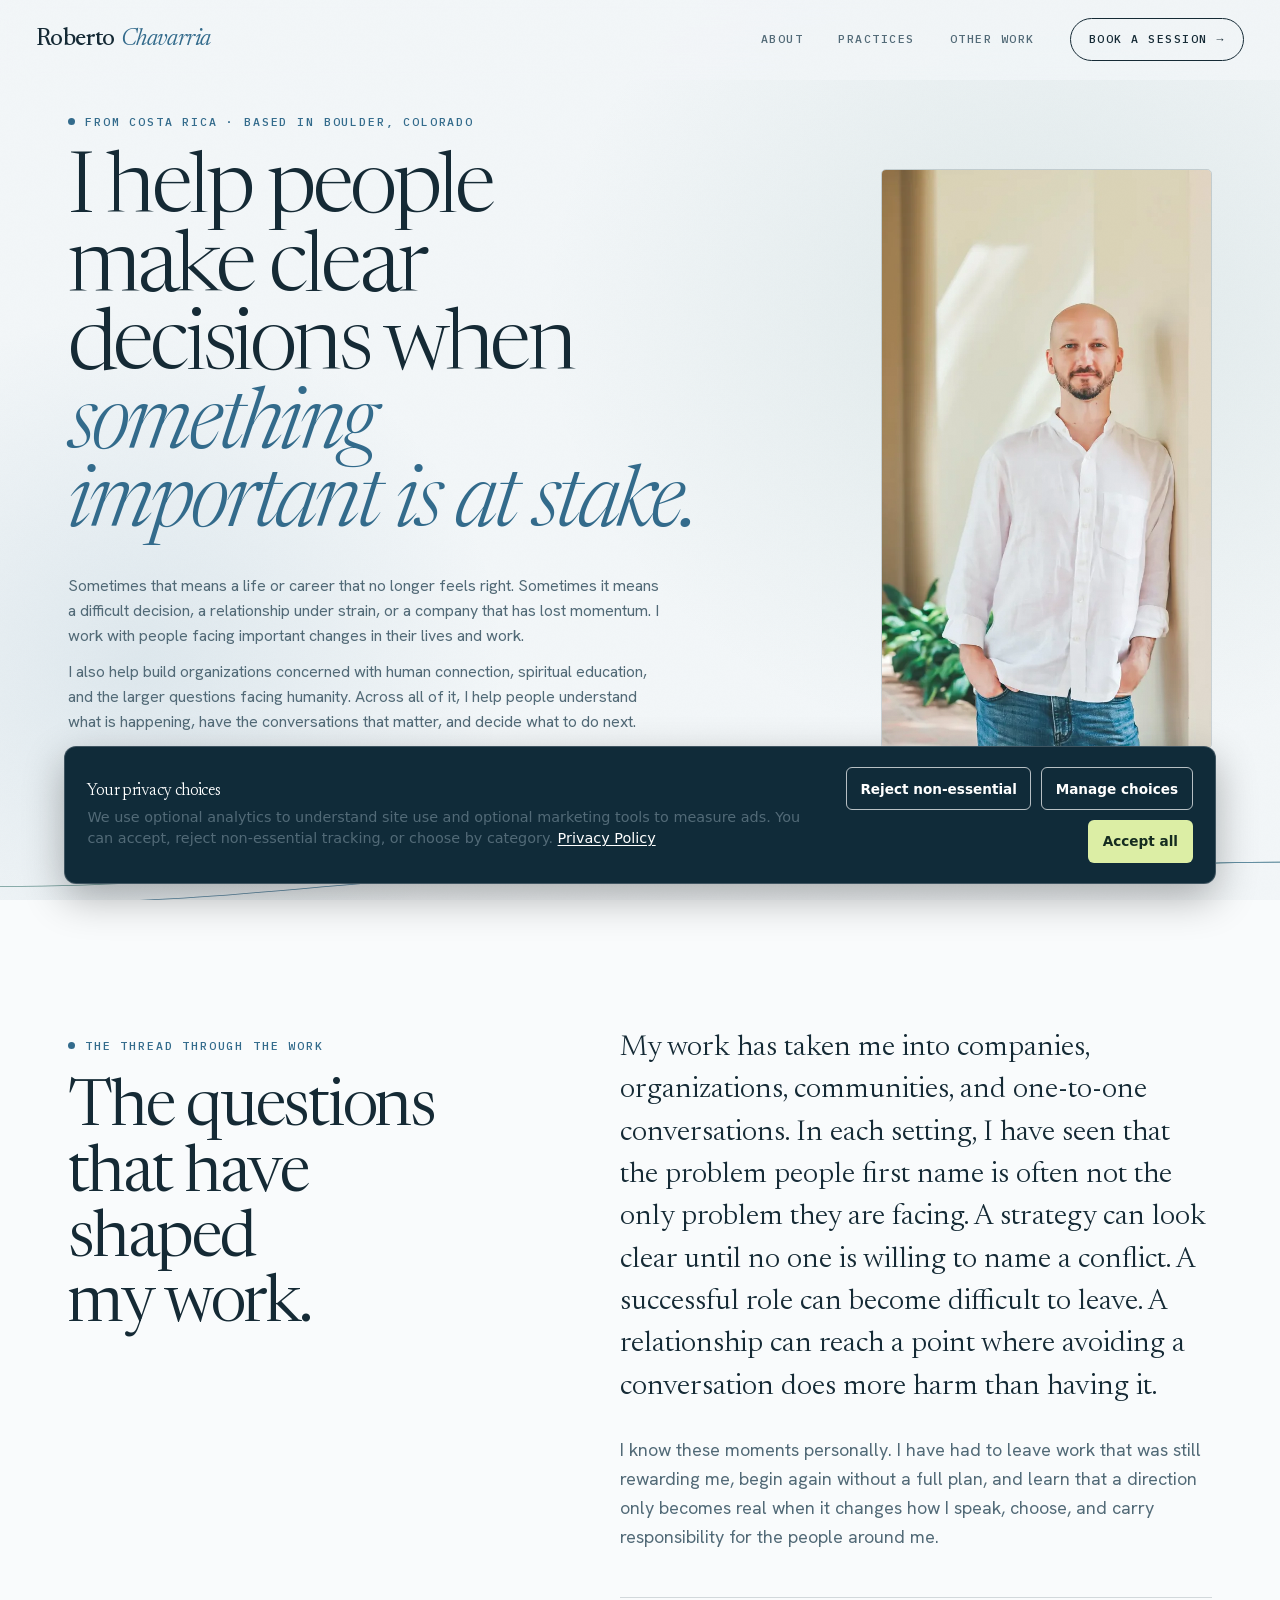
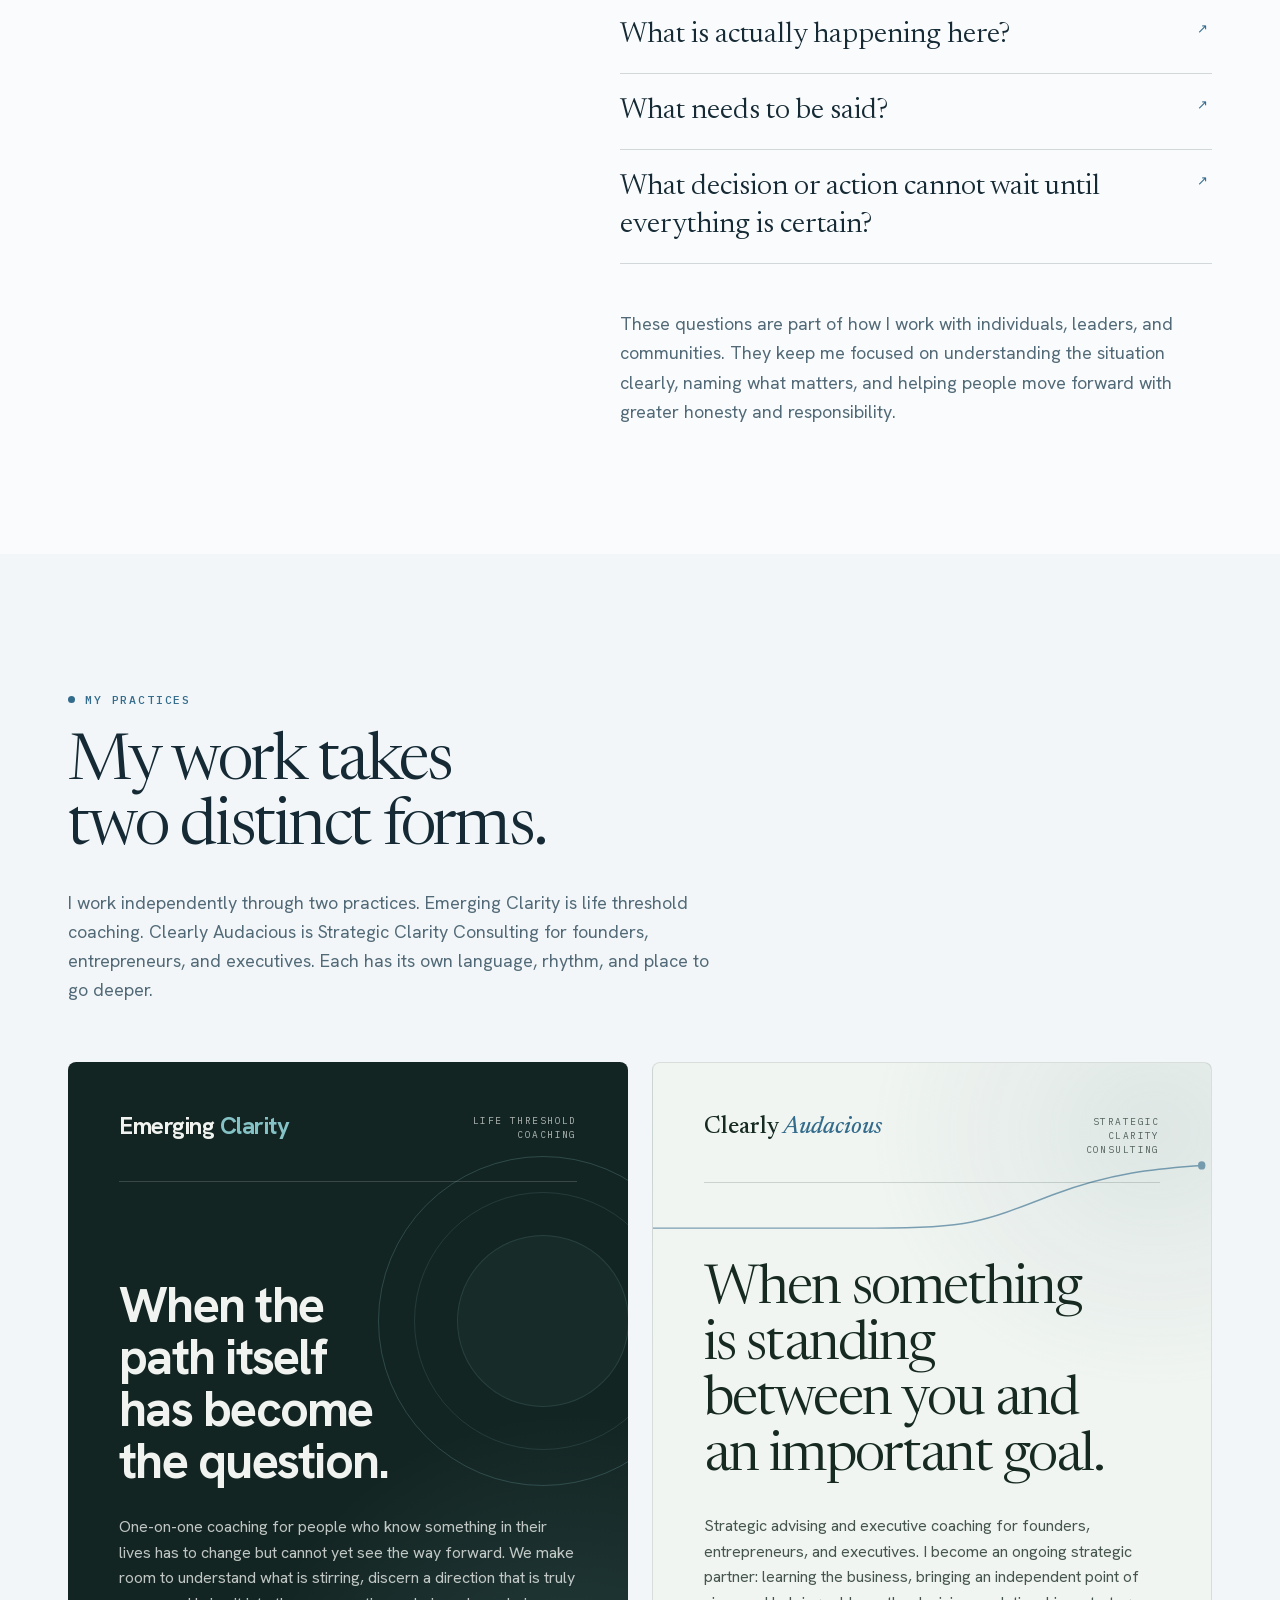
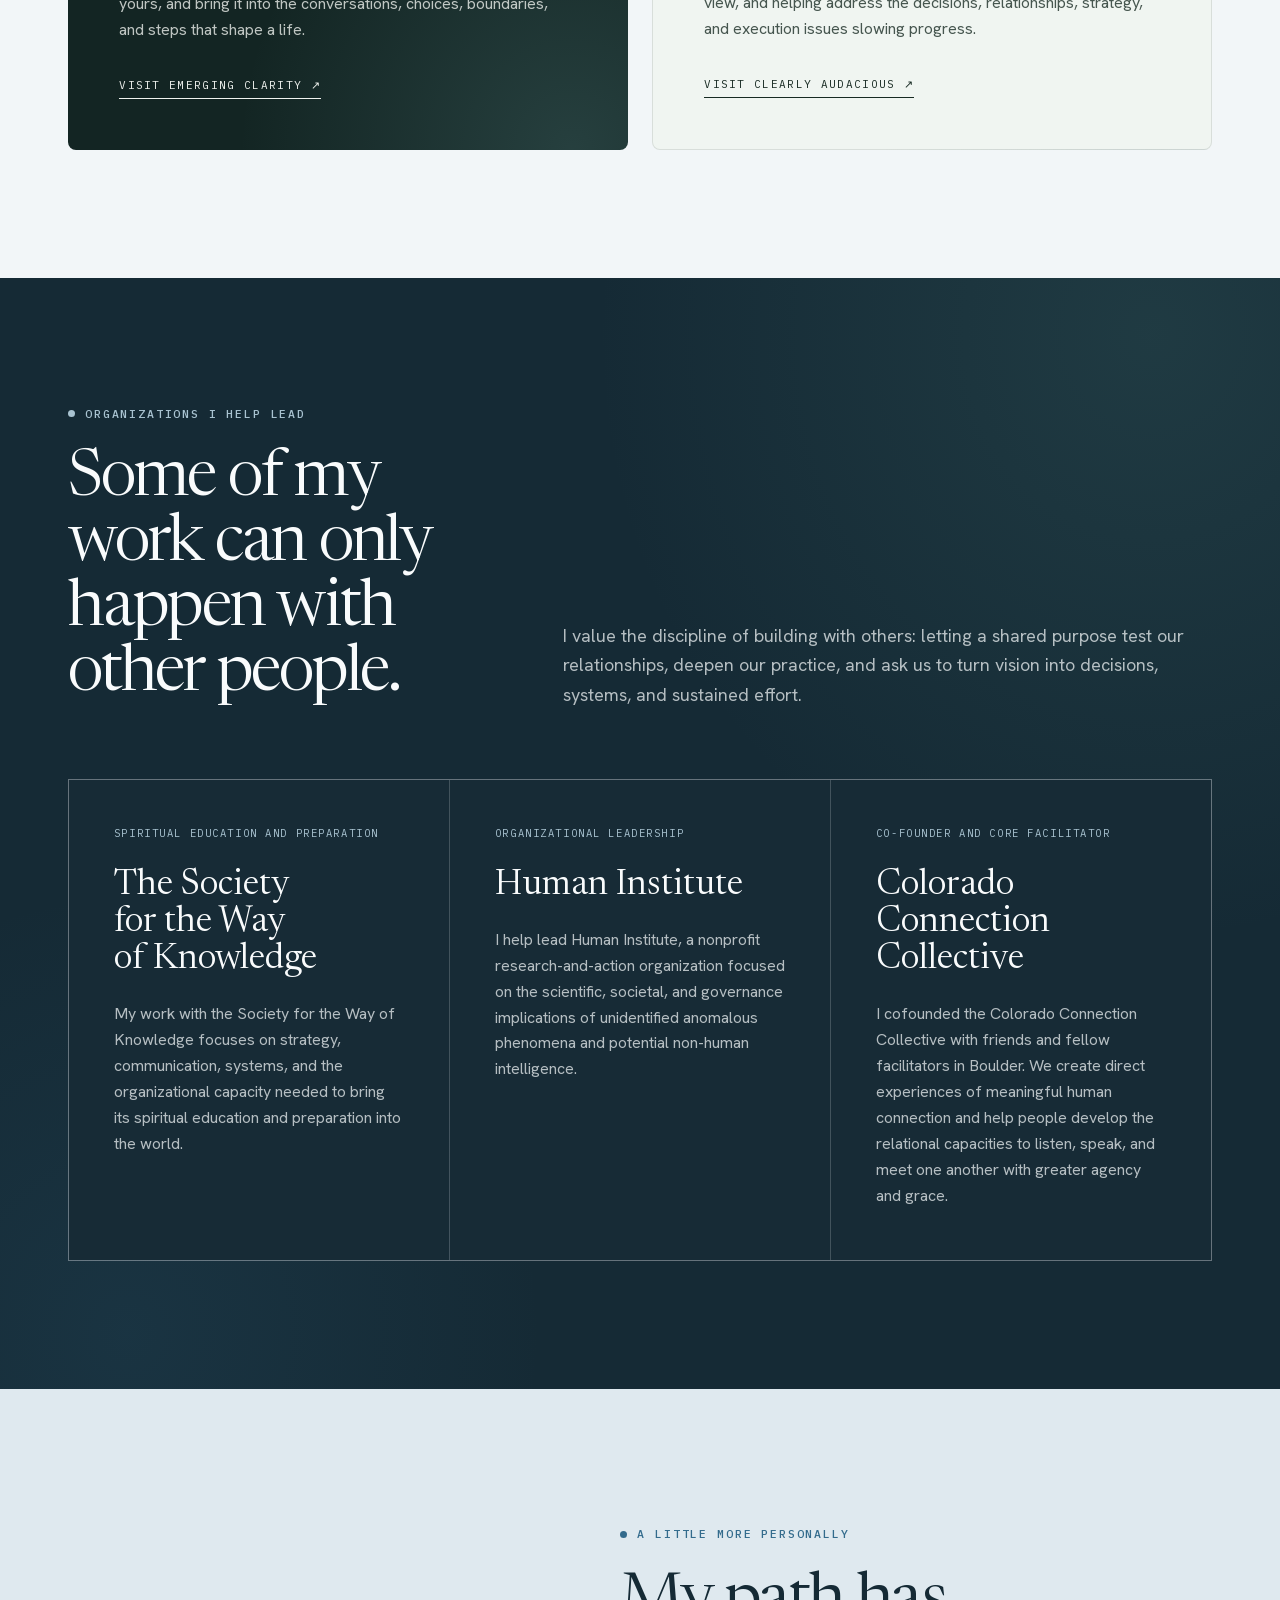
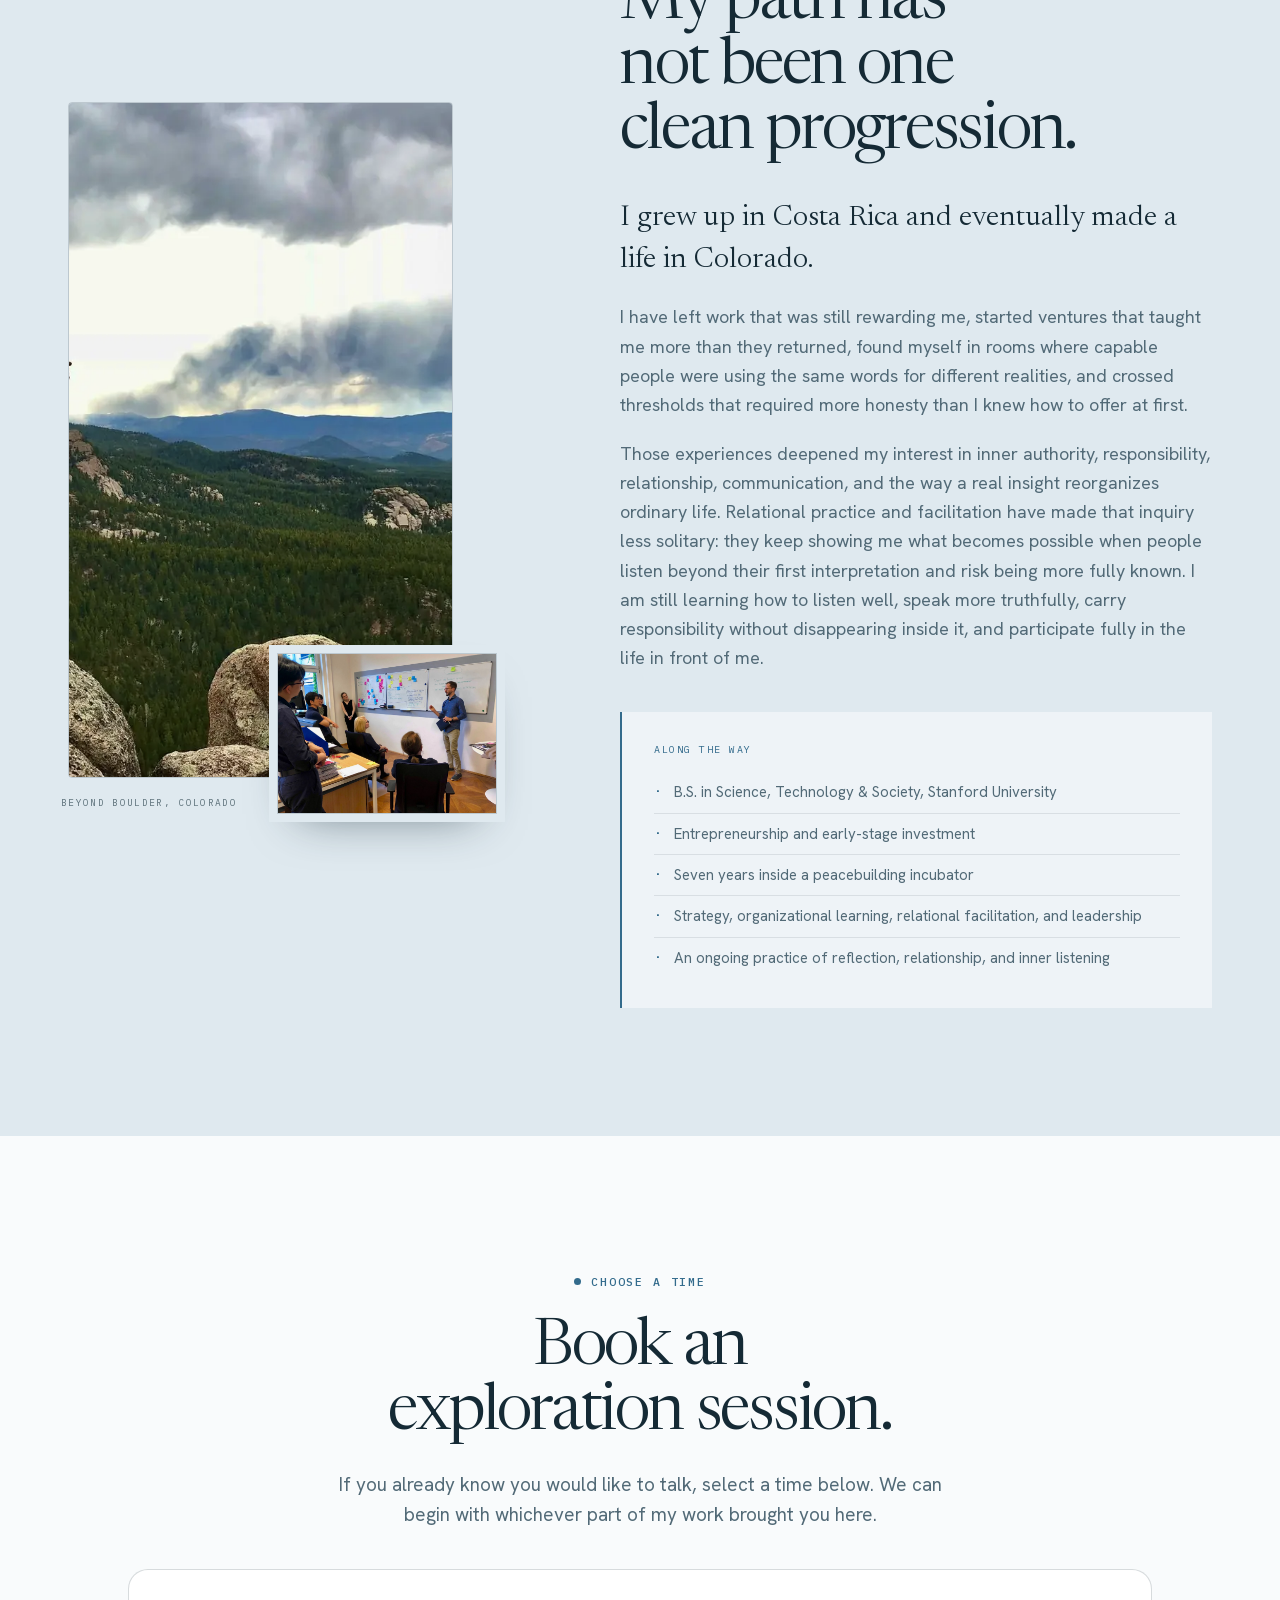
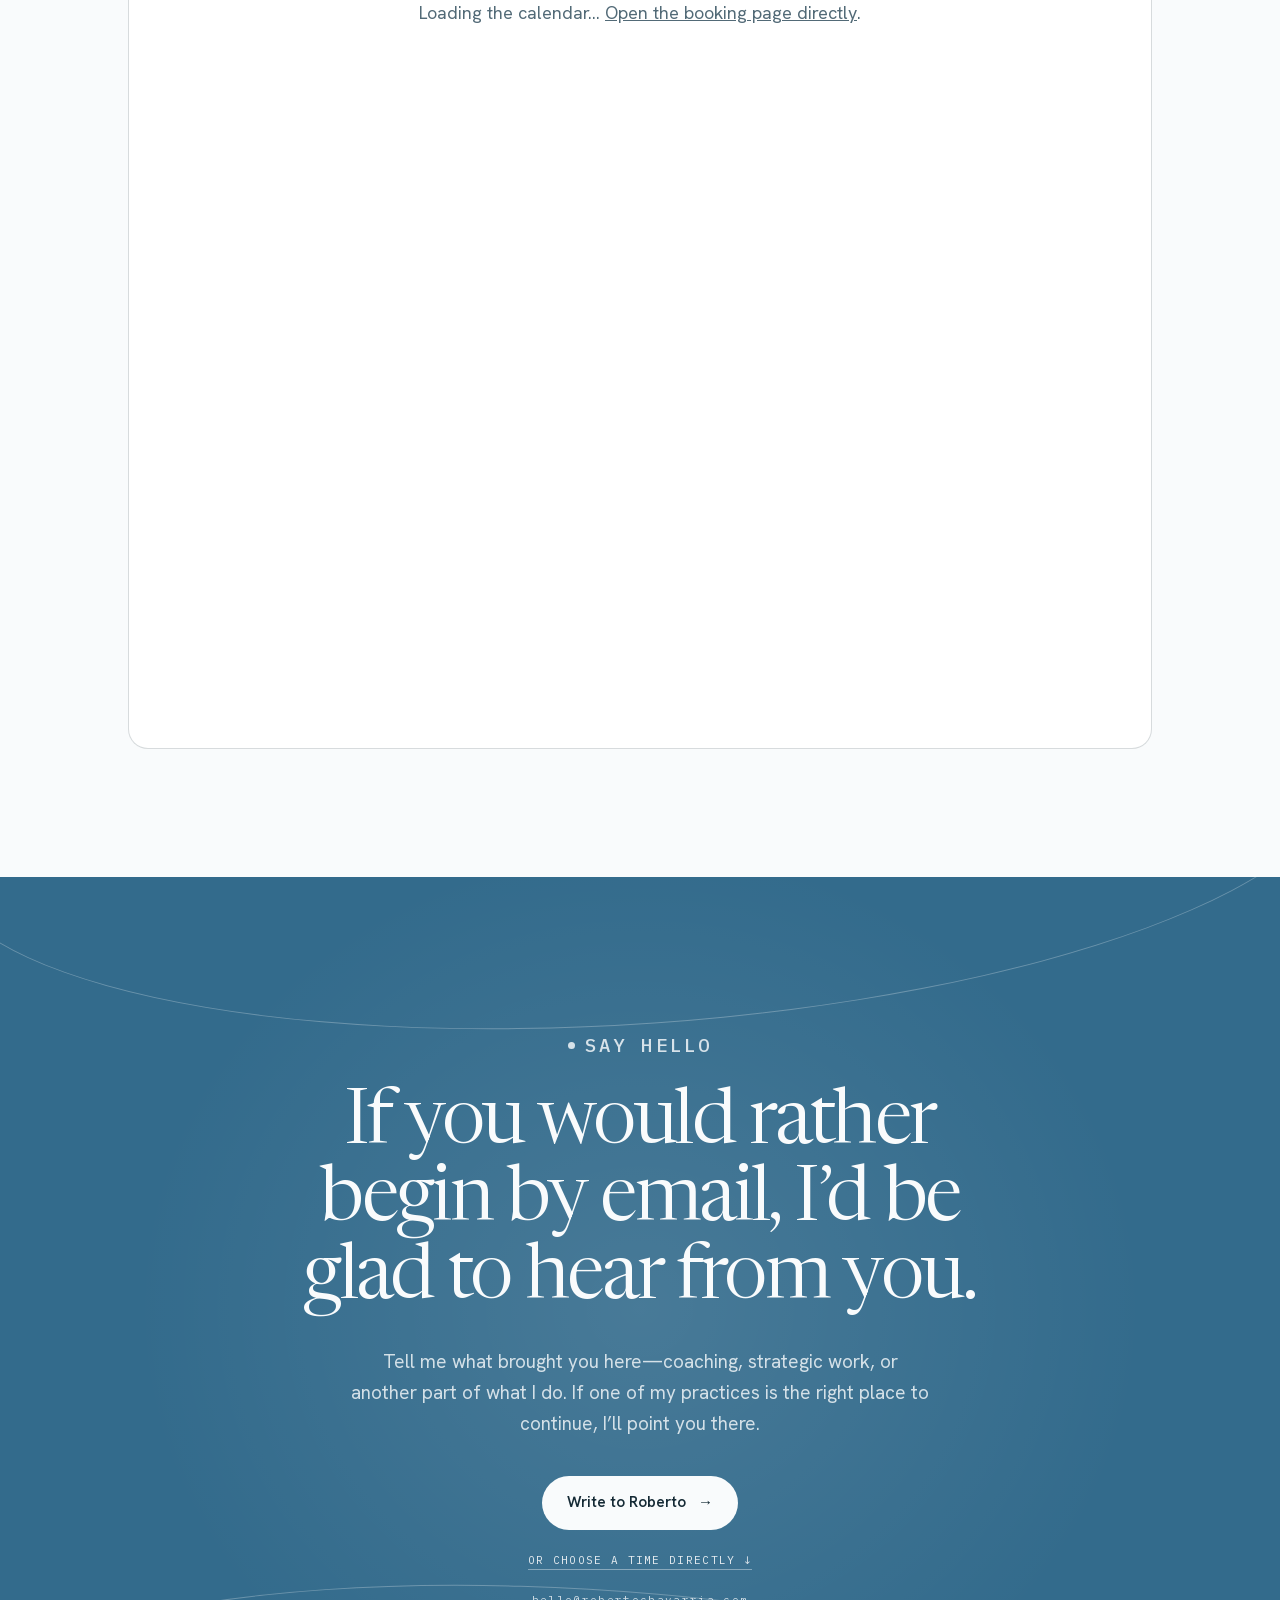
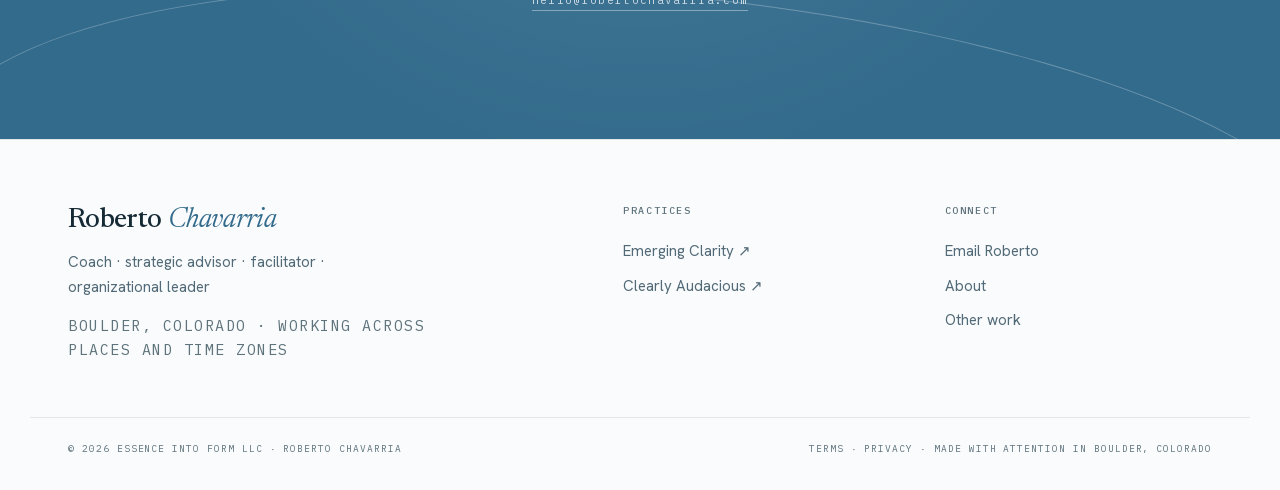
<file: index.html>
<!DOCTYPE html>
<html lang="en">
  <head>
    <meta charset="utf-8">
    <meta name="viewport" content="width=device-width, initial-scale=1">
    <title>Roberto Chavarria — Coach, strategic advisor, facilitator</title>
    <meta
      name="description"
      content="Roberto Chavarria is a coach, strategic advisor, facilitator, and organizational leader based in Boulder, Colorado. Explore Emerging Clarity, Clearly Audacious, and the organizations he helps carry."
   >
    <link rel="canonical" href="https://robertochavarria.com/">
    <meta name="theme-color" content="#f2f6f8">
    <meta property="og:type" content="profile">
    <meta property="og:site_name" content="Roberto Chavarria">
    <meta property="og:title" content="Roberto Chavarria">
    <meta
      property="og:description"
      content="Coach, strategic advisor, facilitator, and organizational leader behind Emerging Clarity and Clearly Audacious."
   >
    <meta property="og:url" content="https://robertochavarria.com/">
    <meta property="og:image" content="https://robertochavarria.com/assets/og-image.jpg?v=3">
    <meta property="og:image:width" content="1200">
    <meta property="og:image:height" content="630">
    <meta name="twitter:card" content="summary_large_image">
    <link rel="icon" href="/assets/favicon.svg" type="image/svg+xml">
    <link rel="preload" href="/assets/fonts/newsreader-normal-latin.woff2" as="font" type="font/woff2" crossorigin>
    <link rel="preload" href="/assets/fonts/newsreader-italic-latin.woff2" as="font" type="font/woff2" crossorigin>
    <link rel="preload" href="/assets/fonts/hanken-grotesk-latin.woff2" as="font" type="font/woff2" crossorigin>
    <link rel="stylesheet" href="/styles.css?v=7">
    <link rel="stylesheet" href="/assets/consent.css?v=1">
    <script defer src="/assets/consent.js?v=2"></script>
    <noscript>
      <style>
        .reveal { opacity: 1 !important; transform: none !important; }
      </style>
    </noscript>
    <script type="application/ld+json">{"@context":"https://schema.org","@graph":[{"@type":"Organization","@id":"https://robertochavarria.com/#organization","name":"Essence Into Form LLC","url":"https://robertochavarria.com/","email":"hello@robertochavarria.com"},{"@type":"Person","@id":"https://robertochavarria.com/#person","name":"Roberto Chavarria","url":"https://robertochavarria.com/","image":"https://robertochavarria.com/assets/roberto-portrait.webp","email":"hello@robertochavarria.com","jobTitle":["Coach","Strategic advisor","Facilitator","Organizational leader"],"homeLocation":{"@type":"Place","name":"Boulder, Colorado"},"alumniOf":{"@type":"CollegeOrUniversity","name":"Stanford University"}},{"@type":"WebSite","@id":"https://robertochavarria.com/#website","url":"https://robertochavarria.com/","name":"Roberto Chavarria","publisher":{"@id":"https://robertochavarria.com/#organization"},"inLanguage":"en"},{"@type":"ProfilePage","@id":"https://robertochavarria.com/#webpage","url":"https://robertochavarria.com/","name":"Roberto Chavarria — Coach, strategic advisor, facilitator","description":null,"isPartOf":{"@id":"https://robertochavarria.com/#website"},"mainEntity":{"@id":"https://robertochavarria.com/#person"},"primaryImageOfPage":{"@type":"ImageObject","url":"https://robertochavarria.com/assets/og-image.jpg?v=3"}}]}</script>
</head>
  <body>
    <a class="skip-link" href="#main">Skip to content</a>

    <header class="site-header" id="site-header">
      <a class="wordmark" href="#top" aria-label="Roberto Chavarria home">
        <span>Roberto</span> <em>Chavarria</em>
      </a>
      <button
        class="menu-toggle"
        type="button"
        aria-label="Open menu"
        aria-controls="site-nav"
        aria-expanded="false"
      >
        <span></span><span></span><span></span>
      </button>
      <nav class="site-nav" id="site-nav" aria-label="Primary navigation">
        <a href="#about">About</a>
        <a href="#practices">Practices</a>
        <a href="#involved">Other work</a>
        <a class="nav-contact" href="#book">Book a session <span aria-hidden="true">→</span></a>
      </nav>
    </header>

    <main id="main">
      <section class="hero" id="top" aria-labelledby="hero-title">
        <div class="hero-wash" aria-hidden="true"></div>
        <div class="wrap hero-grid">
          <div class="hero-copy">
            <p class="eyebrow">From Costa Rica · Based in Boulder, Colorado</p>
            <h1 id="hero-title">
              I help people make clear decisions when <em>something important is at stake.</em>
            </h1>
            <div class="hero-intro">
              <p>
                Sometimes that means a life or career that no longer feels right. Sometimes it means a difficult decision, a relationship under strain, or a company that has lost momentum. I work with people facing important changes in their lives and work.
              </p>
              <p>
                I also help build organizations concerned with human connection, spiritual education, and the larger questions facing humanity. Across all of it, I help people understand what is happening, have the conversations that matter, and decide what to do next.
              </p>
            </div>
            <div class="hero-actions">
              <a class="button" href="#practices">Explore my practices <span aria-hidden="true">↓</span></a>
              <a class="text-link" href="#about">A little about me <span aria-hidden="true">→</span></a>
            </div>
          </div>

          <figure class="hero-portrait">
            <div class="portrait-frame">
              <img
                src="/assets/roberto-portrait.webp"
                alt="Roberto Chavarria smiling"
                width="720"
                height="1080"
                fetchpriority="high"
             >
            </div>
          </figure>
        </div>

        <svg class="confluence" viewBox="0 0 1440 180" preserveAspectRatio="none" aria-hidden="true">
          <path class="path path-one" d="M0 120 C280 120 360 48 620 48 C790 48 810 108 1012 108 C1190 108 1240 70 1440 70" />
          <path class="path path-two" d="M0 154 C310 154 400 92 650 92 C820 92 846 108 1012 108 C1190 108 1240 70 1440 70" />
          <circle cx="1012" cy="108" r="6" />
        </svg>
      </section>

      <section class="opening section" id="about" aria-labelledby="about-title">
        <div class="wrap opening-grid">
          <div class="section-heading reveal">
            <p class="eyebrow">The thread through the work</p>
            <h2 id="about-title">The questions that have shaped my work.</h2>
          </div>
          <div class="opening-body reveal" data-delay="1">
            <p class="lead">
              My work has taken me into companies, organizations, communities, and one-to-one conversations. In each setting, I have seen that the problem people first name is often not the only problem they are facing. A strategy can look clear until no one is willing to name a conflict. A successful role can become difficult to leave. A relationship can reach a point where avoiding a conversation does more harm than having it.
            </p>
            <p>
              I know these moments personally. I have had to leave work that was still rewarding me, begin again without a full plan, and learn that a direction only becomes real when it changes how I speak, choose, and carry responsibility for the people around me.
            </p>
            <ul class="question-list" aria-label="Questions that guide Roberto's work">
              <li>What is actually happening here?</li>
              <li>What needs to be said?</li>
              <li>What decision or action cannot wait until everything is certain?</li>
            </ul>
            <p>
              These questions are part of how I work with individuals, leaders, and communities. They keep me focused on understanding the situation clearly, naming what matters, and helping people move forward with greater honesty and responsibility.
            </p>
          </div>
        </div>
      </section>

      <section class="practices section" id="practices" aria-labelledby="practices-title">
        <div class="wrap">
          <div class="section-heading practices-heading reveal">
            <p class="eyebrow">My practices</p>
            <h2 id="practices-title">My work takes two distinct forms.</h2>
            <p>
              I work independently through two practices. Emerging Clarity is life threshold coaching. Clearly Audacious is Strategic Clarity Consulting for founders, entrepreneurs, and executives. Each has its own language, rhythm, and place to go deeper.
            </p>
          </div>

          <div class="practice-grid">
            <article class="practice-card practice-card--clarity reveal">
              <div class="practice-topline">
                <div class="practice-name practice-name--clarity">Emerging <strong>Clarity</strong></div>
                <span class="practice-kind">Life threshold coaching</span>
              </div>
              <div class="practice-copy">
                <h3>When the path itself has become the question.</h3>
                <p>
                  One-on-one coaching for people who know something in their lives has to change but cannot yet see the way forward. We make room to understand what is stirring, discern a direction that is truly yours, and bring it into the conversations, choices, boundaries, and steps that shape a life.
                </p>
              </div>
              <a class="practice-link" href="https://emergingclarity.com/">
                Visit Emerging Clarity <span aria-hidden="true">↗</span>
              </a>
              <div class="practice-orbit" aria-hidden="true"></div>
            </article>

            <article class="practice-card practice-card--audacious reveal" data-delay="1">
              <div class="practice-topline">
                <div class="practice-name practice-name--audacious">Clearly <em>Audacious</em></div>
                <span class="practice-kind">Strategic Clarity Consulting</span>
              </div>
              <div class="practice-copy">
                <h3>When something is standing between you and an important goal.</h3>
                <p>
                  Strategic advising and executive coaching for founders, entrepreneurs, and executives. I become an ongoing strategic partner: learning the business, bringing an independent point of view, and helping address the decisions, relationships, strategy, and execution issues slowing progress.
                </p>
              </div>
              <a class="practice-link" href="https://clearlyaudacious.com/">
                Visit Clearly Audacious <span aria-hidden="true">↗</span>
              </a>
              <svg class="practice-rise" viewBox="0 0 600 90" preserveAspectRatio="none" aria-hidden="true">
                <path d="M0 70 L240 70 C340 70 355 64 430 38 C500 15 548 13 590 10" />
                <circle cx="590" cy="10" r="4" />
              </svg>
            </article>
          </div>
        </div>
      </section>

      <section class="involved section" id="involved" aria-labelledby="involved-title">
        <div class="wrap">
          <div class="involved-intro reveal">
            <p class="eyebrow eyebrow--light">Organizations I help lead</p>
            <h2 id="involved-title">Some of my work can only happen with other people.</h2>
            <p>
              I value the discipline of building with others: letting a shared purpose test our relationships, deepen our practice, and ask us to turn vision into decisions, systems, and sustained effort.
            </p>
          </div>

          <div class="involvement-grid">
            <article class="involvement reveal">
              <span class="role">Spiritual education and preparation</span>
              <h3>The Society for the Way of Knowledge</h3>
              <p>
                My work with the Society for the Way of Knowledge focuses on strategy, communication, systems, and the organizational capacity needed to bring its spiritual education and preparation into the world.
              </p>
            </article>

            <article class="involvement reveal" data-delay="1">
              <span class="role">Organizational leadership</span>
              <h3>Human Institute</h3>
              <p>
                I help lead Human Institute, a nonprofit research-and-action organization focused on the scientific, societal, and governance implications of unidentified anomalous phenomena and potential non-human intelligence.
              </p>
            </article>

            <article class="involvement reveal" data-delay="2">
              <span class="role">Co-founder and core facilitator</span>
              <h3>Colorado Connection Collective</h3>
              <p>
                I cofounded the Colorado Connection Collective with friends and fellow facilitators in Boulder. We create direct experiences of meaningful human connection and help people develop the relational capacities to listen, speak, and meet one another with greater agency and grace.
              </p>
            </article>
          </div>

        </div>
      </section>

      <section class="personal section" aria-labelledby="personal-title">
        <div class="wrap personal-grid">
          <div class="personal-images reveal">
            <figure class="image-main">
              <img
                src="/assets/roberto-colorado.webp"
                alt="Roberto looking across the Colorado mountains"
                width="1200"
                height="954"
                loading="lazy"
             >
            </figure>
            <figure class="image-small">
              <img
                src="/assets/roberto-facilitating.webp"
                alt="Roberto facilitating a working session"
                width="1700"
                height="1275"
                loading="lazy"
             >
            </figure>
          </div>

          <div class="personal-copy reveal" data-delay="1">
            <p class="eyebrow">A little more personally</p>
            <h2 id="personal-title">My path has not been one clean progression.</h2>
            <p class="lead">
              I grew up in Costa Rica and eventually made a life in Colorado.
            </p>
            <p>
              I have left work that was still rewarding me, started ventures that taught me more than they returned, found myself in rooms where capable people were using the same words for different realities, and crossed thresholds that required more honesty than I knew how to offer at first.
            </p>
            <p>
              Those experiences deepened my interest in inner authority, responsibility, relationship, communication, and the way a real insight reorganizes ordinary life. Relational practice and facilitation have made that inquiry less solitary: they keep showing me what becomes possible when people listen beyond their first interpretation and risk being more fully known. I am still learning how to listen well, speak more truthfully, carry responsibility without disappearing inside it, and participate fully in the life in front of me.
            </p>
            <div class="path-note">
              <span>Along the way</span>
              <ul>
                <li>B.S. in Science, Technology &amp; Society, Stanford University</li>
                <li>Entrepreneurship and early-stage investment</li>
                <li>Seven years inside a peacebuilding incubator</li>
                <li>Strategy, organizational learning, relational facilitation, and leadership</li>
                <li>An ongoing practice of reflection, relationship, and inner listening</li>
              </ul>
            </div>
          </div>
        </div>
      </section>

      <section class="booking section" id="book" aria-labelledby="booking-title">
        <div class="wrap booking-inner reveal">
          <p class="eyebrow">Choose a time</p>
          <h2 id="booking-title">Book an exploration session.</h2>
          <p class="booking-intro">If you already know you would like to talk, select a time below. We can begin with whichever part of my work brought you here.</p>
          <div class="cal-embed-shell">
            <div style="width:100%;height:100%;overflow:scroll" id="my-cal-inline-exploration-session">
              <p class="cal-embed-fallback">Loading the calendar&hellip; <a href="https://cal.com/robertochavarria/exploration-session">Open the booking page directly</a>.</p>
            </div>
          </div>
          <script type="text/javascript">
            (function (C, A, L) { let p = function (a, ar) { a.q.push(ar); }; let d = C.document; C.Cal = C.Cal || function () { let cal = C.Cal; let ar = arguments; if (!cal.loaded) { cal.ns = {}; cal.q = cal.q || []; d.head.appendChild(d.createElement("script")).src = A; cal.loaded = true; } if (ar[0] === L) { const api = function () { p(api, arguments); }; const namespace = ar[1]; api.q = api.q || []; if(typeof namespace === "string"){cal.ns[namespace] = cal.ns[namespace] || api;p(cal.ns[namespace], ar);p(cal, ["initNamespace", namespace]);} else p(cal, ar); return;} p(cal, ar); }; })(window, "https://app.cal.com/embed/embed.js", "init");
            Cal("init", "exploration-session", {origin:"https://app.cal.com"});
            Cal.config = Cal.config || {};
            Cal.config.forwardQueryParams = true;
            Cal.ns["exploration-session"]("inline", {
              elementOrSelector:"#my-cal-inline-exploration-session",
              config: {"layout":"month_view","useSlotsViewOnSmallScreen":"true"},
              calLink: "robertochavarria/exploration-session"
            });
            Cal.ns["exploration-session"]("ui", {"hideEventTypeDetails":false,"layout":"month_view"});
          </script>
        </div>
      </section>

      <section class="contact section" id="contact" aria-labelledby="contact-title">
        <div class="contact-lines" aria-hidden="true">
          <span></span><span></span>
        </div>
        <div class="wrap contact-inner reveal">
          <p class="eyebrow">Say hello</p>
          <h2 id="contact-title">If you would rather begin by email, I’d be glad to hear from you.</h2>
          <p>
            Tell me what brought you here—coaching, strategic work, or another part of what I do. If one of my practices is the right place to continue, I’ll point you there.
          </p>
          <a class="button button--dark" href="mailto:hello@robertochavarria.com">
            Write to Roberto <span aria-hidden="true">→</span>
          </a>
          <a class="contact-book-link" href="#book">Or choose a time directly <span aria-hidden="true">↓</span></a>
          <a class="email" href="mailto:hello@robertochavarria.com">hello@robertochavarria.com</a>
        </div>
      </section>

    </main>

    <footer class="site-footer">
      <div class="wrap footer-grid">
        <div>
          <a class="wordmark wordmark--footer" href="#top"><span>Roberto</span> <em>Chavarria</em></a>
          <p>Coach · strategic advisor · facilitator · organizational leader</p>
          <p class="location">Boulder, Colorado · Working across places and time zones</p>
        </div>
        <div class="footer-col">
          <h2>Practices</h2>
          <a href="https://emergingclarity.com/">Emerging Clarity ↗</a>
          <a href="https://clearlyaudacious.com/">Clearly Audacious ↗</a>
        </div>
        <div class="footer-col">
          <h2>Connect</h2>
          <a href="mailto:hello@robertochavarria.com">Email Roberto</a>
          <a href="#about">About</a>
          <a href="#involved">Other work</a>
        </div>
      </div>
      <div class="wrap footer-base">
        <span>© 2026 Essence Into Form LLC · Roberto Chavarria</span>
        <span><a href="/terms/">Terms</a> · <a href="/privacy/">Privacy</a> · Made with attention in Boulder, Colorado</span>
      </div>
    </footer>

    <script src="/site.js?v=1"></script>
  </body>
</html>
</file>
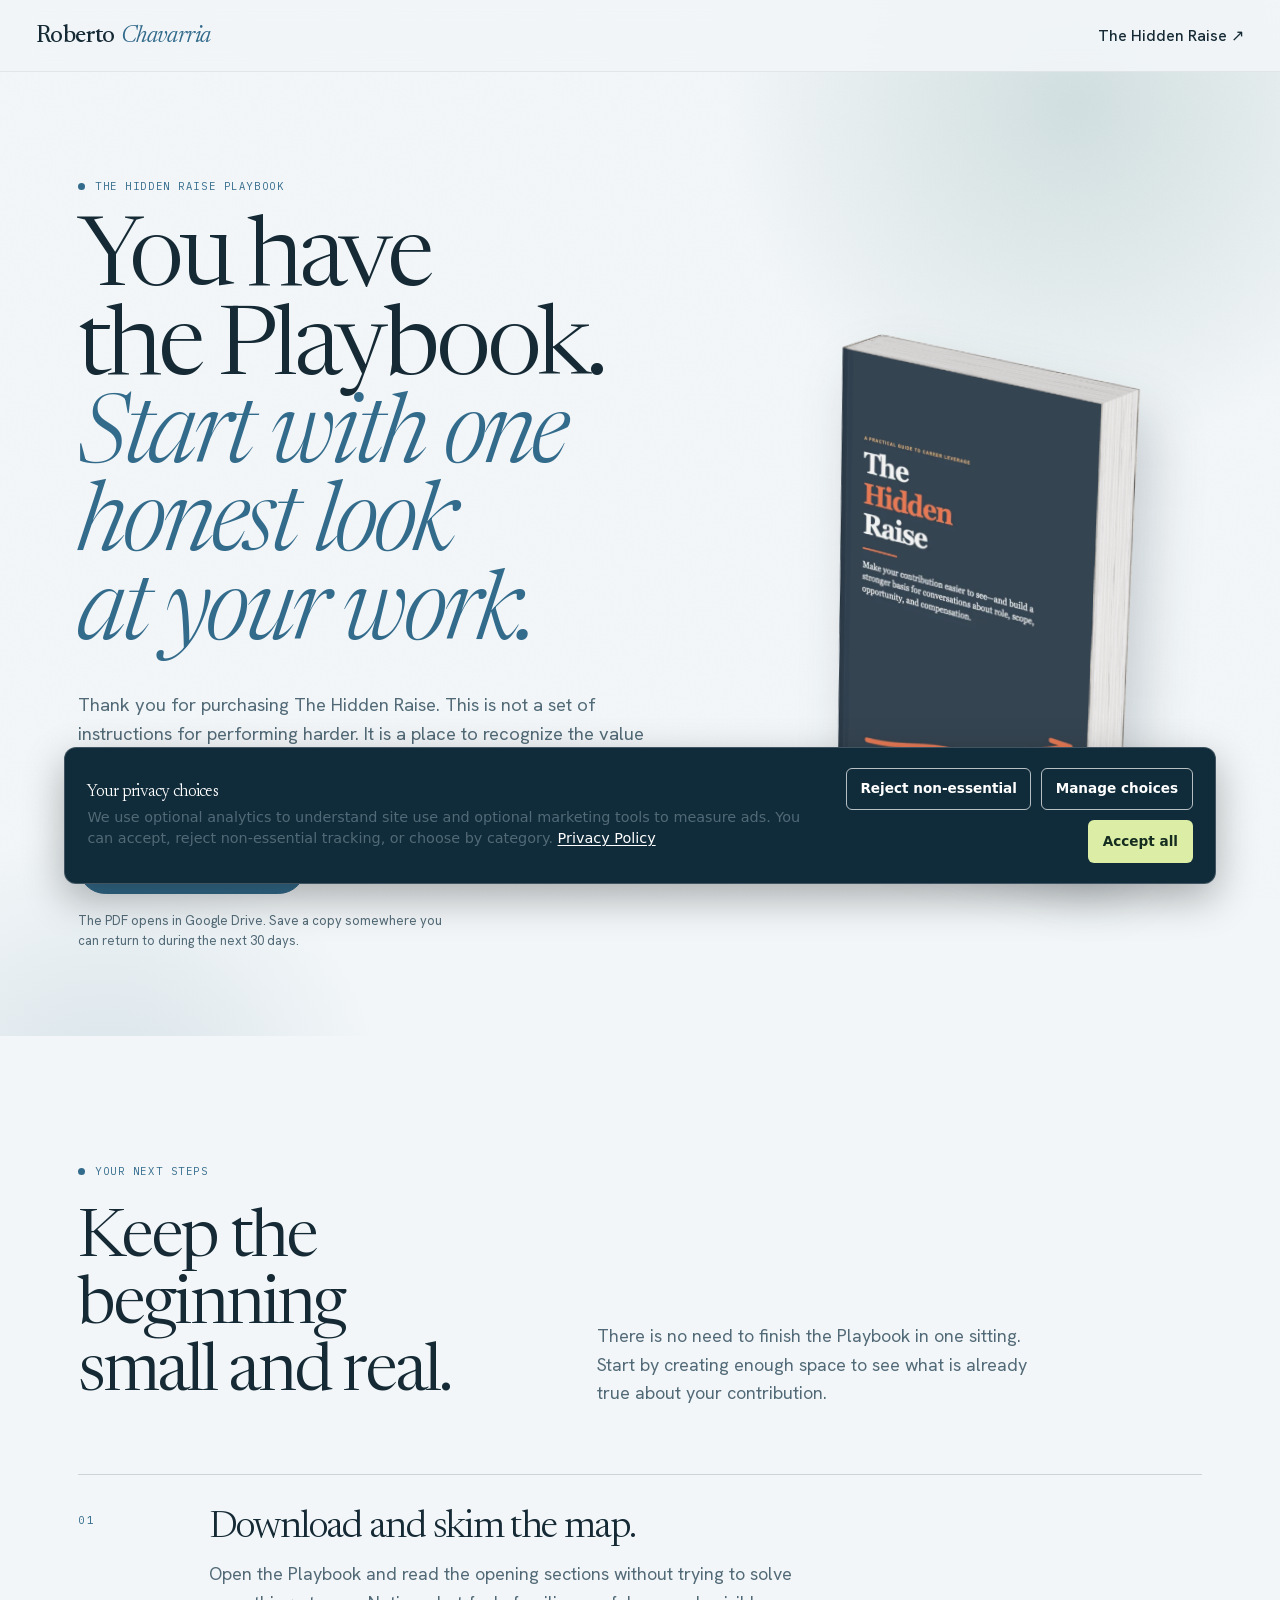
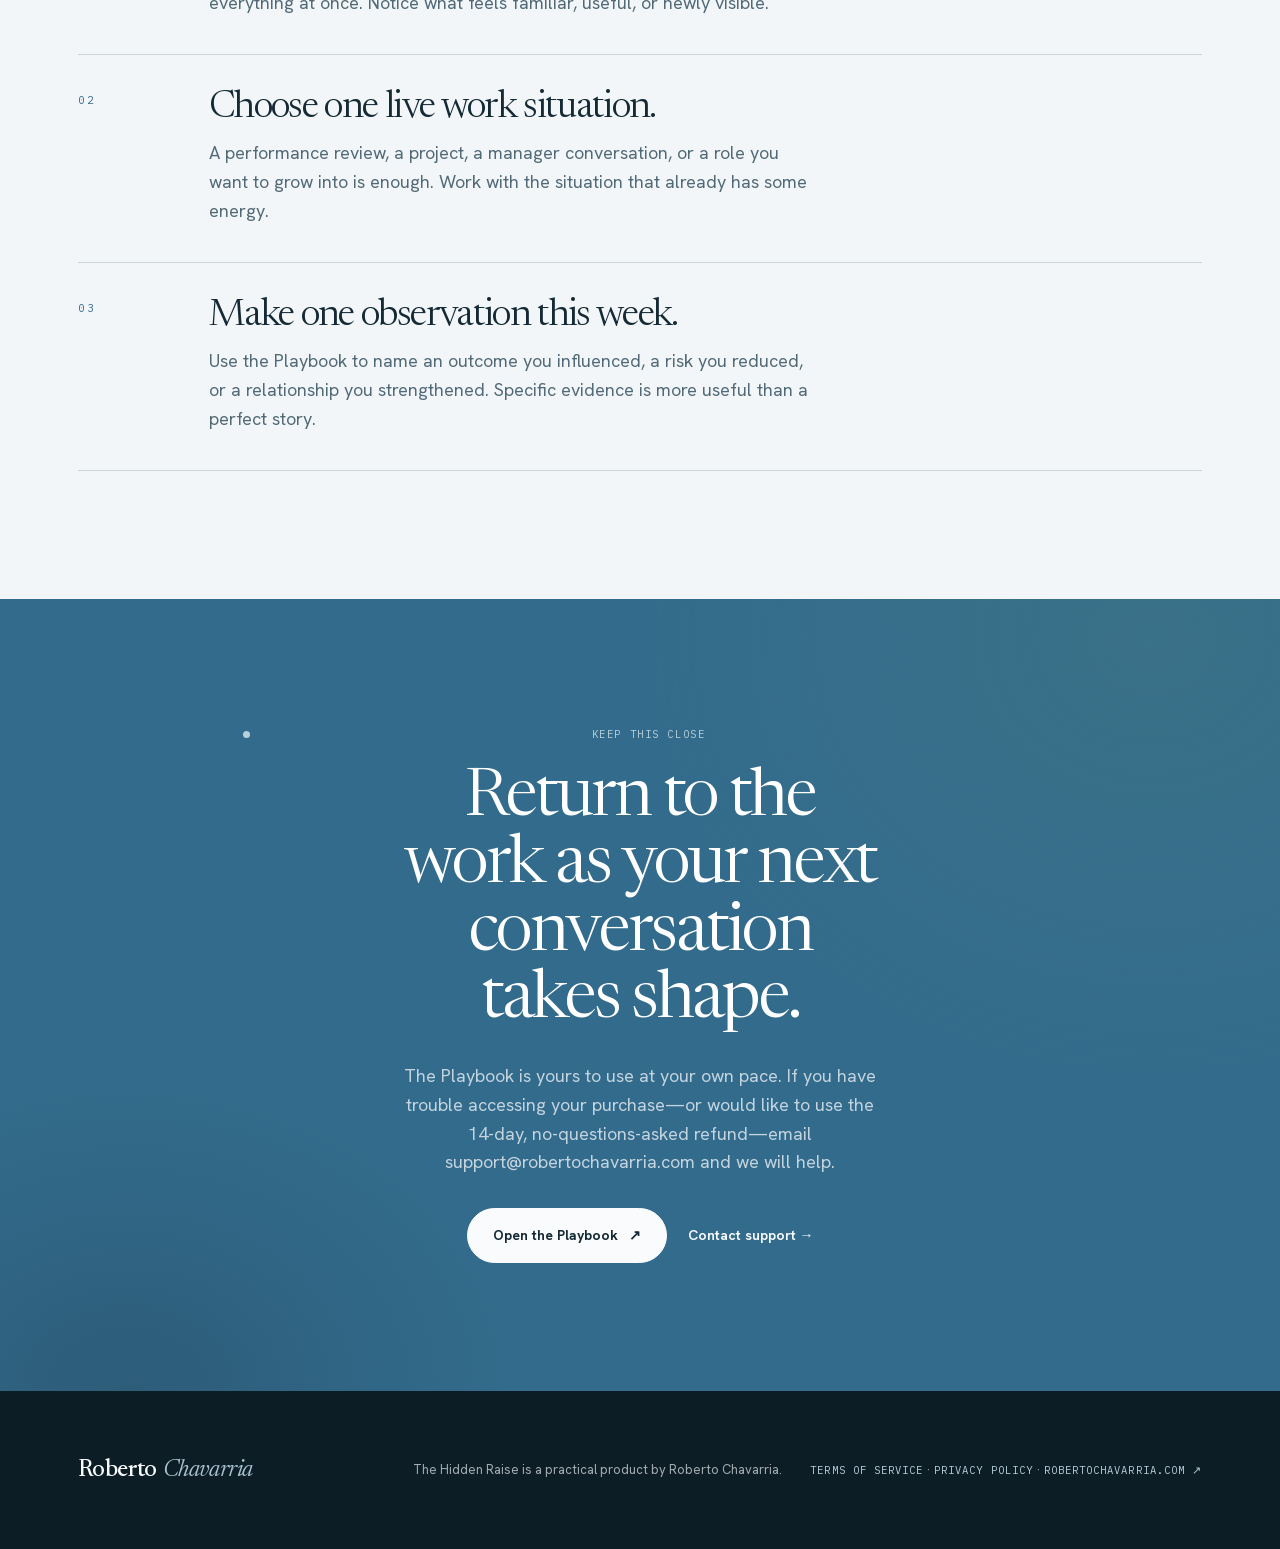
<file: hidden-raise-pdf-onboard/index.html>
<!DOCTYPE html>
<html lang="en">
  <head>
    <meta charset="utf-8">
    <meta name="viewport" content="width=device-width, initial-scale=1">
    <meta name="robots" content="noindex,nofollow,noarchive">
    <title>Your Hidden Raise Playbook — Start Here</title>
    <meta name="description" content="Download your copy of The Hidden Raise Playbook and choose a grounded first step.">
    <link rel="canonical" href="https://robertochavarria.com/hidden-raise-pdf-onboard/">
    <meta name="theme-color" content="#f2f6f8">
    <link rel="icon" href="/assets/favicon.svg" type="image/svg+xml">
    <link rel="preload" href="/assets/fonts/newsreader-normal-latin.woff2" as="font" type="font/woff2" crossorigin>
    <link rel="preload" href="/assets/fonts/newsreader-italic-latin.woff2" as="font" type="font/woff2" crossorigin>
    <link rel="preload" href="/assets/fonts/hanken-grotesk-latin.woff2" as="font" type="font/woff2" crossorigin>
    <link rel="stylesheet" href="/hidden-raise/hidden-raise.css?v=1">
    <link rel="stylesheet" href="/hidden-raise-pdf-onboard/onboard.css?v=1">
    <link rel="stylesheet" href="/assets/consent.css?v=1">
    <script defer src="/assets/consent.js?v=2"></script>
  </head>
  <body>
    <a class="skip-link" href="#main">Skip to content</a>

    <header class="site-header">
      <a class="wordmark" href="/" aria-label="Roberto Chavarria home"><span>Roberto</span> <em>Chavarria</em></a>
      <a class="header-back" href="/hidden-raise/"><span class="back-long">The Hidden Raise</span><span class="back-short">Playbook</span> <span aria-hidden="true">↗</span></a>
    </header>

    <main id="main">
      <section class="onboard-hero" aria-labelledby="welcome-title">
        <div class="hero-glow hero-glow--one" aria-hidden="true"></div>
        <div class="hero-glow hero-glow--two" aria-hidden="true"></div>
        <div class="wrap onboard-hero__inner">
          <div class="onboard-hero__copy">
            <p class="eyebrow">The Hidden Raise Playbook</p>
            <h1 id="welcome-title">You have the Playbook. <em>Start with one honest look at your work.</em></h1>
            <p class="onboard-hero__lead">Thank you for purchasing The Hidden Raise. This is not a set of instructions for performing harder. It is a place to recognize the value already present in your work—and make it easier for the right people to see.</p>
            <a class="button" href="https://drive.google.com/file/d/1uK5rKzfWC1PuU56kR-J4ga762YQPUsJR/view?usp=sharing" target="_blank" rel="noopener noreferrer">Download the Playbook <span aria-hidden="true">↓</span></a>
            <p class="onboard-hero__note">The PDF opens in Google Drive. Save a copy somewhere you can return to during the next 30 days.</p>
          </div>
          <div class="onboard-hero__book">
            <img src="/assets/hidden-raise/hidden-raise-playbook-mockup.png" alt="The Hidden Raise Playbook cover" width="1545" height="1999">
          </div>
        </div>
      </section>

      <!-- A short welcome-video section can be added here once Roberto has recorded it. -->

      <section class="section first-steps" aria-labelledby="first-steps-title">
        <div class="wrap">
          <div class="first-steps__heading">
            <p class="eyebrow">Your next steps</p>
            <h2 id="first-steps-title">Keep the beginning small and real.</h2>
            <p>There is no need to finish the Playbook in one sitting. Start by creating enough space to see what is already true about your contribution.</p>
          </div>
          <ol class="first-steps__list">
            <li>
              <span>01</span>
              <div><h3>Download and skim the map.</h3><p>Open the Playbook and read the opening sections without trying to solve everything at once. Notice what feels familiar, useful, or newly visible.</p></div>
            </li>
            <li>
              <span>02</span>
              <div><h3>Choose one live work situation.</h3><p>A performance review, a project, a manager conversation, or a role you want to grow into is enough. Work with the situation that already has some energy.</p></div>
            </li>
            <li>
              <span>03</span>
              <div><h3>Make one observation this week.</h3><p>Use the Playbook to name an outcome you influenced, a risk you reduced, or a relationship you strengthened. Specific evidence is more useful than a perfect story.</p></div>
            </li>
          </ol>
        </div>
      </section>

      <section class="section support" aria-labelledby="support-title">
        <div class="wrap support__inner">
          <p class="eyebrow eyebrow--light">Keep this close</p>
          <h2 id="support-title">Return to the work as your next conversation takes shape.</h2>
          <p>The Playbook is yours to use at your own pace. If you have trouble accessing your purchase—or would like to use the 14-day, no-questions-asked refund—email support@robertochavarria.com and we will help.</p>
          <div class="support__actions">
            <a class="button button--paper" href="https://drive.google.com/file/d/1uK5rKzfWC1PuU56kR-J4ga762YQPUsJR/view?usp=sharing" target="_blank" rel="noopener noreferrer">Open the Playbook <span aria-hidden="true">↗</span></a>
            <a class="support__link" href="mailto:support@robertochavarria.com">Contact support <span aria-hidden="true">→</span></a>
          </div>
        </div>
      </section>
    </main>

    <footer class="site-footer">
      <div class="wrap footer-inner">
        <a class="wordmark wordmark--footer" href="/"><span>Roberto</span> <em>Chavarria</em></a>
        <p>The Hidden Raise is a practical product by Roberto Chavarria.</p>
        <p><a href="/terms/">Terms of Service</a> · <a href="/privacy/">Privacy Policy</a> · <a href="/">RobertoChavarria.com <span aria-hidden="true">↗</span></a></p>
      </div>
    </footer>
  </body>
</html>
</file>
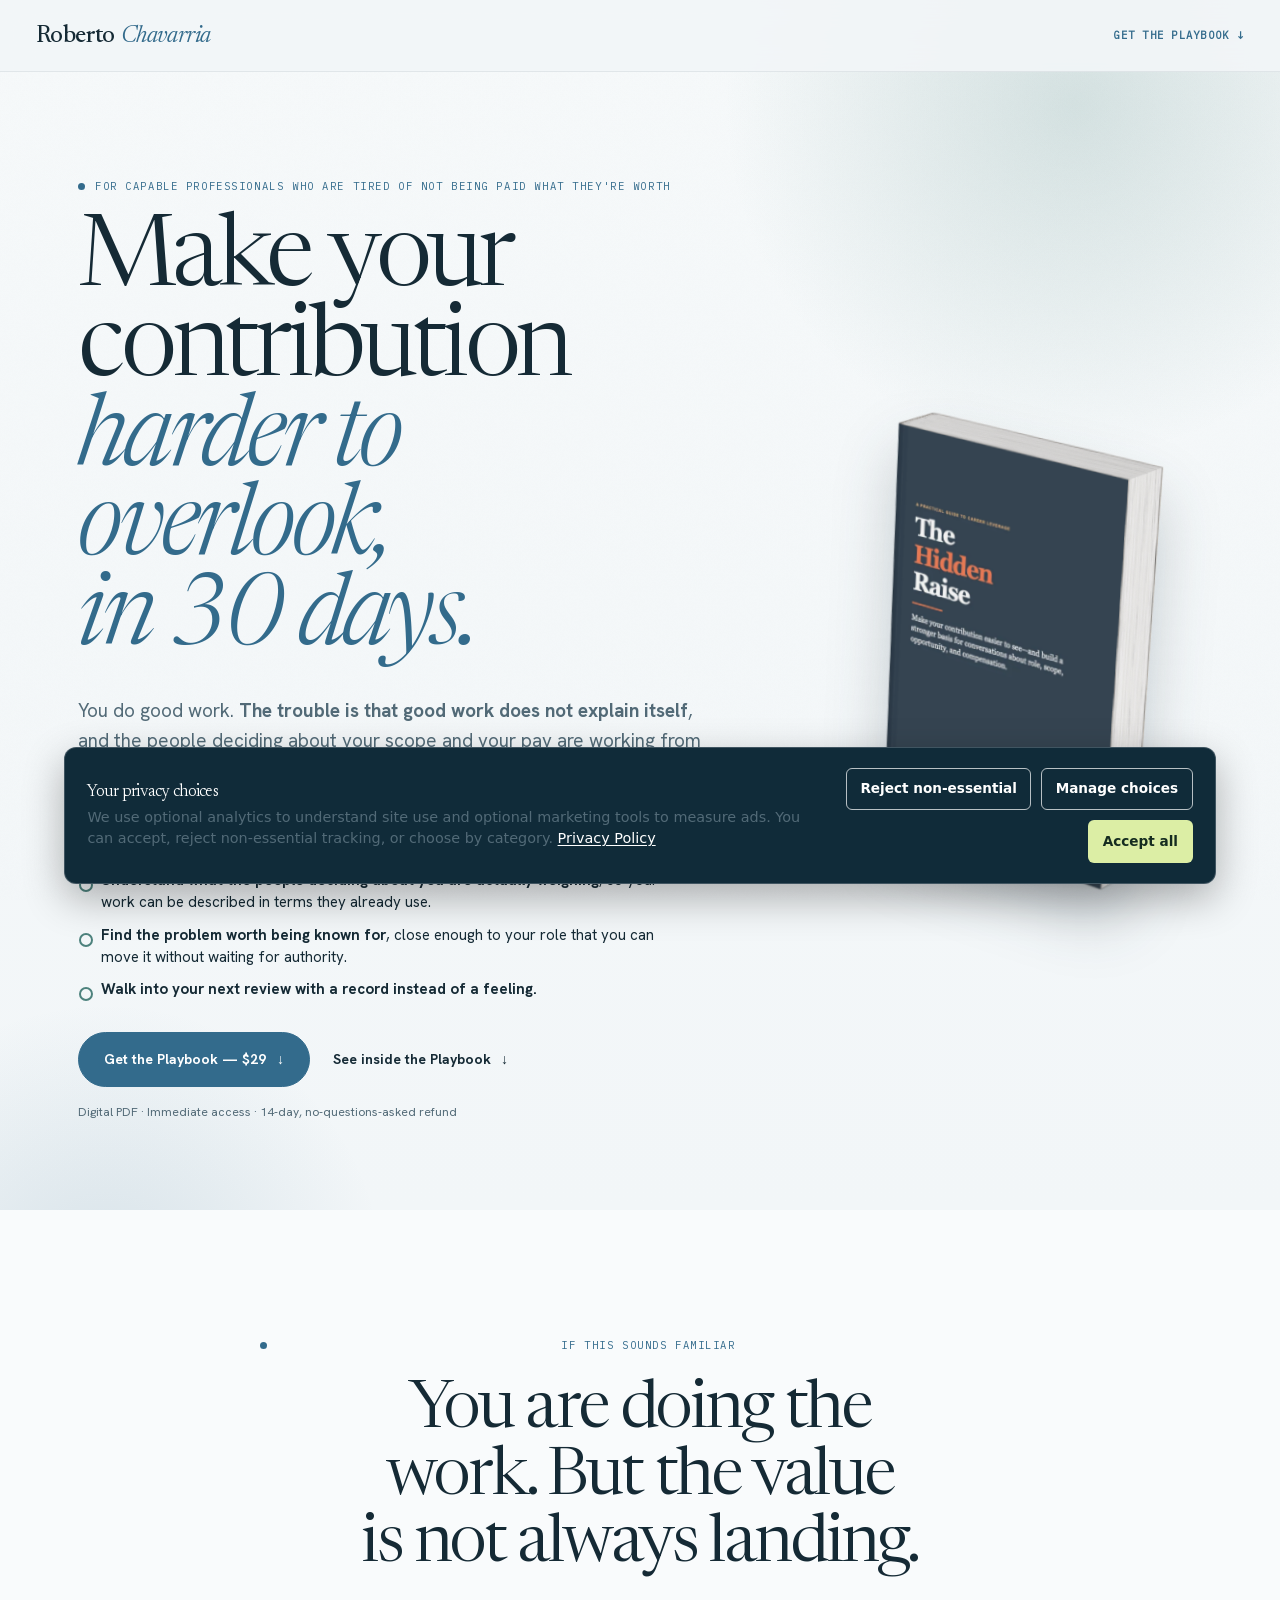
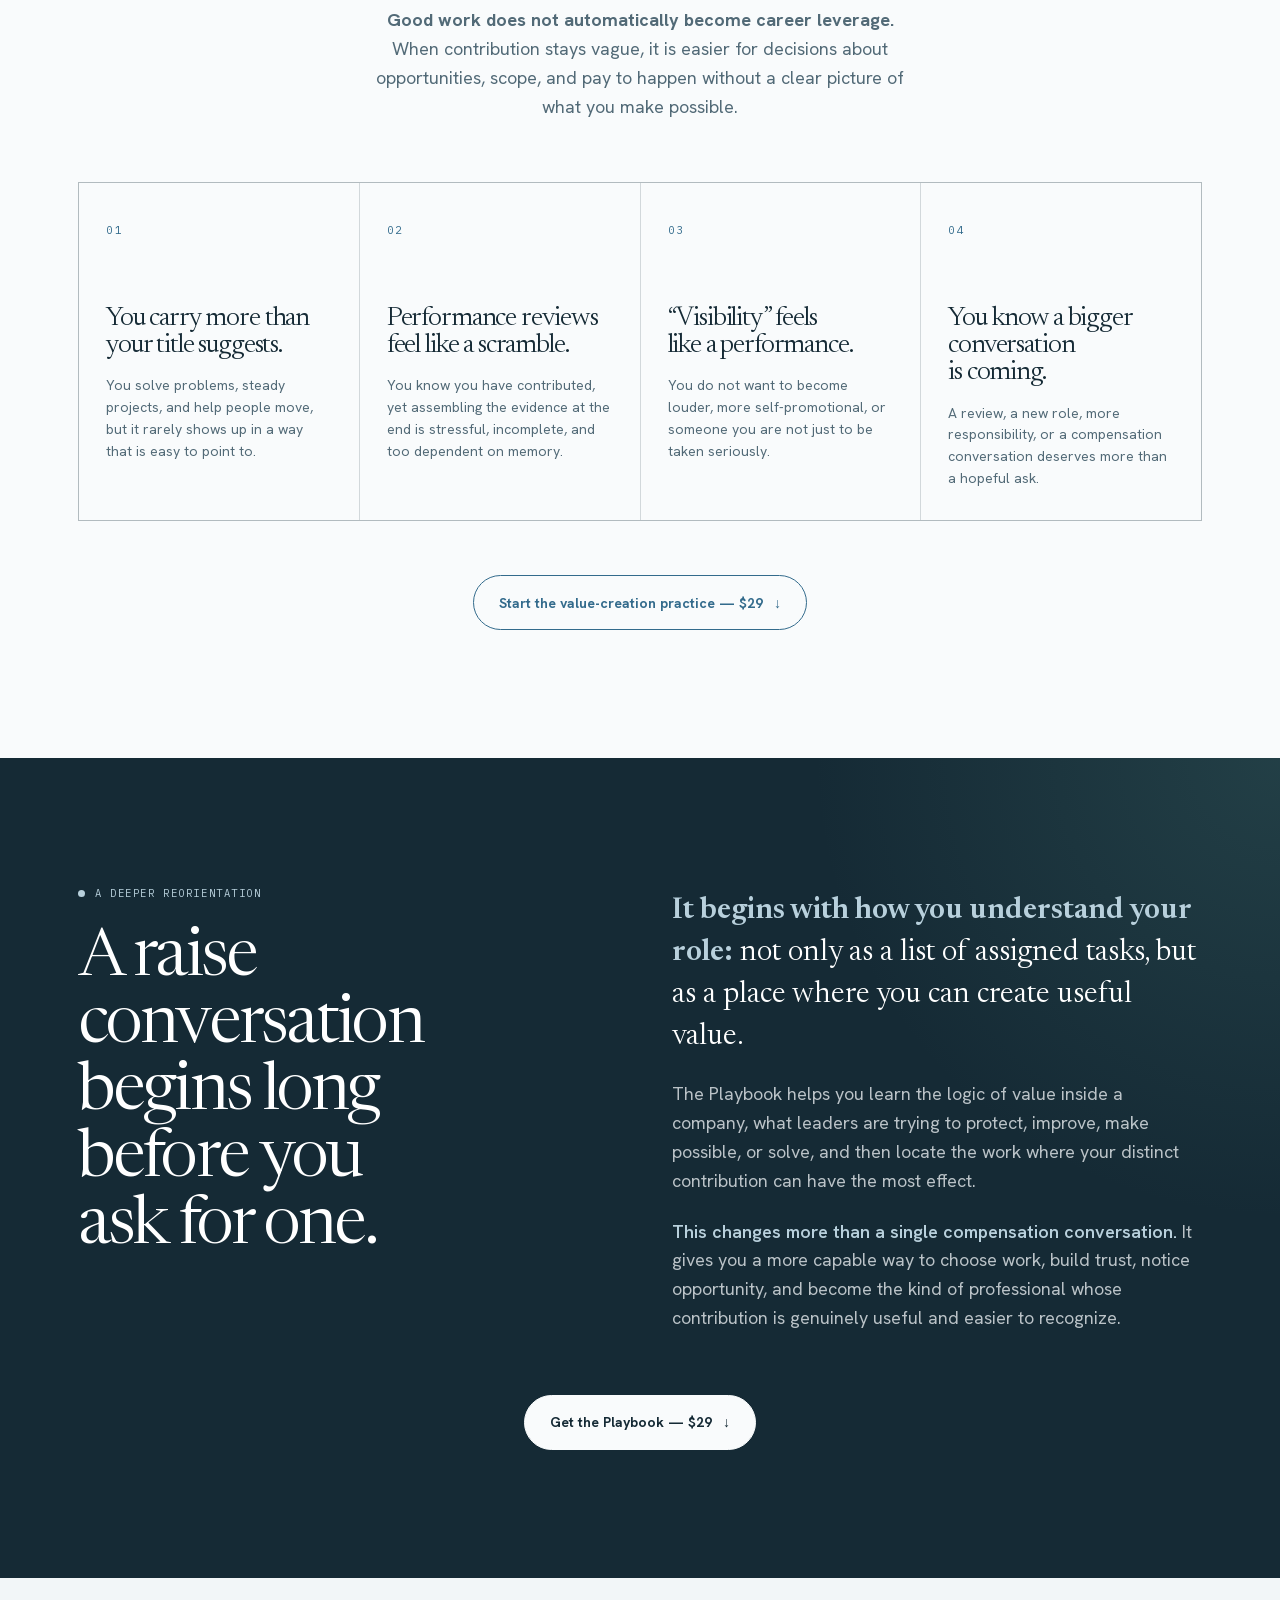
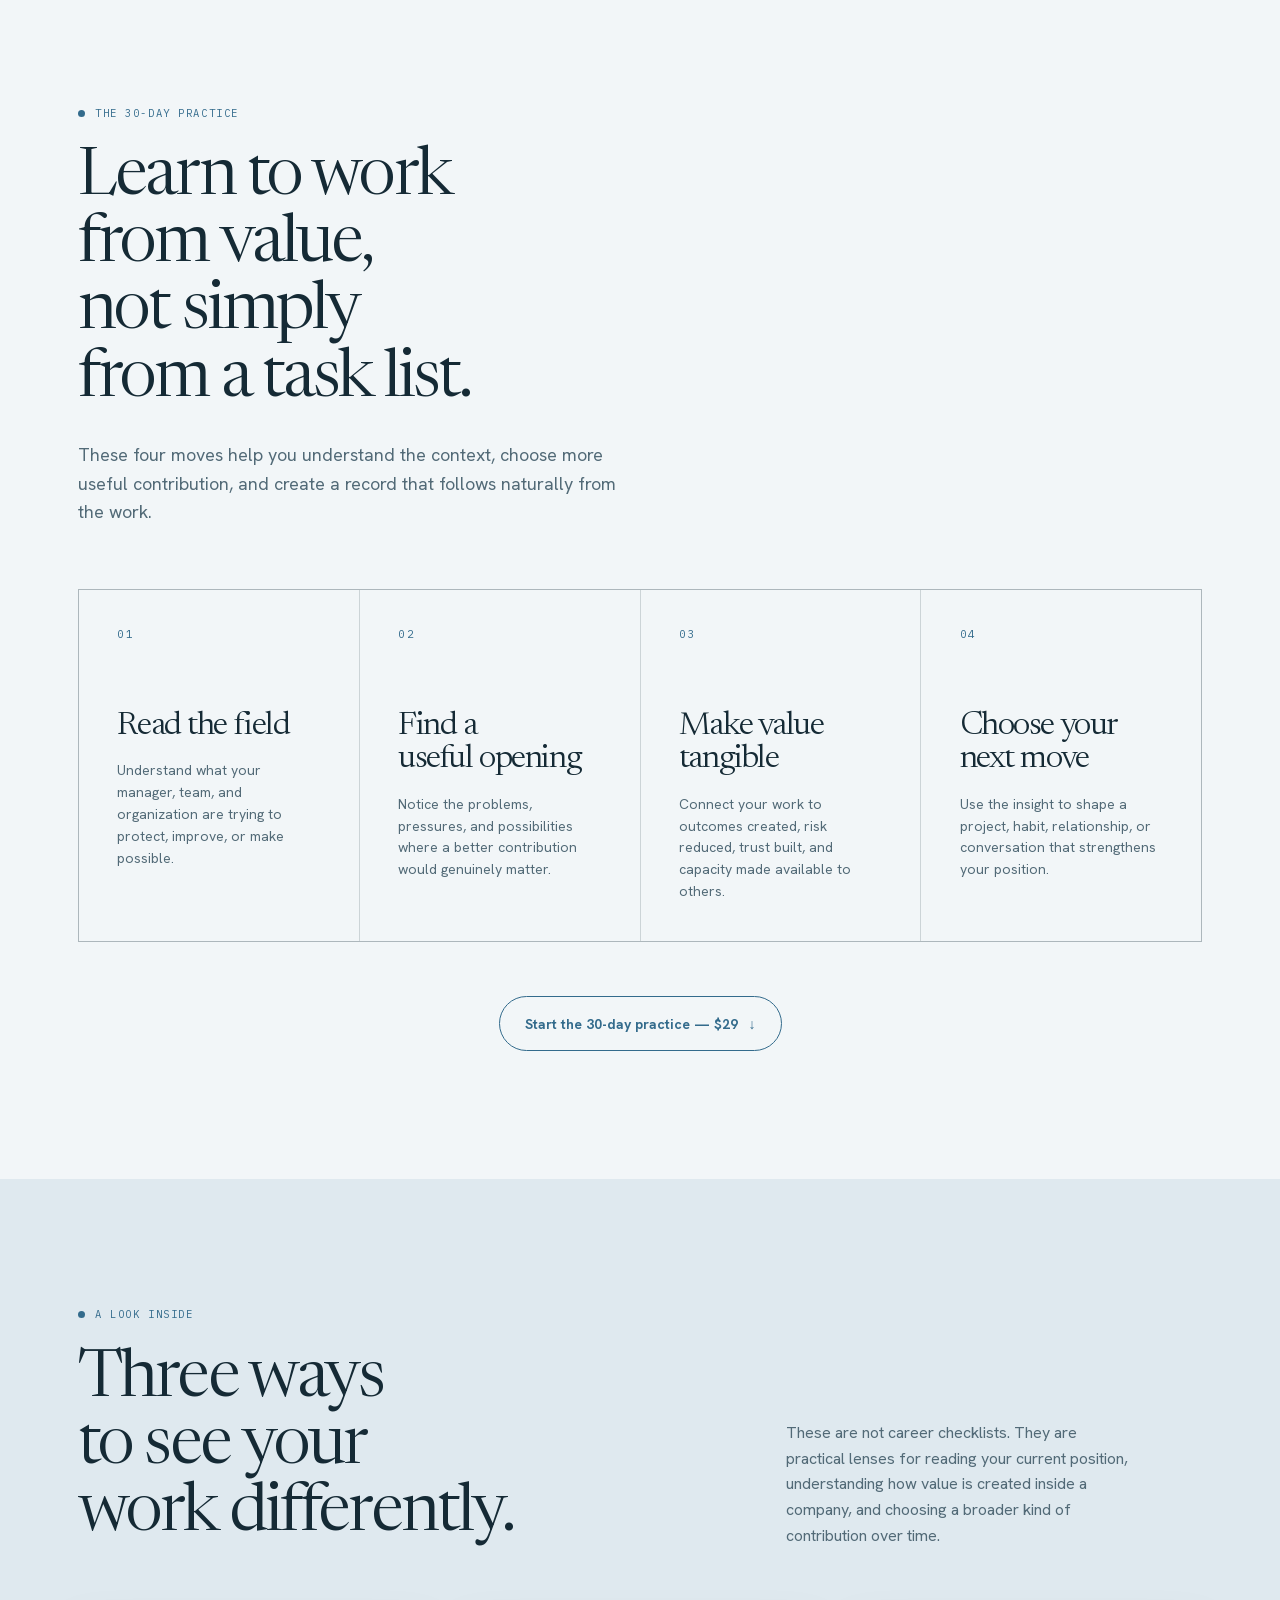
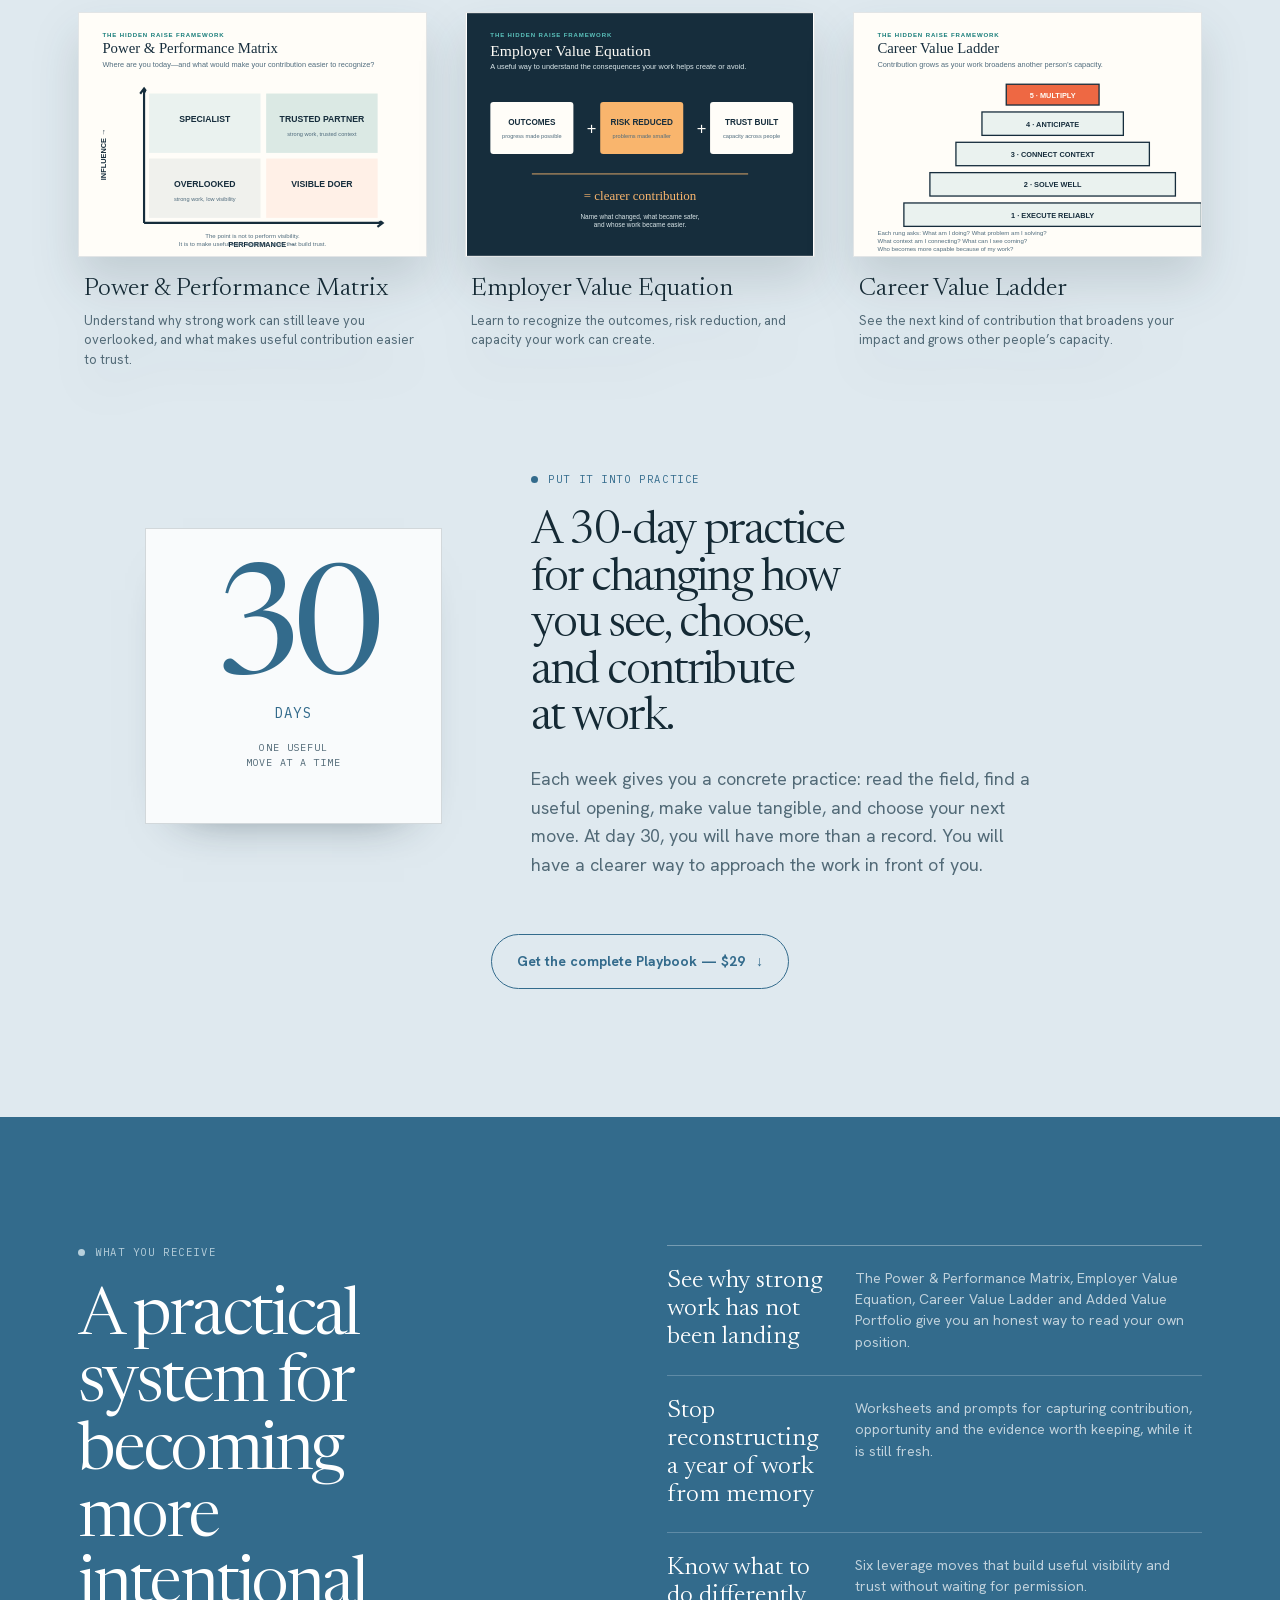
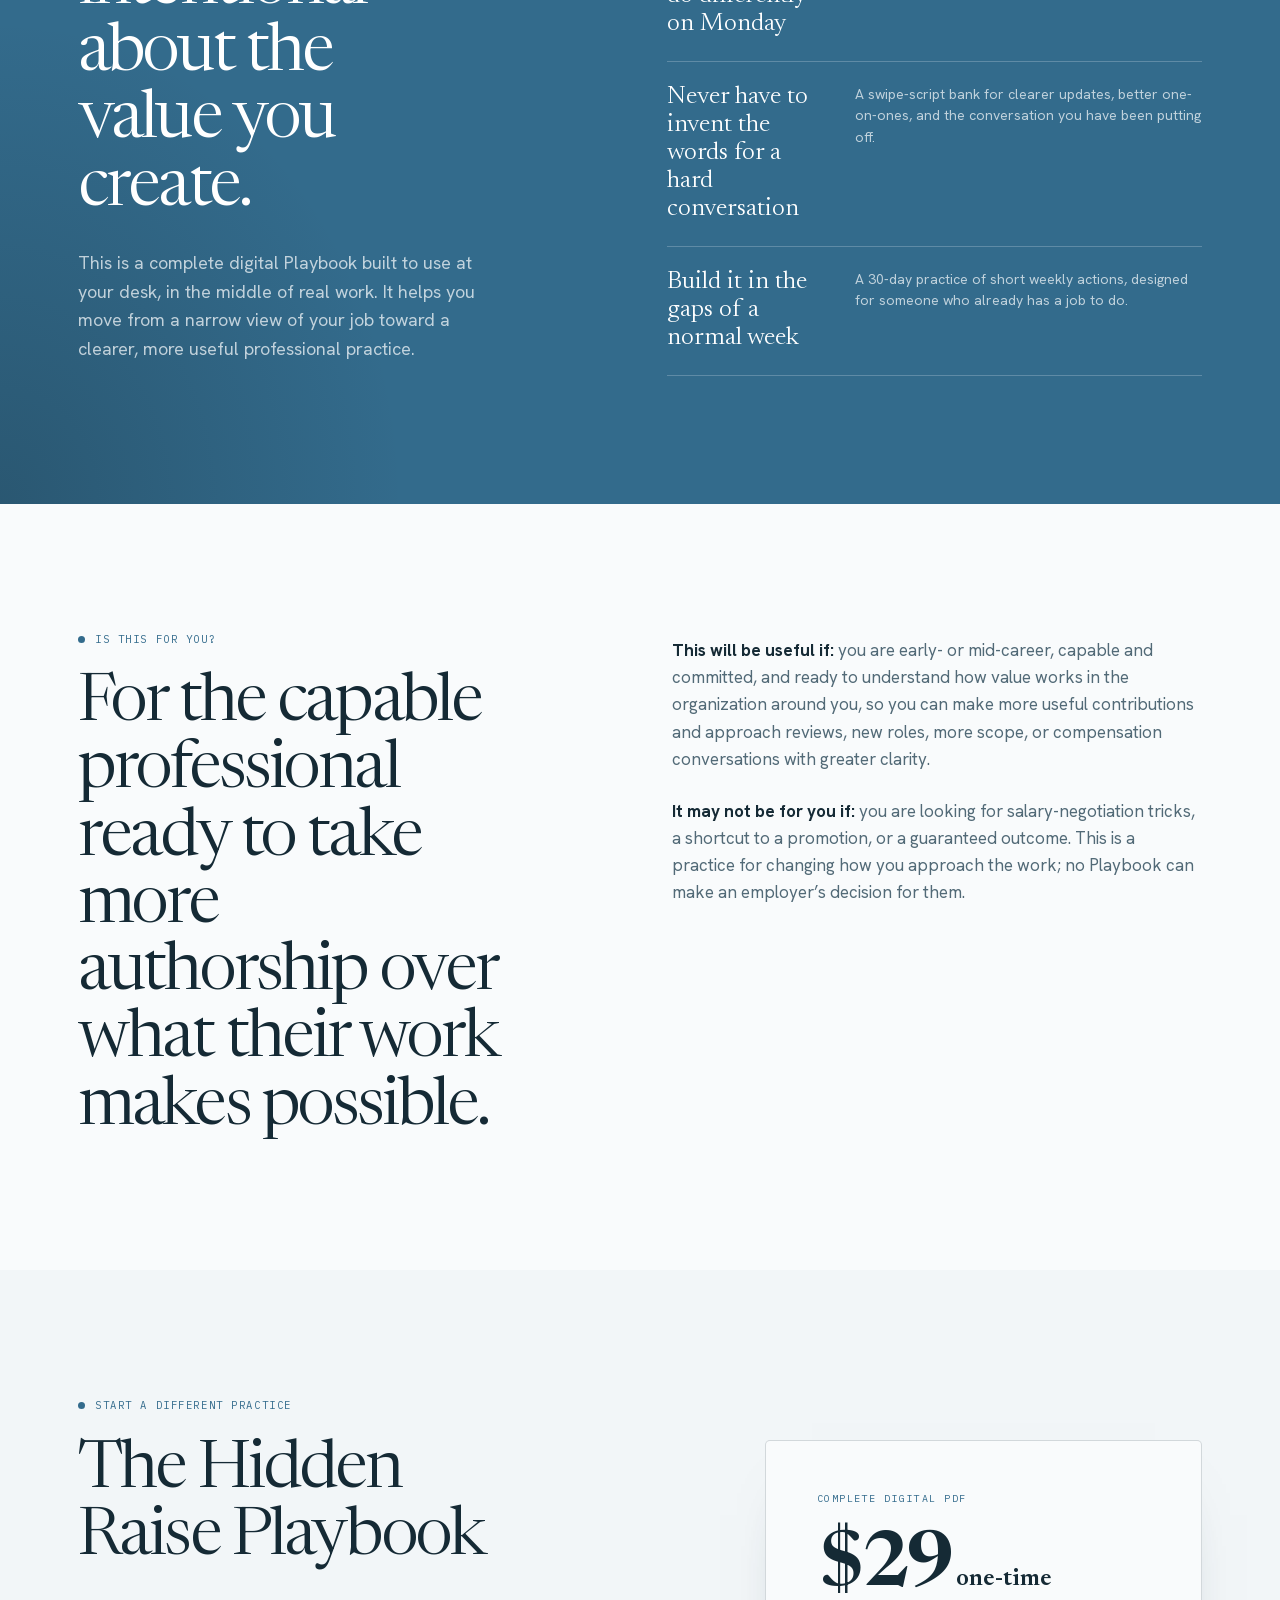
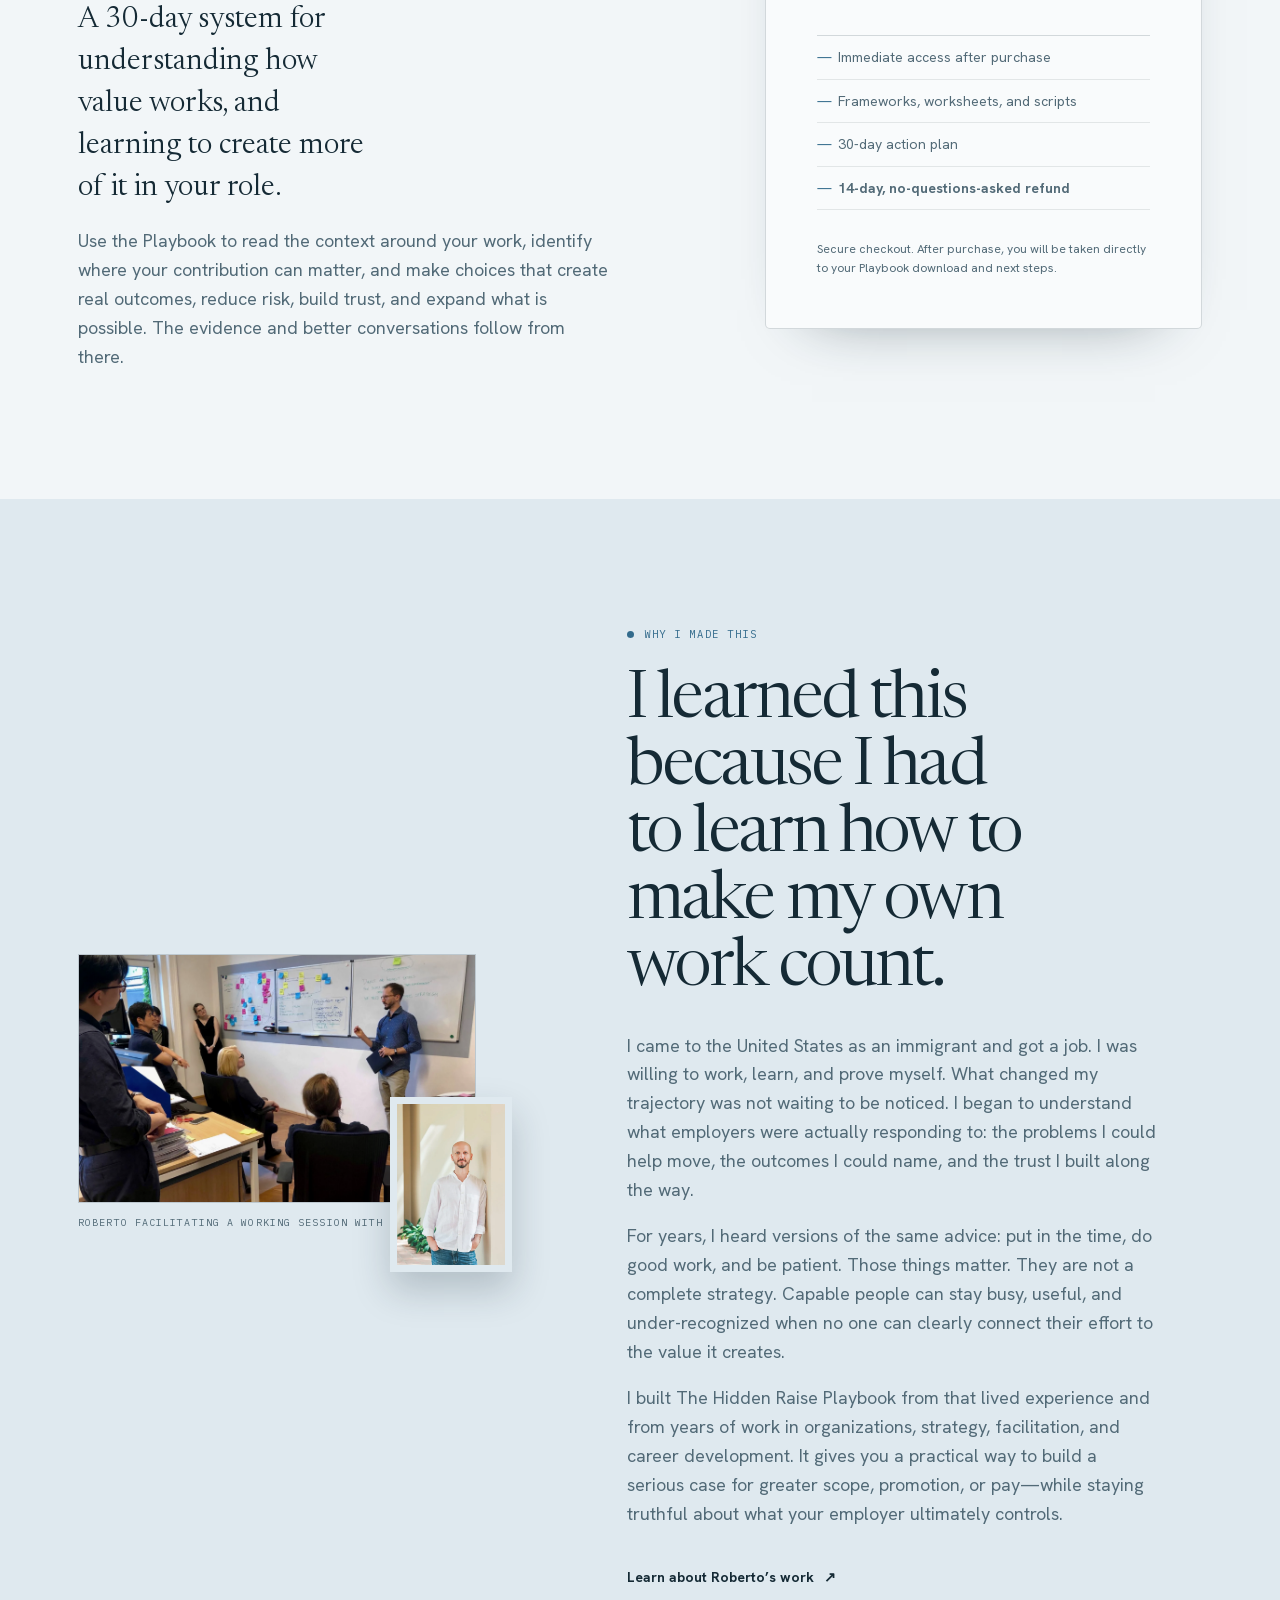
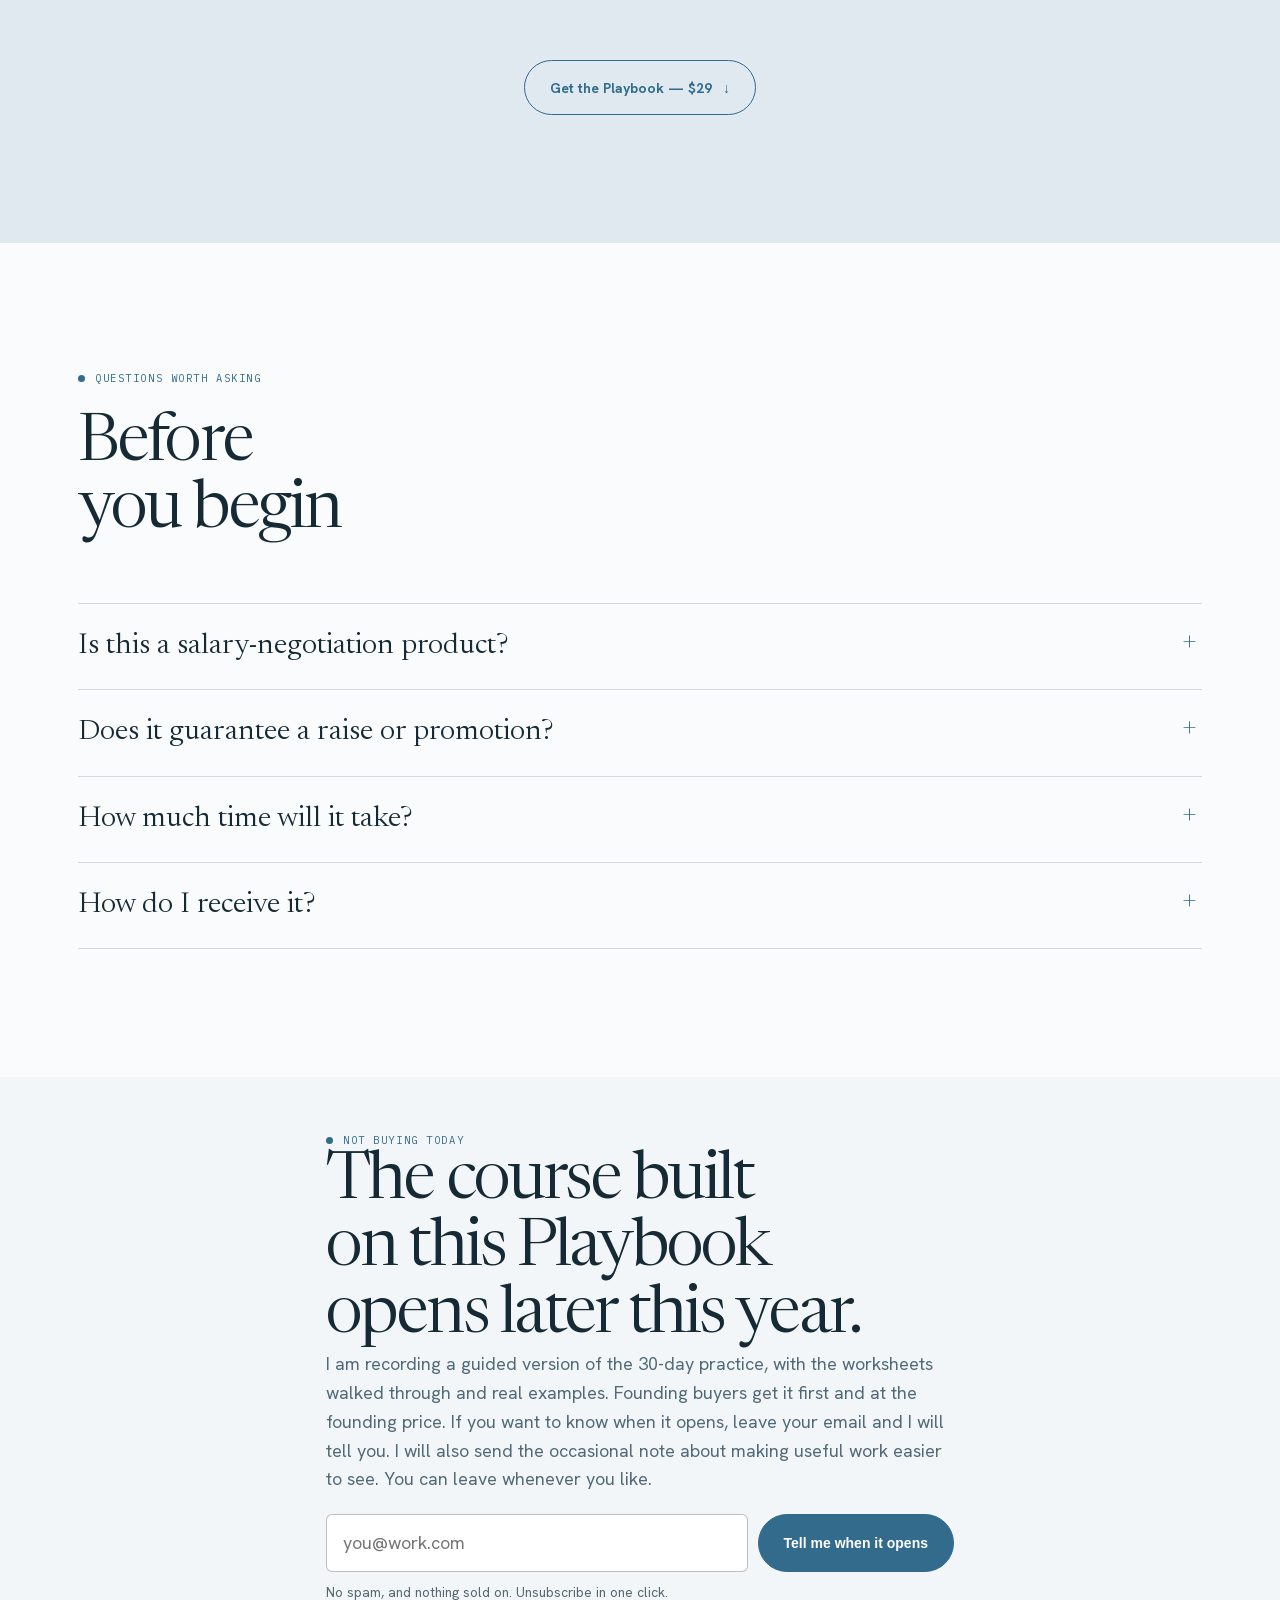
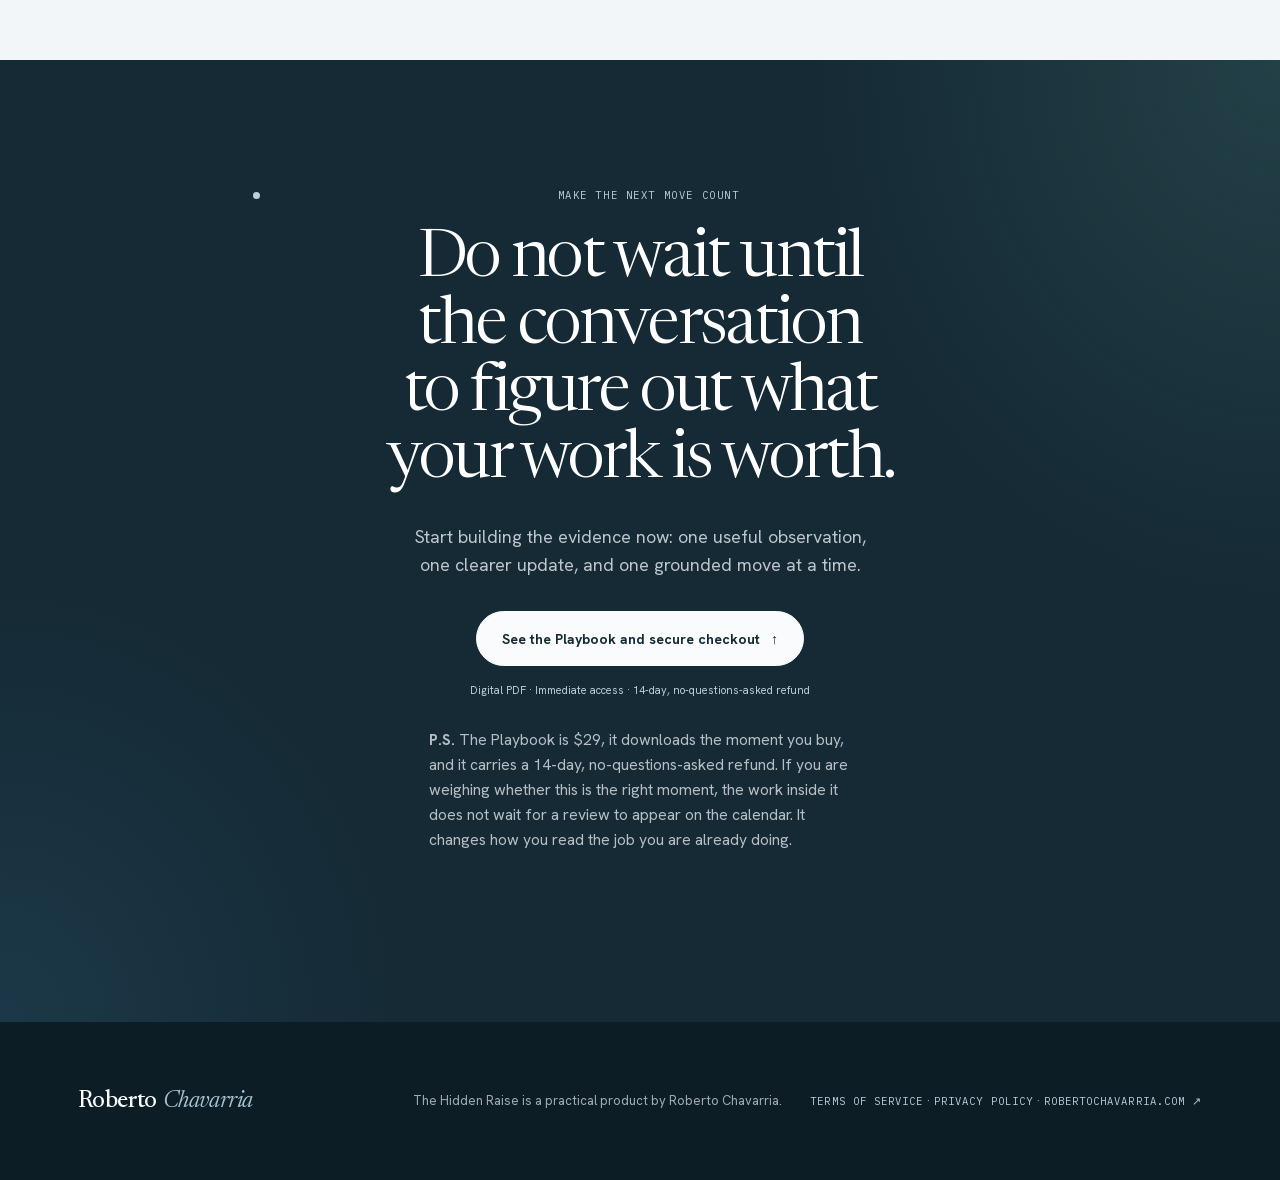
<file: hidden-raise/index.html>
<!DOCTYPE html>
<html lang="en">
  <head>
    <meta charset="utf-8">
    <meta name="viewport" content="width=device-width, initial-scale=1">
    <meta name="robots" content="noindex,nofollow">
    <title>The Hidden Raise Playbook — Make Your Contribution Harder to Overlook</title>
    <meta name="description" content="A practical 30-day digital playbook for turning the work you already do into visible, credible career leverage, without empty self-promotion.">
    <link rel="canonical" href="https://robertochavarria.com/hidden-raise/">
    <meta name="theme-color" content="#f2f6f8">
    <link rel="icon" href="/assets/favicon.svg" type="image/svg+xml">
    <link rel="preload" href="/assets/fonts/newsreader-normal-latin.woff2" as="font" type="font/woff2" crossorigin>
    <link rel="preload" href="/assets/fonts/newsreader-italic-latin.woff2" as="font" type="font/woff2" crossorigin>
    <link rel="preload" href="/assets/fonts/hanken-grotesk-latin.woff2" as="font" type="font/woff2" crossorigin>
    <link rel="preload" href="/assets/hidden-raise/hidden-raise-playbook-mockup.png" as="image">
    <link rel="stylesheet" href="/hidden-raise/hidden-raise.css?v=2">
    <link rel="stylesheet" href="/assets/consent.css?v=1">
    <script defer src="/assets/consent.js?v=2"></script>
  </head>
  <body>

    <a class="skip-link" href="#main">Skip to content</a>

    <header class="site-header">
      <a class="wordmark" href="/" aria-label="Roberto Chavarria home"><span>Roberto</span> <em>Chavarria</em></a>
      <a class="header-cta" href="#buy">Get the Playbook <span aria-hidden="true">↓</span></a>
    </header>

    <main id="main">
      <section class="hero" aria-labelledby="hero-title">
        <div class="hero-glow hero-glow--one" aria-hidden="true"></div>
        <div class="hero-glow hero-glow--two" aria-hidden="true"></div>
        <div class="wrap hero-grid">
          <div class="hero-copy">
            <p class="eyebrow">For capable professionals who are tired of not being paid what they're worth</p>
            <h1 id="hero-title">Make your contribution <em>harder to overlook, in 30 days.</em></h1>
            <p class="hero-lead">You do good work. <strong>The trouble is that good work does not explain itself</strong>, and the people deciding about your scope and your pay are working from fragments. This is a 30-day practice for making what you already do easy to see and easy to trust, without turning into someone who talks about themselves all day.</p>
            <ul class="hero-proof">
              <li><strong>Understand what the people deciding about you are actually weighing</strong>, so your work can be described in terms they already use.</li>
              <li><strong>Find the problem worth being known for</strong>, close enough to your role that you can move it without waiting for authority.</li>
              <li><strong>Walk into your next review with a record instead of a feeling.</strong></li>
            </ul>
            <div class="hero-actions">
              <a class="button" href="#buy">Get the Playbook — $29 <span aria-hidden="true">↓</span></a>
              <a class="text-link" href="#preview">See inside the Playbook <span aria-hidden="true">↓</span></a>
            </div>
            <p class="microcopy">Digital PDF · Immediate access · 14-day, no-questions-asked refund</p>
          </div>
          <figure class="hero-book">
            <img src="/assets/hidden-raise/hidden-raise-playbook-mockup.png" alt="The Hidden Raise Playbook cover" width="1545" height="1999">
          </figure>
        </div>
      </section>

      <section class="friction section" aria-labelledby="friction-title">
        <div class="wrap">
          <div class="section-intro section-intro--center">
            <p class="eyebrow">If this sounds familiar</p>
            <h2 id="friction-title">You are doing the work. But the value is not always landing.</h2>
            <p><strong>Good work does not automatically become career leverage.</strong> When contribution stays vague, it is easier for decisions about opportunities, scope, and pay to happen without a clear picture of what you make possible.</p>
          </div>
          <div class="friction-grid">
            <article><span>01</span><h3>You carry more than your title suggests.</h3><p>You solve problems, steady projects, and help people move, but it rarely shows up in a way that is easy to point to.</p></article>
            <article><span>02</span><h3>Performance reviews feel like a scramble.</h3><p>You know you have contributed, yet assembling the evidence at the end is stressful, incomplete, and too dependent on memory.</p></article>
            <article><span>03</span><h3>“Visibility” feels like a performance.</h3><p>You do not want to become louder, more self-promotional, or someone you are not just to be taken seriously.</p></article>
            <article><span>04</span><h3>You know a bigger conversation is coming.</h3><p>A review, a new role, more responsibility, or a compensation conversation deserves more than a hopeful ask.</p></article>
          </div>
          <div class="section-cta"><a class="button button--outline" href="#buy">Start the value-creation practice — $29 <span aria-hidden="true">↓</span></a></div>
        </div>
      </section>

      <section class="reframe section" aria-labelledby="reframe-title">
        <div class="wrap reframe-grid">
          <div>
            <p class="eyebrow eyebrow--light">A deeper reorientation</p>
            <h2 id="reframe-title">A raise conversation begins long before you ask for one.</h2>
          </div>
          <div class="reframe-copy">
            <p class="lead"><strong>It begins with how you understand your role:</strong> not only as a list of assigned tasks, but as a place where you can create useful value.</p>
            <p>The Playbook helps you learn the logic of value inside a company, what leaders are trying to protect, improve, make possible, or solve, and then locate the work where your distinct contribution can have the most effect.</p>
            <p><strong>This changes more than a single compensation conversation.</strong> It gives you a more capable way to choose work, build trust, notice opportunity, and become the kind of professional whose contribution is genuinely useful and easier to recognize.</p>
          </div>
        </div>
        <div class="wrap section-cta section-cta--light"><a class="button button--paper" href="#buy">Get the Playbook — $29 <span aria-hidden="true">↓</span></a></div>
      </section>

      <section class="method section" id="method" aria-labelledby="method-title">
        <div class="wrap">
          <div class="section-intro">
            <p class="eyebrow">The 30-day practice</p>
            <h2 id="method-title">Learn to work from value, not simply from a task list.</h2>
            <p>These four moves help you understand the context, choose more useful contribution, and create a record that follows naturally from the work.</p>
          </div>
          <ol class="method-grid">
            <li><span class="step">01</span><h3>Read the field</h3><p>Understand what your manager, team, and organization are trying to protect, improve, or make possible.</p></li>
            <li><span class="step">02</span><h3>Find a useful opening</h3><p>Notice the problems, pressures, and possibilities where a better contribution would genuinely matter.</p></li>
            <li><span class="step">03</span><h3>Make value tangible</h3><p>Connect your work to outcomes created, risk reduced, trust built, and capacity made available to others.</p></li>
            <li><span class="step">04</span><h3>Choose your next move</h3><p>Use the insight to shape a project, habit, relationship, or conversation that strengthens your position.</p></li>
          </ol>
          <div class="section-cta"><a class="button button--outline" href="#buy">Start the 30-day practice — $29 <span aria-hidden="true">↓</span></a></div>
        </div>
      </section>

      <section class="preview section" id="preview" aria-labelledby="preview-title">
        <div class="wrap">
          <div class="preview-heading">
            <div>
              <p class="eyebrow">A look inside</p>
              <h2 id="preview-title">Three ways to see your work differently.</h2>
            </div>
            <p>These are not career checklists. They are practical lenses for reading your current position, understanding how value is created inside a company, and choosing a broader kind of contribution over time.</p>
          </div>
          <div class="preview-grid">
            <figure class="preview-card"><img src="/assets/hidden-raise/frameworks/power-performance-matrix.svg" alt="Power and Performance Matrix: a full matrix mapping performance and influence, from overlooked to trusted partner" width="800" height="560"><figcaption><strong>Power &amp; Performance Matrix</strong><span>Understand why strong work can still leave you overlooked, and what makes useful contribution easier to trust.</span></figcaption></figure>
            <figure class="preview-card"><img src="/assets/hidden-raise/frameworks/employer-value-equation.svg" alt="Employer Value Equation: outcomes, risk reduced, and trust built combine to create clearer contribution" width="800" height="560"><figcaption><strong>Employer Value Equation</strong><span>Learn to recognize the outcomes, risk reduction, and capacity your work can create.</span></figcaption></figure>
            <figure class="preview-card"><img src="/assets/hidden-raise/frameworks/career-value-ladder.svg" alt="Career Value Ladder: a full five-rung progression from execute reliably to multiply" width="800" height="560"><figcaption><strong>Career Value Ladder</strong><span>See the next kind of contribution that broadens your impact and grows other people’s capacity.</span></figcaption></figure>
          </div>
          <div class="preview-plan">
            <div class="plan-number" aria-hidden="true"><strong>30</strong><span>days</span><small>one useful<br>move at a time</small></div>
            <div><p class="eyebrow">Put it into practice</p><h3>A 30-day practice for changing how you see, choose, and contribute at work.</h3><p>Each week gives you a concrete practice: read the field, find a useful opening, make value tangible, and choose your next move. At day 30, you will have more than a record. You will have a clearer way to approach the work in front of you.</p></div>
          </div>
          <div class="section-cta"><a class="button button--outline" href="#buy">Get the complete Playbook — $29 <span aria-hidden="true">↓</span></a></div>
        </div>
      </section>

      <section class="included section" aria-labelledby="included-title">
        <div class="wrap included-grid">
          <div class="included-copy"><p class="eyebrow eyebrow--light">What you receive</p><h2 id="included-title">A practical system for becoming more intentional about the value you create.</h2><p>This is a complete digital Playbook built to use at your desk, in the middle of real work. It helps you move from a narrow view of your job toward a clearer, more useful professional practice.</p></div>
          <ul class="included-list">
            <li><strong>See why strong work has not been landing</strong><span>The Power &amp; Performance Matrix, Employer Value Equation, Career Value Ladder and Added Value Portfolio give you an honest way to read your own position.</span></li>
            <li><strong>Stop reconstructing a year of work from memory</strong><span>Worksheets and prompts for capturing contribution, opportunity and the evidence worth keeping, while it is still fresh.</span></li>
            <li><strong>Know what to do differently on Monday</strong><span>Six leverage moves that build useful visibility and trust without waiting for permission.</span></li>
            <li><strong>Never have to invent the words for a hard conversation</strong><span>A swipe-script bank for clearer updates, better one-on-ones, and the conversation you have been putting off.</span></li>
            <li><strong>Build it in the gaps of a normal week</strong><span>A 30-day practice of short weekly actions, designed for someone who already has a job to do.</span></li>
          </ul>
        </div>
      </section>

      <section class="fit section" aria-labelledby="fit-title">
        <div class="wrap fit-grid">
          <div><p class="eyebrow">Is this for you?</p><h2 id="fit-title">For the capable professional ready to take more authorship over what their work makes possible.</h2></div>
          <div class="fit-copy"><p><strong>This will be useful if:</strong> you are early- or mid-career, capable and committed, and ready to understand how value works in the organization around you, so you can make more useful contributions and approach reviews, new roles, more scope, or compensation conversations with greater clarity.</p><p><strong>It may not be for you if:</strong> you are looking for salary-negotiation tricks, a shortcut to a promotion, or a guaranteed outcome. This is a practice for changing how you approach the work; no Playbook can make an employer’s decision for them.</p></div>
        </div>
      </section>

      <section class="offer section" id="buy" aria-labelledby="offer-title">
        <div class="wrap offer-grid">
          <div class="offer-copy"><p class="eyebrow">Start a different practice</p><h2 id="offer-title">The Hidden Raise Playbook</h2><p class="lead">A 30-day system for understanding how value works, and learning to create more of it in your role.</p><p>Use the Playbook to read the context around your work, identify where your contribution can matter, and make choices that create real outcomes, reduce risk, build trust, and expand what is possible. The evidence and better conversations follow from there.</p></div>
          <aside class="offer-panel" aria-label="The Hidden Raise Playbook purchase details">
            <p class="panel-label">Complete digital PDF</p><p class="price"><strong><span>$29</span> one-time</strong></p>
            <ul><li>Immediate access after purchase</li><li>Frameworks, worksheets, and scripts</li><li>30-day action plan</li><li><strong>14-day, no-questions-asked refund</strong></li></ul>
            <script async src="https://js.stripe.com/v3/buy-button.js"></script>
            <stripe-buy-button
              buy-button-id="buy_btn_1U86R13od6b6qmzn98LjSDTh"
              publishable-key="pk_live_51U7jiA3od6b6qmznsQLvkDn2N93FOZ55Yid7sx0nLfWltXaCxe4fUQLIyHY0CDP00LXrO9Yf0sEBlyDmQwhEkyxH007iLtaUTo">
            </stripe-buy-button>
            <p class="checkout-note">Secure checkout. After purchase, you will be taken directly to your Playbook download and next steps.</p>
          </aside>
        </div>
      </section>

      <section class="creator section" aria-labelledby="creator-title">
        <div class="wrap creator-grid"><div class="creator-media"><figure class="creator-image"><img src="/assets/roberto-facilitating.webp" alt="Roberto Chavarria facilitating a working session with a team" width="1700" height="1275"><figcaption>Roberto facilitating a working session with a team.</figcaption></figure><img class="creator-portrait" src="/assets/roberto-portrait.webp" alt="Portrait of Roberto Chavarria" width="600" height="800"></div><div><p class="eyebrow">Why I made this</p><h2 id="creator-title">I learned this because I had to learn how to make my own work count.</h2><p>I came to the United States as an immigrant and got a job. I was willing to work, learn, and prove myself. What changed my trajectory was not waiting to be noticed. I began to understand what employers were actually responding to: the problems I could help move, the outcomes I could name, and the trust I built along the way.</p><p>For years, I heard versions of the same advice: put in the time, do good work, and be patient. Those things matter. They are not a complete strategy. Capable people can stay busy, useful, and under-recognized when no one can clearly connect their effort to the value it creates.</p><p>I built The Hidden Raise Playbook from that lived experience and from years of work in organizations, strategy, facilitation, and career development. It gives you a practical way to build a serious case for greater scope, promotion, or pay—while staying truthful about what your employer ultimately controls.</p><a class="text-link" href="/">Learn about Roberto’s work <span aria-hidden="true">↗</span></a></div></div>
        <div class="wrap section-cta"><a class="button button--outline" href="#buy">Get the Playbook — $29 <span aria-hidden="true">↓</span></a></div>
      </section>

      <section class="faq section" aria-labelledby="faq-title"><div class="wrap"><div class="section-intro"><p class="eyebrow">Questions worth asking</p><h2 id="faq-title">Before you begin</h2></div><div class="faq-list"><details><summary>Is this a salary-negotiation product?</summary><p>It includes preparation for better career conversations, including compensation conversations. The core work happens earlier: building evidence, understanding organizational context, and making your contribution easier to recognize.</p></details><details><summary>Does it guarantee a raise or promotion?</summary><p>No. Decisions about promotion and compensation depend on many conditions. The Playbook helps you create a clearer, more grounded case for the opportunities you want and the contribution you are prepared to make.</p></details><details><summary>How much time will it take?</summary><p>It is designed to be used over roughly 30 days, with short, focused actions that fit the rhythm of actual work. You can return to it whenever you are preparing for an important career conversation.</p></details><details><summary>How do I receive it?</summary><p>After secure checkout, you will be taken to a private start-here page where you can download the complete PDF immediately.</p></details></div></div></section>

      <section class="capture section" aria-labelledby="capture-title">
        <div class="wrap capture-wrap">
          <p class="eyebrow">Not buying today</p>
          <h2 id="capture-title">The course built on this Playbook opens later this year.</h2>
          <p>I am recording a guided version of the 30-day practice, with the worksheets walked through and real examples. Founding buyers get it first and at the founding price. If you want to know when it opens, leave your email and I will tell you. I will also send the occasional note about making useful work easier to see. You can leave whenever you like.</p>
          <form class="capture-form" action="https://app.kit.com/forms/3841549/subscriptions" method="post" target="_blank">
            <label class="visually-hidden" for="capture-email">Email address</label>
            <input id="capture-email" type="email" name="email_address" placeholder="you@work.com" autocomplete="email" required>
            <button type="submit" class="button">Tell me when it opens</button>
          </form>
          <small>No spam, and nothing sold on. Unsubscribe in one click.</small>
        </div>
      </section>

      <section class="final-cta section" aria-labelledby="final-title"><div class="wrap"><p class="eyebrow eyebrow--light">Make the next move count</p><h2 id="final-title">Do not wait until the conversation to figure out what your work is worth.</h2><p>Start building the evidence now: one useful observation, one clearer update, and one grounded move at a time.</p><a class="button button--paper" href="#buy">See the Playbook and secure checkout <span aria-hidden="true">↑</span></a><small>Digital PDF · Immediate access · 14-day, no-questions-asked refund</small><p class="final-ps"><strong>P.S.</strong> The Playbook is $29, it downloads the moment you buy, and it carries a 14-day, no-questions-asked refund. If you are weighing whether this is the right moment, the work inside it does not wait for a review to appear on the calendar. It changes how you read the job you are already doing. <a class="text-link" href="#buy">See the Playbook and secure checkout <span aria-hidden="true">↑</span></a></p></div></section>
    </main>

    <footer class="site-footer"><div class="wrap footer-inner"><a class="wordmark" href="/"><span>Roberto</span> <em>Chavarria</em></a><p>The Hidden Raise is a practical product by Roberto Chavarria.</p><p><a href="/terms/">Terms of Service</a> · <a href="/privacy/">Privacy Policy</a> · <a href="/">RobertoChavarria.com <span aria-hidden="true">↗</span></a></p></div></footer>
  </body>
</html>
</file>
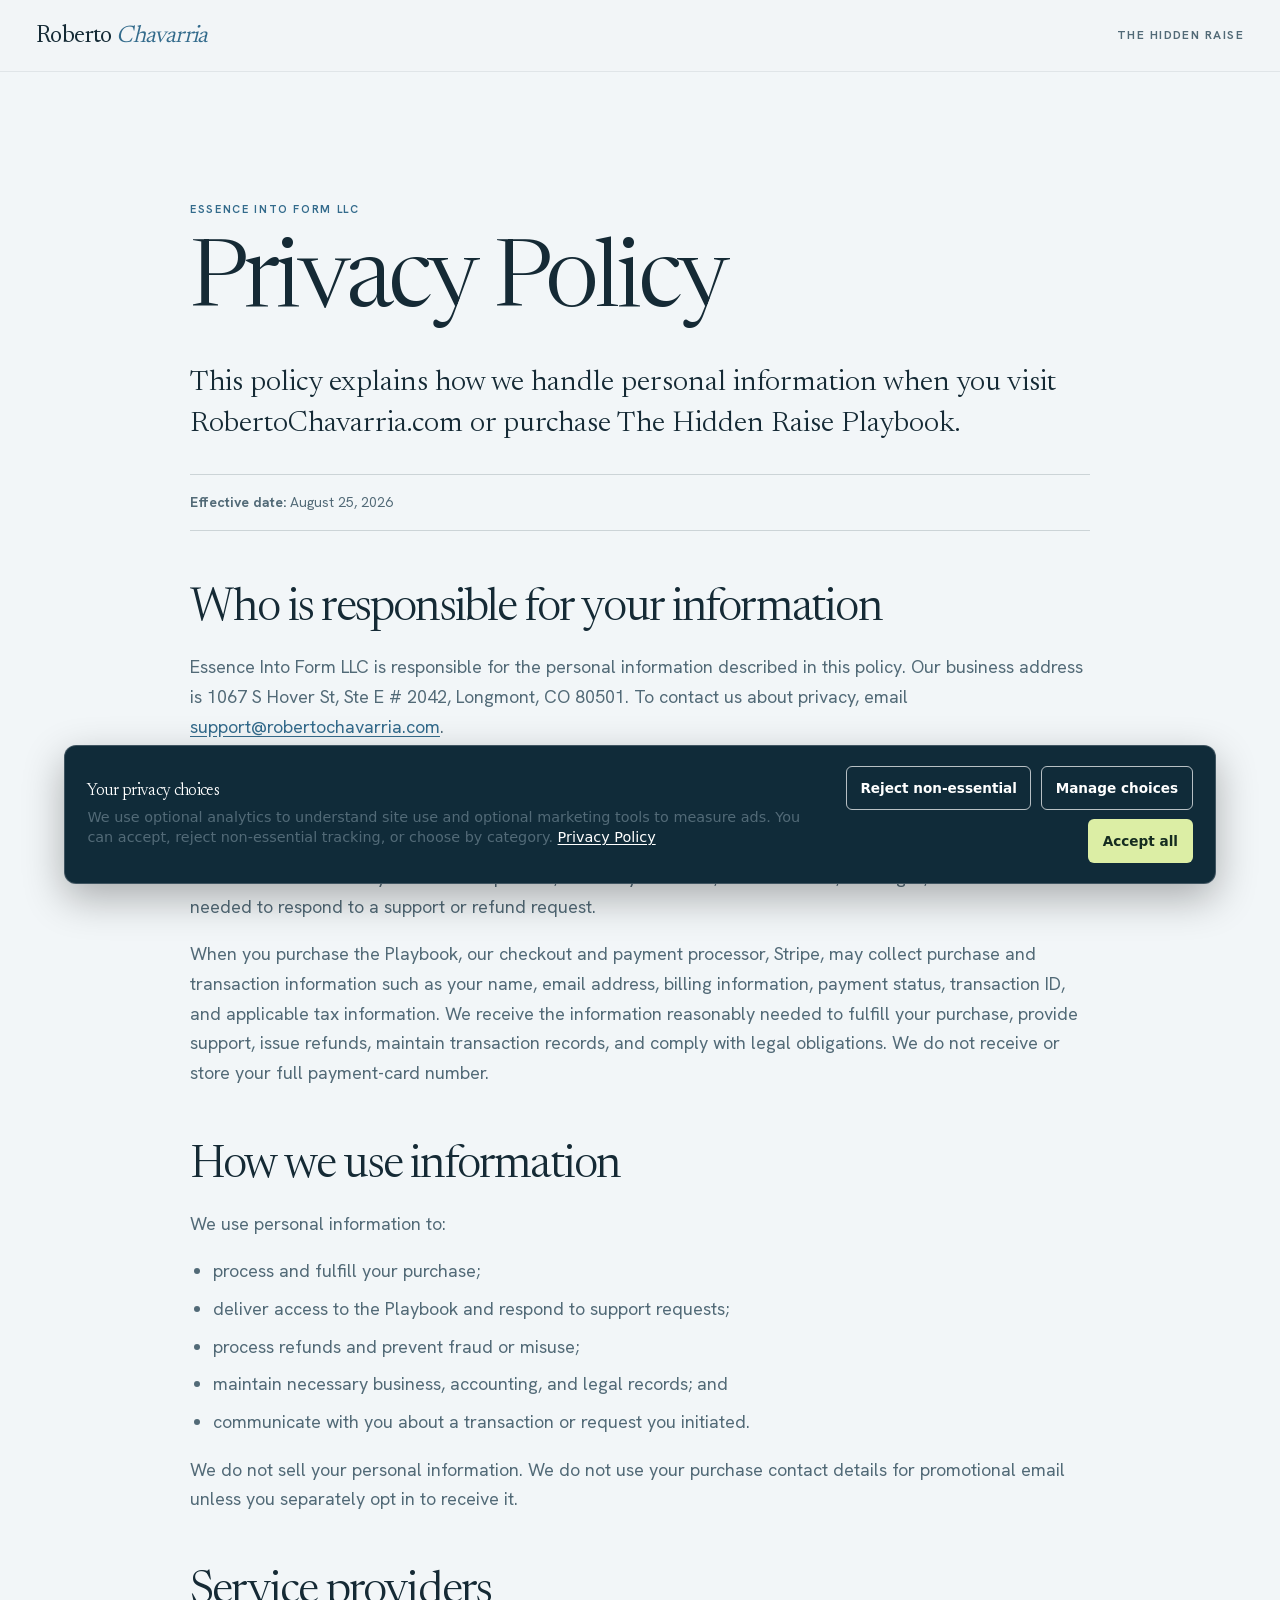
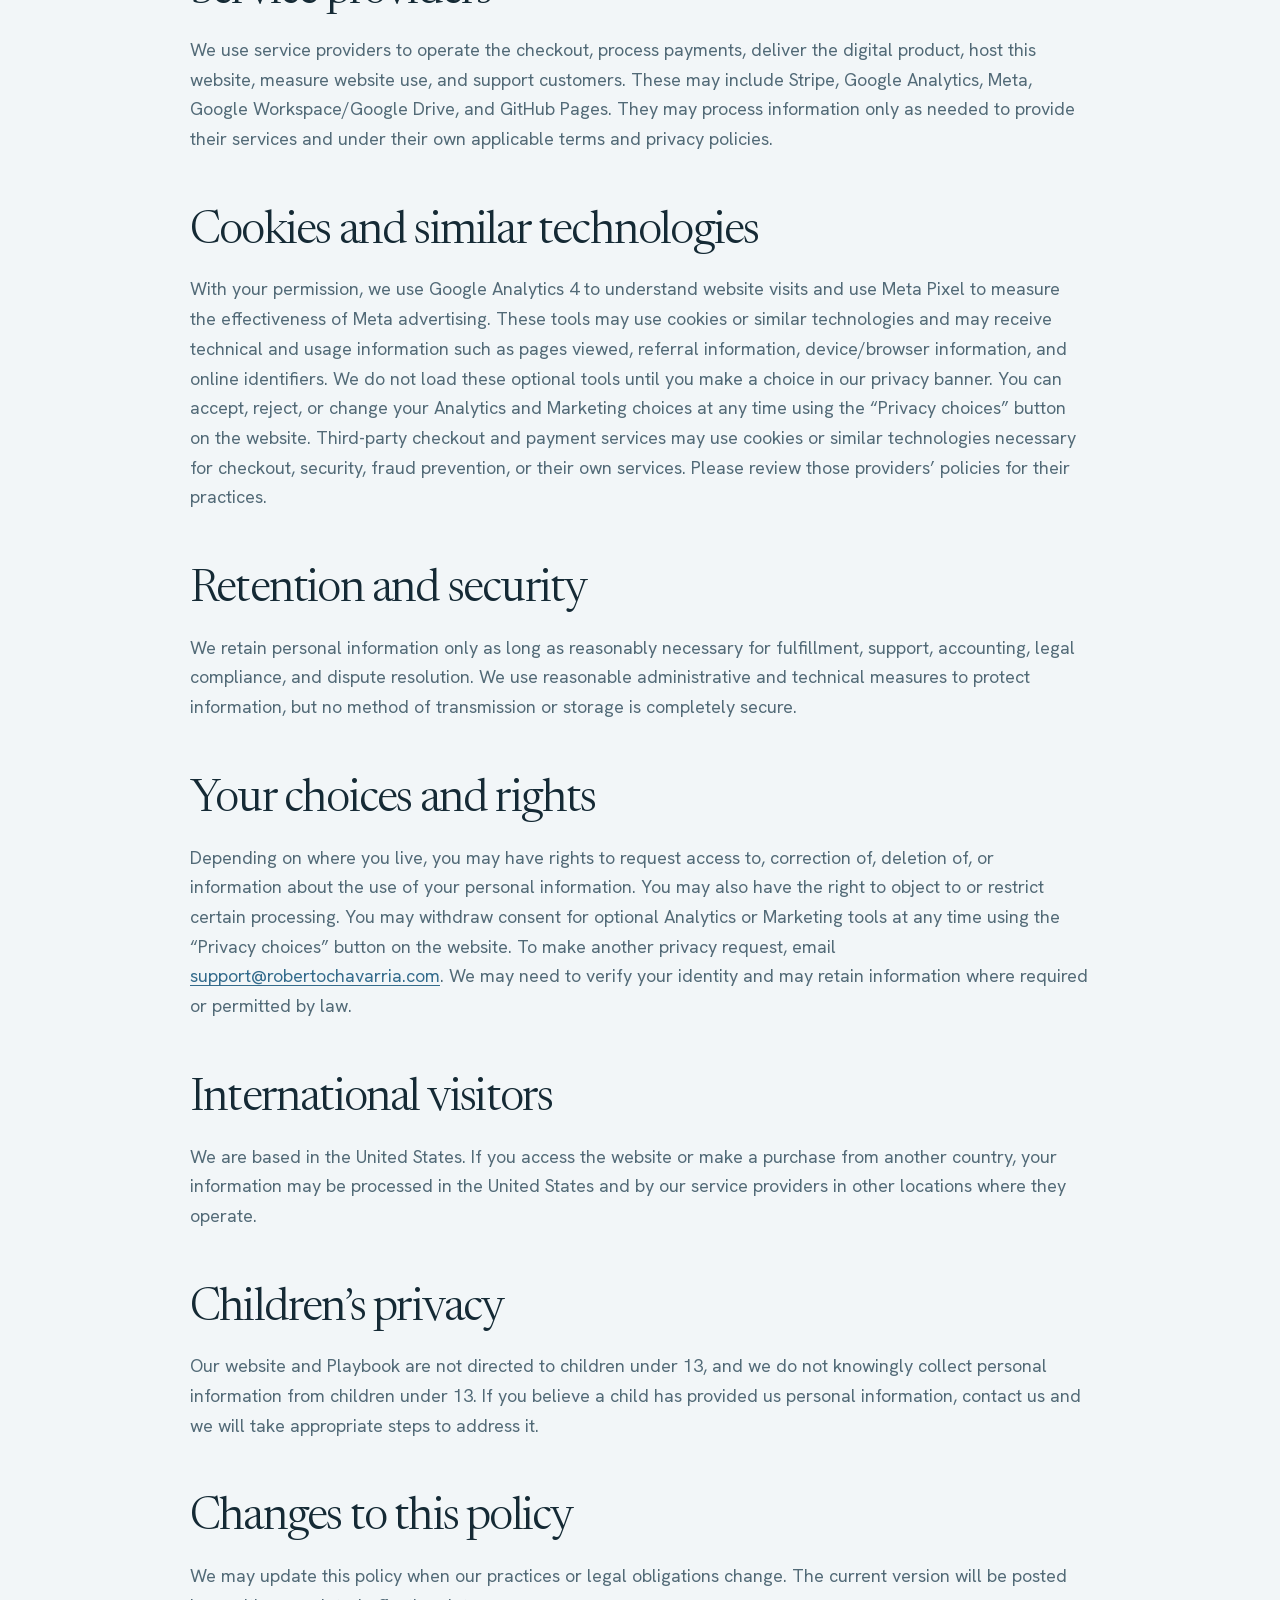
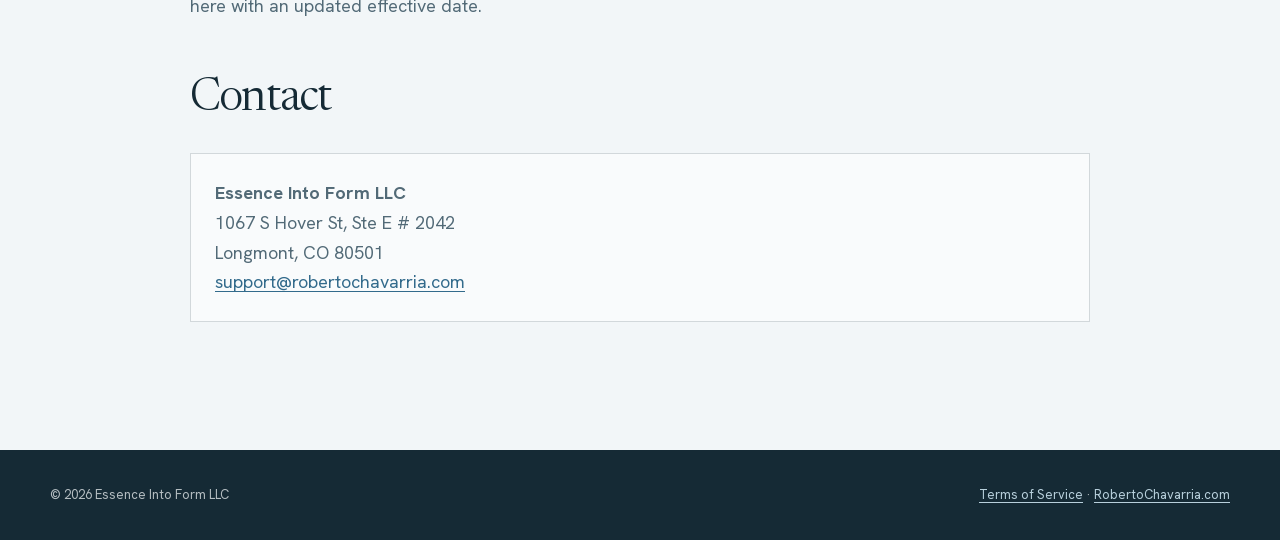
<file: privacy/index.html>
<!doctype html>
<html lang="en">
<head>
  <meta charset="utf-8">
  <meta name="viewport" content="width=device-width, initial-scale=1">
  <title>Privacy Policy — Essence Into Form LLC</title>
  <meta name="description" content="Privacy Policy for RobertoChavarria.com and The Hidden Raise Playbook.">
  <meta name="robots" content="index,follow">
  <link rel="canonical" href="https://robertochavarria.com/privacy/">
  <link rel="icon" href="/assets/favicon.svg" type="image/svg+xml">
  <link rel="stylesheet" href="/legal.css?v=1">
  <link rel="stylesheet" href="/assets/consent.css?v=1">
  <script defer src="/assets/consent.js?v=2"></script>
</head>
<body>
  <header class="site-header">
    <a class="wordmark" href="/" aria-label="Roberto Chavarria home"><span>Roberto</span> <em>Chavarria</em></a>
    <a class="back" href="/hidden-raise/">The Hidden Raise</a>
  </header>
  <main>
    <article class="legal">
      <p class="eyebrow">Essence Into Form LLC</p>
      <h1>Privacy Policy</h1>
      <p class="intro">This policy explains how we handle personal information when you visit RobertoChavarria.com or purchase The Hidden Raise Playbook.</p>
      <p class="effective"><strong>Effective date:</strong> August 25, 2026</p>

      <h2>Who is responsible for your information</h2>
      <p>Essence Into Form LLC is responsible for the personal information described in this policy. Our business address is 1067 S Hover St, Ste E # 2042, Longmont, CO 80501. To contact us about privacy, email <a href="mailto:support@robertochavarria.com">support@robertochavarria.com</a>.</p>

      <h2>Information we collect</h2>
      <p>We collect information you choose to provide, such as your name, email address, messages, and information needed to respond to a support or refund request.</p>
      <p>When you purchase the Playbook, our checkout and payment processor, Stripe, may collect purchase and transaction information such as your name, email address, billing information, payment status, transaction ID, and applicable tax information. We receive the information reasonably needed to fulfill your purchase, provide support, issue refunds, maintain transaction records, and comply with legal obligations. We do not receive or store your full payment-card number.</p>

      <h2>How we use information</h2>
      <p>We use personal information to:</p>
      <ul>
        <li>process and fulfill your purchase;</li>
        <li>deliver access to the Playbook and respond to support requests;</li>
        <li>process refunds and prevent fraud or misuse;</li>
        <li>maintain necessary business, accounting, and legal records; and</li>
        <li>communicate with you about a transaction or request you initiated.</li>
      </ul>
      <p>We do not sell your personal information. We do not use your purchase contact details for promotional email unless you separately opt in to receive it.</p>

      <h2>Service providers</h2>
      <p>We use service providers to operate the checkout, process payments, deliver the digital product, host this website, measure website use, and support customers. These may include Stripe, Google Analytics, Meta, Google Workspace/Google Drive, and GitHub Pages. They may process information only as needed to provide their services and under their own applicable terms and privacy policies.</p>

      <h2>Cookies and similar technologies</h2>
      <p>With your permission, we use Google Analytics 4 to understand website visits and use Meta Pixel to measure the effectiveness of Meta advertising. These tools may use cookies or similar technologies and may receive technical and usage information such as pages viewed, referral information, device/browser information, and online identifiers. We do not load these optional tools until you make a choice in our privacy banner. You can accept, reject, or change your Analytics and Marketing choices at any time using the &ldquo;Privacy choices&rdquo; button on the website. Third-party checkout and payment services may use cookies or similar technologies necessary for checkout, security, fraud prevention, or their own services. Please review those providers&rsquo; policies for their practices.</p>

      <h2>Retention and security</h2>
      <p>We retain personal information only as long as reasonably necessary for fulfillment, support, accounting, legal compliance, and dispute resolution. We use reasonable administrative and technical measures to protect information, but no method of transmission or storage is completely secure.</p>

      <h2>Your choices and rights</h2>
      <p>Depending on where you live, you may have rights to request access to, correction of, deletion of, or information about the use of your personal information. You may also have the right to object to or restrict certain processing. You may withdraw consent for optional Analytics or Marketing tools at any time using the &ldquo;Privacy choices&rdquo; button on the website. To make another privacy request, email <a href="mailto:support@robertochavarria.com">support@robertochavarria.com</a>. We may need to verify your identity and may retain information where required or permitted by law.</p>

      <h2>International visitors</h2>
      <p>We are based in the United States. If you access the website or make a purchase from another country, your information may be processed in the United States and by our service providers in other locations where they operate.</p>

      <h2>Children&rsquo;s privacy</h2>
      <p>Our website and Playbook are not directed to children under 13, and we do not knowingly collect personal information from children under 13. If you believe a child has provided us personal information, contact us and we will take appropriate steps to address it.</p>

      <h2>Changes to this policy</h2>
      <p>We may update this policy when our practices or legal obligations change. The current version will be posted here with an updated effective date.</p>

      <h2>Contact</h2>
      <div class="contact-card"><p><strong>Essence Into Form LLC</strong><br>1067 S Hover St, Ste E # 2042<br>Longmont, CO 80501<br><a href="mailto:support@robertochavarria.com">support@robertochavarria.com</a></p></div>
    </article>
  </main>
  <footer class="site-footer"><div class="footer-inner"><span>© 2026 Essence Into Form LLC</span><span><a href="/terms/">Terms of Service</a> · <a href="/">RobertoChavarria.com</a></span></div></footer>
</body>
</html>
</file>
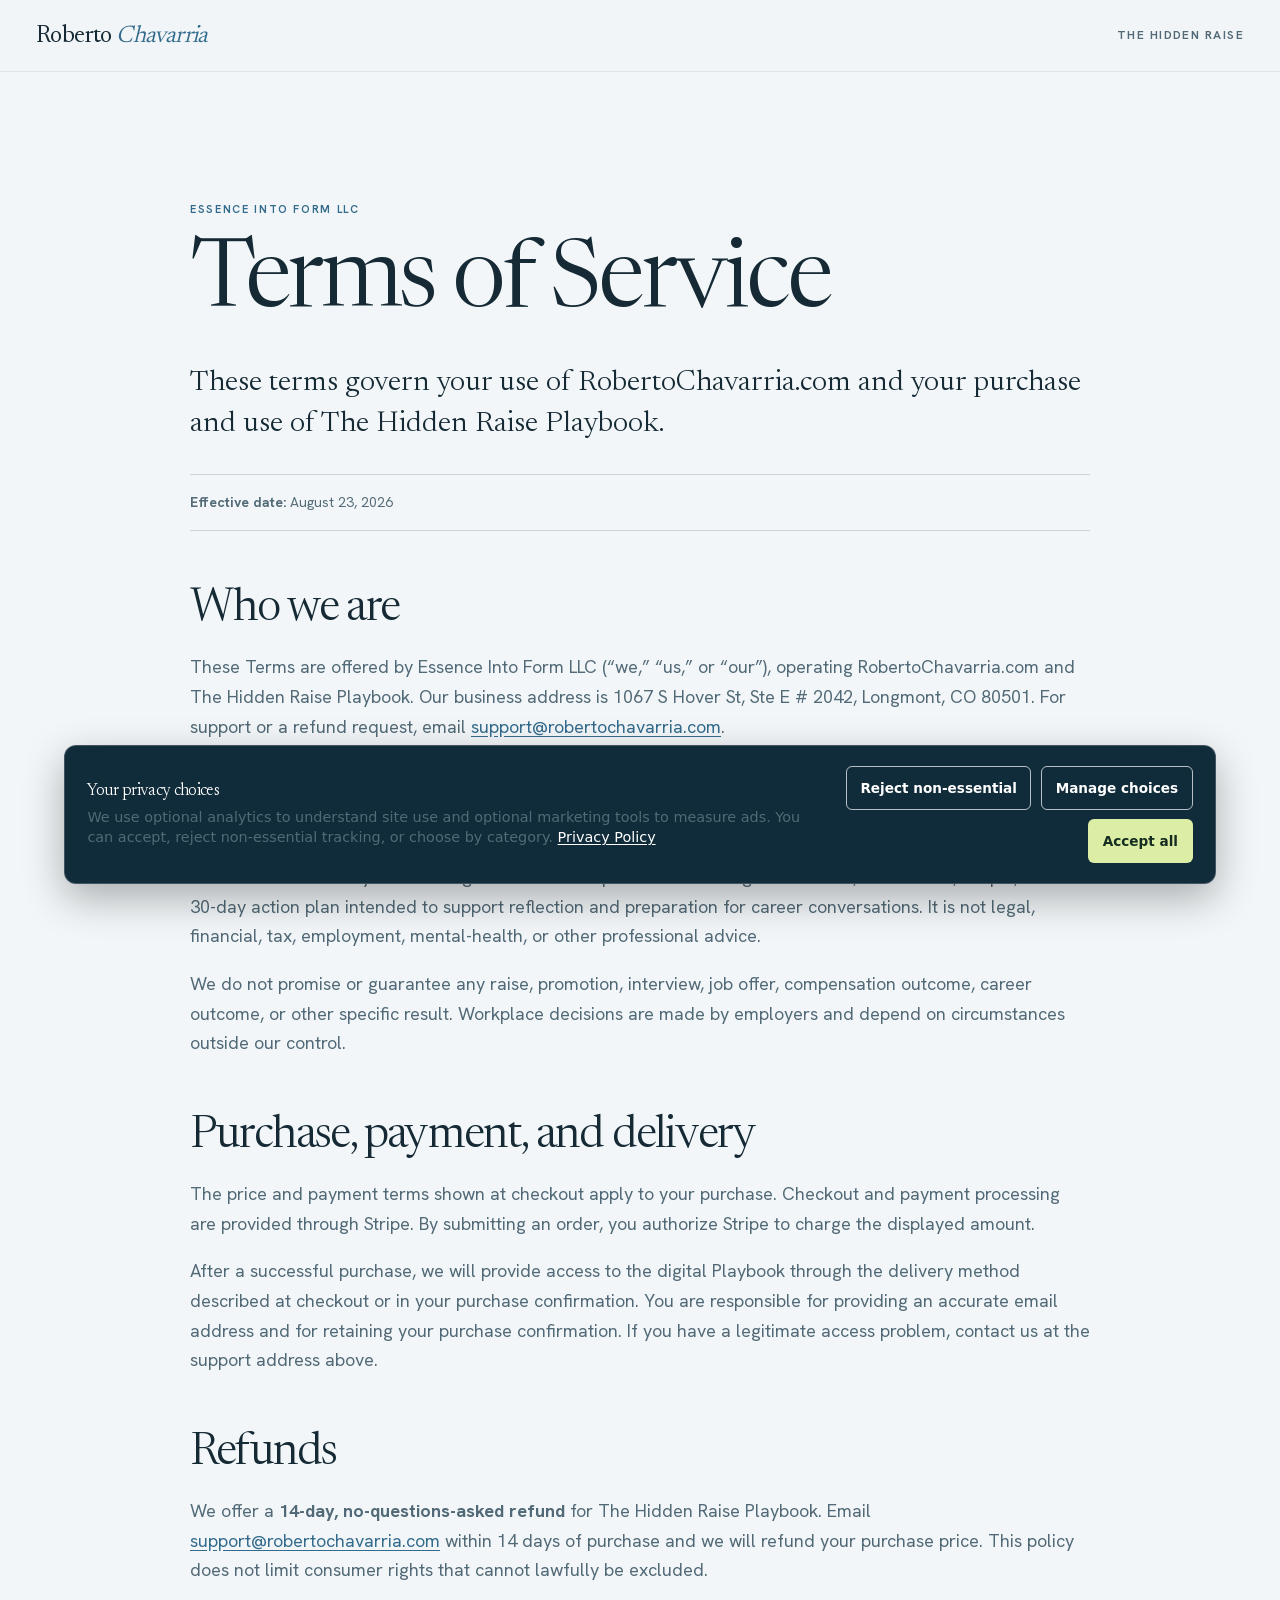
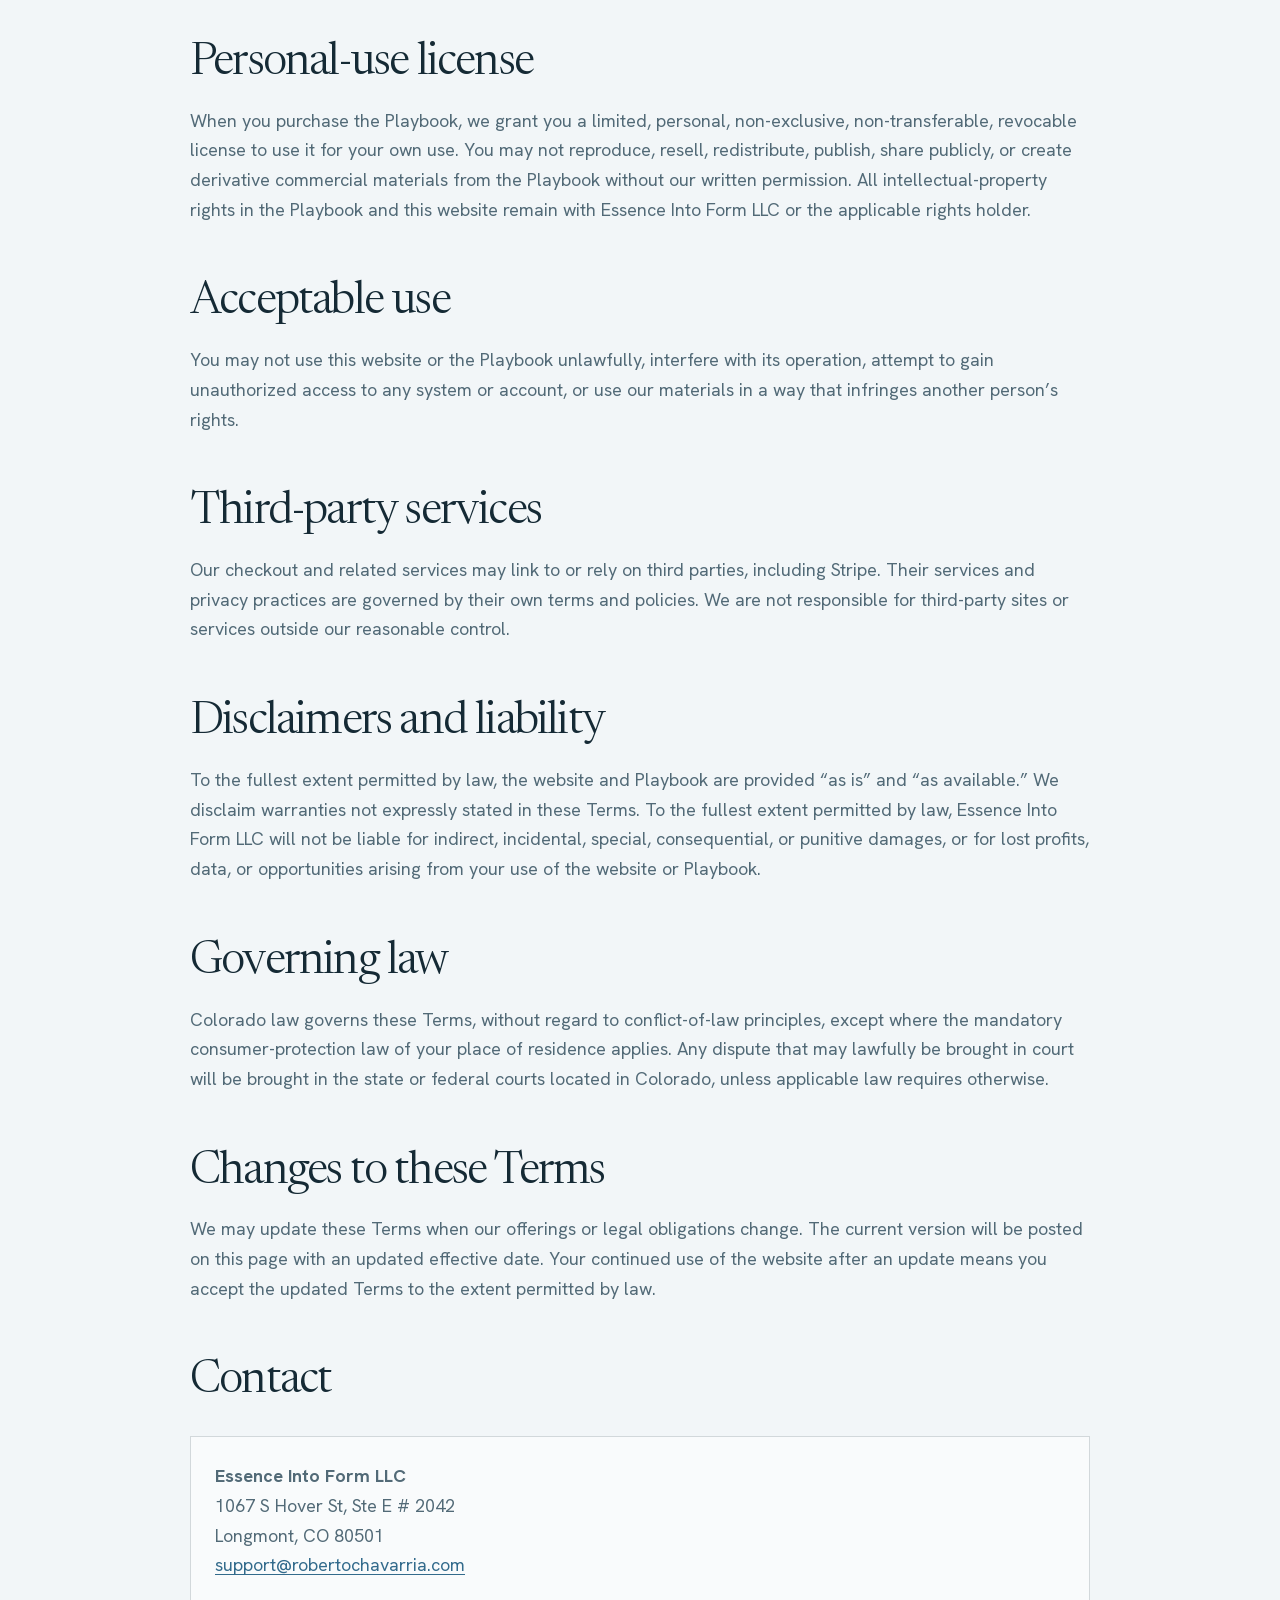
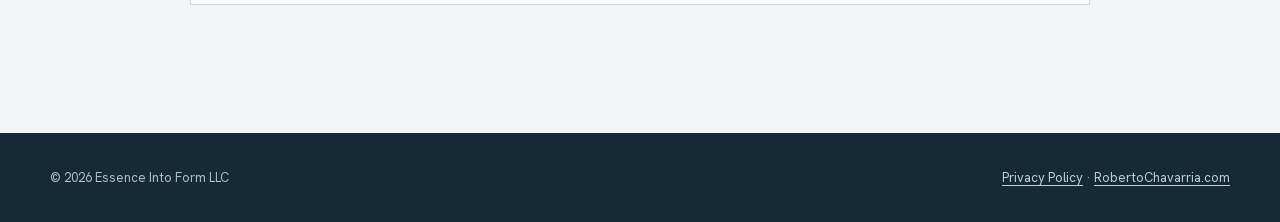
<file: terms/index.html>
<!doctype html>
<html lang="en">
<head>
  <meta charset="utf-8">
  <meta name="viewport" content="width=device-width, initial-scale=1">
  <title>Terms of Service — Essence Into Form LLC</title>
  <meta name="description" content="Terms of Service for The Hidden Raise Playbook and Roberto Chavarria.com.">
  <meta name="robots" content="index,follow">
  <link rel="canonical" href="https://robertochavarria.com/terms/">
  <link rel="icon" href="/assets/favicon.svg" type="image/svg+xml">
  <link rel="stylesheet" href="/legal.css?v=1">
  <link rel="stylesheet" href="/assets/consent.css?v=1">
  <script defer src="/assets/consent.js?v=2"></script>
</head>
<body>
  <header class="site-header">
    <a class="wordmark" href="/" aria-label="Roberto Chavarria home"><span>Roberto</span> <em>Chavarria</em></a>
    <a class="back" href="/hidden-raise/">The Hidden Raise</a>
  </header>
  <main>
    <article class="legal">
      <p class="eyebrow">Essence Into Form LLC</p>
      <h1>Terms of Service</h1>
      <p class="intro">These terms govern your use of RobertoChavarria.com and your purchase and use of The Hidden Raise Playbook.</p>
      <p class="effective"><strong>Effective date:</strong> August 23, 2026</p>

      <h2>Who we are</h2>
      <p>These Terms are offered by Essence Into Form LLC (&ldquo;we,&rdquo; &ldquo;us,&rdquo; or &ldquo;our&rdquo;), operating RobertoChavarria.com and The Hidden Raise Playbook. Our business address is 1067 S Hover St, Ste E # 2042, Longmont, CO 80501. For support or a refund request, email <a href="mailto:support@robertochavarria.com">support@robertochavarria.com</a>.</p>

      <h2>The Playbook</h2>
      <p>The Hidden Raise Playbook is a digital educational product containing frameworks, worksheets, scripts, and a 30-day action plan intended to support reflection and preparation for career conversations. It is not legal, financial, tax, employment, mental-health, or other professional advice.</p>
      <p>We do not promise or guarantee any raise, promotion, interview, job offer, compensation outcome, career outcome, or other specific result. Workplace decisions are made by employers and depend on circumstances outside our control.</p>

      <h2>Purchase, payment, and delivery</h2>
      <p>The price and payment terms shown at checkout apply to your purchase. Checkout and payment processing are provided through Stripe. By submitting an order, you authorize Stripe to charge the displayed amount.</p>
      <p>After a successful purchase, we will provide access to the digital Playbook through the delivery method described at checkout or in your purchase confirmation. You are responsible for providing an accurate email address and for retaining your purchase confirmation. If you have a legitimate access problem, contact us at the support address above.</p>

      <h2>Refunds</h2>
      <p>We offer a <strong>14-day, no-questions-asked refund</strong> for The Hidden Raise Playbook. Email <a href="mailto:support@robertochavarria.com">support@robertochavarria.com</a> within 14 days of purchase and we will refund your purchase price. This policy does not limit consumer rights that cannot lawfully be excluded.</p>

      <h2>Personal-use license</h2>
      <p>When you purchase the Playbook, we grant you a limited, personal, non-exclusive, non-transferable, revocable license to use it for your own use. You may not reproduce, resell, redistribute, publish, share publicly, or create derivative commercial materials from the Playbook without our written permission. All intellectual-property rights in the Playbook and this website remain with Essence Into Form LLC or the applicable rights holder.</p>

      <h2>Acceptable use</h2>
      <p>You may not use this website or the Playbook unlawfully, interfere with its operation, attempt to gain unauthorized access to any system or account, or use our materials in a way that infringes another person&rsquo;s rights.</p>

      <h2>Third-party services</h2>
      <p>Our checkout and related services may link to or rely on third parties, including Stripe. Their services and privacy practices are governed by their own terms and policies. We are not responsible for third-party sites or services outside our reasonable control.</p>

      <h2>Disclaimers and liability</h2>
      <p>To the fullest extent permitted by law, the website and Playbook are provided &ldquo;as is&rdquo; and &ldquo;as available.&rdquo; We disclaim warranties not expressly stated in these Terms. To the fullest extent permitted by law, Essence Into Form LLC will not be liable for indirect, incidental, special, consequential, or punitive damages, or for lost profits, data, or opportunities arising from your use of the website or Playbook.</p>

      <h2>Governing law</h2>
      <p>Colorado law governs these Terms, without regard to conflict-of-law principles, except where the mandatory consumer-protection law of your place of residence applies. Any dispute that may lawfully be brought in court will be brought in the state or federal courts located in Colorado, unless applicable law requires otherwise.</p>

      <h2>Changes to these Terms</h2>
      <p>We may update these Terms when our offerings or legal obligations change. The current version will be posted on this page with an updated effective date. Your continued use of the website after an update means you accept the updated Terms to the extent permitted by law.</p>

      <h2>Contact</h2>
      <div class="contact-card"><p><strong>Essence Into Form LLC</strong><br>1067 S Hover St, Ste E # 2042<br>Longmont, CO 80501<br><a href="mailto:support@robertochavarria.com">support@robertochavarria.com</a></p></div>
    </article>
  </main>
  <footer class="site-footer"><div class="footer-inner"><span>© 2026 Essence Into Form LLC</span><span><a href="/privacy/">Privacy Policy</a> · <a href="/">RobertoChavarria.com</a></span></div></footer>
</body>
</html>
</file>
<file: styles.css>
/* Roberto Chavarria — personal site
   Shared family typography, personal palette, and a confluence motif. */

@font-face {
  font-family: "Hanken Grotesk";
  font-style: normal;
  font-weight: 400 700;
  font-display: swap;
  src: url("/assets/fonts/hanken-grotesk-latin.woff2") format("woff2");
}

@font-face {
  font-family: "Newsreader";
  font-style: normal;
  font-weight: 300 600;
  font-display: swap;
  src: url("/assets/fonts/newsreader-normal-latin.woff2") format("woff2");
}

@font-face {
  font-family: "Newsreader";
  font-style: italic;
  font-weight: 300 500;
  font-display: swap;
  src: url("/assets/fonts/newsreader-italic-latin.woff2") format("woff2");
}

@font-face {
  font-family: "IBM Plex Mono";
  font-style: normal;
  font-weight: 400;
  font-display: swap;
  src: url("/assets/fonts/ibm-plex-mono-400-latin.woff2") format("woff2");
}

@font-face {
  font-family: "IBM Plex Mono";
  font-style: normal;
  font-weight: 500;
  font-display: swap;
  src: url("/assets/fonts/ibm-plex-mono-500-latin.woff2") format("woff2");
}

:root {
  --paper: #f2f6f8;
  --paper-deep: #dfe9ef;
  --paper-soft: #f9fbfc;
  --ink: #152a35;
  --ink-soft: #526a77;
  --ink-faint: #5f737c;
  --teal: #4d827d;
  --teal-deep: #356a66;
  --teal-pale: #dfeae8;
  --navy: #336b8c;
  --navy-deep: #244f69;
  --navy-pale: #dfe9ef;
  --dark: #152a35;
  --line: rgba(21, 42, 53, 0.17);
  --line-soft: rgba(21, 42, 53, 0.1);
  --light-line: rgba(242, 246, 248, 0.2);
  --serif: "Newsreader", Georgia, serif;
  --sans: "Hanken Grotesk", -apple-system, BlinkMacSystemFont, "Segoe UI", sans-serif;
  --mono: "IBM Plex Mono", ui-monospace, monospace;
  --max: 1220px;
  --ease: cubic-bezier(0.22, 0.61, 0.36, 1);
}

* {
  box-sizing: border-box;
  margin: 0;
  padding: 0;
}

html {
  scroll-behavior: smooth;
  -webkit-text-size-adjust: 100%;
}

body {
  background: var(--paper);
  color: var(--ink);
  font-family: var(--sans);
  font-size: 18px;
  line-height: 1.62;
  -webkit-font-smoothing: antialiased;
  text-rendering: optimizeLegibility;
  overflow-x: hidden;
}

body::after {
  content: "";
  position: fixed;
  inset: 0;
  z-index: 1000;
  pointer-events: none;
  opacity: 0.018;
  mix-blend-mode: multiply;
  background-image: url("data:image/svg+xml,%3Csvg xmlns='http://www.w3.org/2000/svg' width='180' height='180'%3E%3Cfilter id='n'%3E%3CfeTurbulence type='fractalNoise' baseFrequency='.75' numOctaves='3' stitchTiles='stitch'/%3E%3C/filter%3E%3Crect width='100%25' height='100%25' filter='url(%23n)' opacity='.55'/%3E%3C/svg%3E");
}

img {
  display: block;
  max-width: 100%;
}

a {
  color: inherit;
  text-decoration: none;
}

button,
a {
  -webkit-tap-highlight-color: transparent;
}

button {
  font: inherit;
}

::selection {
  background: var(--navy);
  color: var(--paper-soft);
}

a:focus-visible,
button:focus-visible {
  outline: 2px solid var(--navy);
  outline-offset: 4px;
  border-radius: 4px;
}

.wrap {
  width: min(100%, var(--max));
  margin: 0 auto;
  padding-inline: 38px;
}

.section {
  position: relative;
  padding-block: clamp(90px, 10vw, 148px);
  scroll-margin-top: 84px;
}

.skip-link {
  position: fixed;
  top: 12px;
  left: 12px;
  z-index: 500;
  transform: translateY(-180%);
  background: var(--ink);
  color: var(--paper-soft);
  padding: 11px 17px;
  border-radius: 999px;
  font-family: var(--mono);
  font-size: 11px;
  letter-spacing: 0.14em;
  text-transform: uppercase;
  transition: transform 0.2s ease;
}

.skip-link:focus {
  transform: translateY(0);
}

/* Header */
.site-header {
  position: fixed;
  inset: 0 0 auto;
  z-index: 100;
  min-height: 78px;
  padding: 18px 36px;
  display: flex;
  align-items: center;
  justify-content: space-between;
  gap: 24px;
  background: rgba(242, 246, 248, 0.82);
  backdrop-filter: blur(15px);
  -webkit-backdrop-filter: blur(15px);
  border-bottom: 1px solid transparent;
  transition: min-height 0.35s var(--ease), padding 0.35s var(--ease), border-color 0.35s ease, background 0.35s ease;
}

.site-header.scrolled {
  min-height: 66px;
  padding-block: 11px;
  border-bottom-color: var(--line-soft);
  background: rgba(242, 246, 248, 0.92);
}

.wordmark {
  display: inline-flex;
  align-items: baseline;
  gap: 0.25em;
  font-family: var(--serif);
  font-size: 24px;
  line-height: 1;
  letter-spacing: -0.025em;
  white-space: nowrap;
}

.wordmark span {
  font-weight: 480;
}

.wordmark em {
  color: var(--navy);
  font-weight: 380;
}

.site-nav {
  display: flex;
  align-items: center;
  gap: 35px;
}

.site-nav a {
  position: relative;
  color: var(--ink-soft);
  font-family: var(--mono);
  font-size: 11.5px;
  font-weight: 500;
  letter-spacing: 0.13em;
  text-transform: uppercase;
  white-space: nowrap;
  transition: color 0.22s ease;
}

.site-nav a:not(.nav-contact)::after {
  content: "";
  position: absolute;
  left: 0;
  bottom: -7px;
  width: 0;
  height: 1.5px;
  background: var(--navy);
  transition: width 0.28s var(--ease);
}

.site-nav a:hover {
  color: var(--ink);
}

.site-nav a:hover::after {
  width: 100%;
}

.site-nav .nav-contact {
  display: inline-flex;
  align-items: center;
  gap: 9px;
  padding: 11px 18px;
  border: 1px solid var(--ink);
  border-radius: 999px;
  color: var(--ink);
  transition: color 0.25s ease, background 0.25s ease, transform 0.25s var(--ease);
}

.site-nav .nav-contact:hover {
  color: var(--paper-soft);
  background: var(--ink);
  transform: translateY(-1px);
}

.menu-toggle {
  display: none;
  position: relative;
  width: 44px;
  height: 44px;
  border: 0;
  background: transparent;
  cursor: pointer;
}

.menu-toggle span {
  position: absolute;
  left: 10px;
  width: 24px;
  height: 1.5px;
  background: var(--ink);
  transition: transform 0.3s var(--ease), opacity 0.2s ease;
}

.menu-toggle span:nth-child(1) { top: 13px; }
.menu-toggle span:nth-child(2) { top: 21px; }
.menu-toggle span:nth-child(3) { top: 29px; }
.site-header.menu-open .menu-toggle span:nth-child(1) { transform: translateY(8px) rotate(45deg); }
.site-header.menu-open .menu-toggle span:nth-child(2) { opacity: 0; }
.site-header.menu-open .menu-toggle span:nth-child(3) { transform: translateY(-8px) rotate(-45deg); }

/* Shared type and controls */
.eyebrow {
  display: inline-flex;
  align-items: center;
  gap: 10px;
  color: var(--navy);
  font-family: var(--mono);
  font-size: 11.5px;
  font-weight: 500;
  line-height: 1.35;
  letter-spacing: 0.16em;
  text-transform: uppercase;
}

.eyebrow::before {
  content: "";
  flex: 0 0 auto;
  width: 7px;
  height: 7px;
  border-radius: 50%;
  background: currentColor;
}

.eyebrow--light {
  color: #a9c3d1;
}

h1,
h2,
h3 {
  font-family: var(--serif);
  text-wrap: balance;
}

h2 {
  font-size: clamp(39px, 5vw, 67px);
  font-weight: 350;
  line-height: 1.02;
  letter-spacing: -0.035em;
}

p {
  color: var(--ink-soft);
}

.lead {
  color: var(--ink);
  font-family: var(--serif);
  font-size: clamp(22px, 2.3vw, 29px);
  font-weight: 350;
  line-height: 1.46;
}

.button {
  display: inline-flex;
  align-items: center;
  justify-content: center;
  gap: 12px;
  min-height: 54px;
  padding: 14px 25px;
  border-radius: 999px;
  background: var(--navy);
  color: #ffffff;
  font-size: 15px;
  font-weight: 600;
  transition: background 0.25s ease, transform 0.25s var(--ease), box-shadow 0.25s ease;
}

.button:hover {
  background: var(--navy-deep);
  transform: translateY(-2px);
  box-shadow: 0 18px 35px -22px rgba(21, 42, 53, 0.58);
}

.button--dark {
  background: var(--paper-soft);
  color: var(--dark);
}

.button--dark:hover {
  background: #ffffff;
}

.text-link {
  display: inline-flex;
  align-items: center;
  gap: 10px;
  min-height: 44px;
  color: var(--ink);
  font-size: 14px;
  font-weight: 600;
  border-bottom: 1px solid transparent;
  transition: color 0.22s ease, border-color 0.22s ease, gap 0.25s var(--ease);
}

.text-link:hover {
  color: var(--navy);
  border-bottom-color: var(--navy);
  gap: 15px;
}

.reveal {
  opacity: 0;
  transform: translateY(26px);
  transition: opacity 0.9s var(--ease), transform 0.9s var(--ease);
}

.reveal[data-delay="1"] { transition-delay: 0.1s; }
.reveal[data-delay="2"] { transition-delay: 0.2s; }
.reveal[data-delay="3"] { transition-delay: 0.3s; }
.reveal.is-visible { opacity: 1; transform: none; }

/* Hero */
.hero {
  position: relative;
  min-height: 100svh;
  /* Keep the complete opening message and actions in the first viewport. */
  padding: clamp(104px, 8vw, 124px) 0 clamp(56px, 5vw, 72px);
  overflow: hidden;
}

.hero-wash {
  position: absolute;
  inset: 0;
  pointer-events: none;
  background:
    radial-gradient(60% 75% at 82% 35%, rgba(77, 130, 125, 0.12), transparent 66%),
    radial-gradient(42% 58% at 11% 74%, rgba(53, 111, 145, 0.11), transparent 68%);
}

.hero-grid {
  position: relative;
  z-index: 2;
  display: grid;
  grid-template-columns: minmax(0, 1.4fr) minmax(300px, 0.62fr);
  align-items: center;
  gap: clamp(46px, 5vw, 72px);
}

.hero-copy h1 {
  max-width: 12.5ch;
  margin-top: 20px;
  font-size: clamp(52px, 6.6vw, 88px);
  font-weight: 320;
  line-height: 0.93;
  letter-spacing: -0.045em;
}

.hero-copy h1 em {
  display: block;
  color: var(--navy);
  font-weight: 320;
}

.hero-intro {
  max-width: 60ch;
  margin-top: 28px;
}

.hero-intro p {
  margin-bottom: 12px;
  font-size: clamp(16px, 1.25vw, 18px);
  line-height: 1.55;
}

.hero-actions {
  display: flex;
  align-items: center;
  flex-wrap: wrap;
  gap: 22px;
  margin-top: 26px;
}

.hero-portrait {
  position: relative;
  margin: 0;
  width: 100%;
}

.portrait-frame {
  position: relative;
  margin-left: auto;
  width: min(100%, 390px);
}

.portrait-frame::before,
.portrait-frame::after {
  display: none;
}

.portrait-frame img {
  display: block;
  width: 100%;
  height: clamp(420px, 48vw, 580px);
  object-fit: cover;
  object-position: 50% 24%;
  border: 1px solid var(--line);
  border-radius: 5px;
}

.confluence {
  position: absolute;
  z-index: 1;
  left: 0;
  right: 0;
  bottom: -16px;
  width: 100%;
  height: 88px;
  overflow: visible;
  opacity: 0.82;
}

.confluence .path {
  fill: none;
  stroke-width: 1.5;
  stroke-dasharray: 1900;
  stroke-dashoffset: 1900;
  animation: draw-path 2.8s 0.9s var(--ease) forwards;
}

.confluence .path-one { stroke: var(--teal); }
.confluence .path-two { stroke: var(--navy); }
.confluence circle { fill: var(--navy); opacity: 0; animation: show-dot 0.5s 3.3s ease forwards; }

@keyframes draw-path { to { stroke-dashoffset: 0; } }
@keyframes show-dot { to { opacity: 1; } }

/* About opening */
.opening {
  background: var(--paper-soft);
}

.opening-grid {
  display: grid;
  grid-template-columns: minmax(0, 0.85fr) minmax(0, 1.15fr);
  gap: clamp(60px, 9vw, 124px);
  align-items: start;
}

.section-heading .eyebrow {
  margin-bottom: 25px;
}

.opening .section-heading {
  position: sticky;
  top: 120px;
}

.opening .section-heading h2 {
  max-width: 10ch;
}

.opening-body {
  max-width: 64ch;
}

.opening-body > p + p {
  margin-top: 26px;
}

.question-list {
  margin: 45px 0;
  border-top: 1px solid var(--line);
  list-style: none;
}

.question-list li {
  position: relative;
  margin: 0;
  padding: 19px 42px 19px 0;
  border-bottom: 1px solid var(--line);
  color: var(--ink);
  font-family: var(--serif);
  font-size: clamp(22px, 2.25vw, 31px);
  font-weight: 360;
  line-height: 1.3;
}

.question-list li::after {
  content: "↗";
  position: absolute;
  right: 4px;
  top: 23px;
  color: var(--navy);
  font-family: var(--mono);
  font-size: 13px;
}

/* Practices */
.practices {
  background: var(--paper);
}

.practices-heading {
  max-width: 840px;
  margin-bottom: 58px;
}

.practices-heading h2 {
  max-width: 15ch;
}

.practices-heading > p:last-child {
  max-width: 66ch;
  margin-top: 25px;
  font-size: 18px;
}

.practice-grid {
  display: grid;
  grid-template-columns: repeat(2, minmax(0, 1fr));
  gap: 24px;
}

.practice-card {
  position: relative;
  min-height: 630px;
  padding: clamp(34px, 4vw, 52px);
  border-radius: 8px;
  overflow: hidden;
  display: flex;
  flex-direction: column;
  transition: transform 0.35s var(--ease), box-shadow 0.35s ease;
}

.practice-card:hover {
  transform: translateY(-6px);
  box-shadow: 0 30px 60px -42px rgba(21, 42, 53, 0.58);
}

.practice-card--clarity {
  color: #f0f3ef;
  background:
    radial-gradient(85% 70% at 90% 100%, rgba(132, 194, 198, 0.17), transparent 70%),
    #132523;
}

.practice-card--audacious {
  color: #172a22;
  background:
    radial-gradient(75% 55% at 90% 10%, rgba(78, 113, 133, 0.11), transparent 68%),
    #f0f5f1;
  border: 1px solid rgba(23, 42, 34, 0.11);
}

.practice-topline {
  position: relative;
  z-index: 2;
  min-height: 68px;
  display: flex;
  justify-content: space-between;
  align-items: flex-start;
  gap: 20px;
  padding-bottom: 25px;
  border-bottom: 1px solid currentColor;
  border-bottom-color: color-mix(in srgb, currentColor 17%, transparent);
}

.practice-name {
  font-size: 24px;
  line-height: 1;
}

.practice-name--clarity {
  font-weight: 700;
  letter-spacing: -0.02em;
}

.practice-name--clarity strong {
  color: #84c2c6;
}

.practice-name--audacious {
  font-family: var(--serif);
  font-weight: 500;
}

.practice-name--audacious em {
  color: var(--navy);
}

.practice-kind {
  max-width: 21ch;
  text-align: right;
  font-family: var(--mono);
  font-size: 9.5px;
  line-height: 1.5;
  letter-spacing: 0.15em;
  text-transform: uppercase;
  opacity: 0.7;
}

.practice-copy {
  position: relative;
  z-index: 2;
  margin-top: auto;
  padding-top: 80px;
}

.practice-copy h3 {
  max-width: 13ch;
  font-size: clamp(38px, 4.3vw, 58px);
  font-weight: 350;
  line-height: 1.01;
  letter-spacing: -0.035em;
}

.practice-card--clarity .practice-copy h3 {
  font-family: var(--sans);
  font-size: clamp(34px, 3.9vw, 52px);
  font-weight: 700;
  line-height: 1.04;
}

.practice-copy p {
  max-width: 55ch;
  margin-top: 27px;
  color: currentColor;
  font-size: 16px;
  line-height: 1.62;
  opacity: 0.78;
}

.practice-link {
  position: relative;
  z-index: 3;
  align-self: flex-start;
  margin-top: 34px;
  padding-bottom: 3px;
  border-bottom: 1px solid currentColor;
  font-family: var(--mono);
  font-size: 11px;
  letter-spacing: 0.12em;
  text-transform: uppercase;
  transition: letter-spacing 0.25s var(--ease), color 0.25s ease;
}

.practice-link:hover {
  letter-spacing: 0.15em;
}

.practice-card--clarity .practice-link:hover { color: #a6dde0; }
.practice-card--audacious .practice-link:hover { color: var(--navy); }

.practice-orbit {
  position: absolute;
  top: 94px;
  right: -80px;
  width: 330px;
  height: 330px;
  border: 1px solid rgba(132, 194, 198, 0.23);
  border-radius: 50%;
}

.practice-orbit::before,
.practice-orbit::after {
  content: "";
  position: absolute;
  border-radius: 50%;
  border: 1px solid rgba(132, 194, 198, 0.14);
}

.practice-orbit::before { inset: 35px; }
.practice-orbit::after { inset: 78px; background: rgba(132, 194, 198, 0.04); }

.practice-rise {
  position: absolute;
  z-index: 1;
  top: 92px;
  left: 0;
  width: 100%;
  height: 94px;
  opacity: 0.62;
  pointer-events: none;
}

.practice-rise path {
  fill: none;
  stroke: var(--navy);
  stroke-width: 1.4;
}

.practice-rise circle { fill: var(--navy); }

/* Current work */
.involved {
  color: var(--paper-soft);
  background: var(--dark);
  overflow: hidden;
}

.involved::before {
  content: "";
  position: absolute;
  inset: 0;
  background:
    radial-gradient(62% 78% at 90% 5%, rgba(77, 130, 125, 0.19), transparent 70%),
    radial-gradient(45% 55% at 10% 95%, rgba(53, 111, 145, 0.14), transparent 72%);
  pointer-events: none;
}

.involved .wrap {
  position: relative;
}

.involved-intro {
  display: grid;
  grid-template-columns: 0.75fr 1.2fr;
  column-gap: clamp(42px, 7vw, 95px);
  align-items: end;
}

.involved-intro .eyebrow {
  grid-column: 1 / -1;
  margin-bottom: 26px;
}

.involved-intro h2 {
  color: var(--paper-soft);
}

.involved-intro > p:last-child {
  color: rgba(242, 246, 248, 0.72);
  font-size: 18px;
}

.involvement-grid {
  display: grid;
  grid-template-columns: repeat(3, minmax(0, 1fr));
  gap: 1px;
  margin-top: 70px;
  background: var(--light-line);
  border: 1px solid var(--light-line);
}

.involvement {
  min-height: 480px;
  padding: clamp(30px, 3.5vw, 46px);
  background: rgba(21, 42, 53, 0.96);
  display: flex;
  flex-direction: column;
}

.role {
  color: #a9c3d1;
  font-family: var(--mono);
  font-size: 10.5px;
  letter-spacing: 0.15em;
  text-transform: uppercase;
}

.involvement h3 {
  max-width: 13ch;
  margin-top: 25px;
  color: var(--paper-soft);
  font-size: clamp(29px, 2.8vw, 41px);
  font-weight: 360;
  line-height: 1.04;
}

.involvement p {
  max-width: 55ch;
  margin-top: 23px;
  color: rgba(242, 246, 248, 0.72);
  font-size: 16px;
}

.involvement a {
  align-self: flex-start;
  margin-top: auto;
  padding-top: 30px;
  color: #b8d0dc;
  font-family: var(--mono);
  font-size: 10.5px;
  letter-spacing: 0.12em;
  text-transform: uppercase;
  transition: color 0.2s ease, letter-spacing 0.25s var(--ease);
}

.involvement a:hover {
  color: var(--paper-soft);
  letter-spacing: 0.15em;
}

/* Personal */
.personal {
  background: var(--paper-deep);
}

.personal-grid {
  display: grid;
  grid-template-columns: minmax(0, 0.85fr) minmax(0, 1.15fr);
  gap: clamp(60px, 9vw, 120px);
  align-items: center;
}

.personal-images {
  position: relative;
  min-height: 720px;
}

.image-main {
  position: absolute;
  top: 0;
  left: 0;
  width: 88%;
  height: calc(100% - 44px);
}

.image-main img {
  width: 100%;
  height: 100%;
  object-fit: cover;
  border-radius: 4px;
  border: 1px solid var(--line);
  filter: saturate(0.82) contrast(1.02);
}

.image-main::after {
  content: "Beyond Boulder, Colorado";
  position: absolute;
  left: -7px;
  bottom: -32px;
  color: var(--ink-faint);
  font-family: var(--mono);
  font-size: 9.5px;
  letter-spacing: 0.14em;
  text-transform: uppercase;
}

.image-small {
  position: absolute;
  right: 0;
  bottom: 0;
  width: 54%;
  aspect-ratio: 4 / 3;
  padding: 8px;
  background: var(--paper-deep);
  box-shadow: 0 22px 48px -30px rgba(21, 42, 53, 0.62);
}

.image-small img {
  width: 100%;
  height: 100%;
  object-fit: cover;
  object-position: center;
  border: 1px solid var(--line);
}

.personal-copy h2 {
  max-width: 12ch;
  margin-top: 25px;
}

.personal-copy > .lead {
  margin-top: 31px;
}

.personal-copy > p:not(.eyebrow):not(.lead) {
  margin-top: 20px;
}

.path-note {
  margin-top: 40px;
  padding: 30px 32px;
  border-left: 2px solid var(--navy);
  background: rgba(249, 251, 252, 0.62);
}

.path-note > span {
  display: block;
  margin-bottom: 14px;
  color: var(--navy);
  font-family: var(--mono);
  font-size: 10px;
  letter-spacing: 0.15em;
  text-transform: uppercase;
}

.path-note ul {
  list-style: none;
}

.path-note li {
  position: relative;
  padding: 8px 0 8px 20px;
  color: var(--ink-soft);
  font-size: 15px;
  border-bottom: 1px solid var(--line-soft);
}

.path-note li:last-child { border-bottom: 0; }
.path-note li::before {
  content: "·";
  position: absolute;
  left: 2px;
  color: var(--navy);
  font-weight: 700;
}

/* Contact */
.contact {
  min-height: 660px;
  display: grid;
  place-items: center;
  overflow: hidden;
  color: var(--paper-soft);
  background: var(--navy);
  text-align: center;
}

.contact::before {
  content: "";
  position: absolute;
  inset: 0;
  background: radial-gradient(55% 75% at 50% 50%, rgba(255, 255, 255, 0.1), transparent 72%);
  pointer-events: none;
}

.contact-inner {
  position: relative;
  z-index: 2;
  display: flex;
  flex-direction: column;
  align-items: center;
}

.contact .eyebrow {
  color: rgba(249, 251, 252, 0.82);
}

.contact h2 {
  max-width: 18ch;
  margin: 28px auto 0;
  color: #f9fbfc;
  font-size: clamp(43px, 6vw, 76px);
}

.contact p {
  max-width: 53ch;
  margin-top: 28px;
  color: rgba(249, 251, 252, 0.8);
  font-size: 19px;
}

.contact .button {
  margin-top: 36px;
}

.contact .email {
  margin-top: 22px;
  color: rgba(249, 251, 252, 0.78);
  font-family: var(--mono);
  font-size: 11px;
  letter-spacing: 0.12em;
  border-bottom: 1px solid rgba(249, 251, 252, 0.4);
}

.contact .contact-book-link {
  margin-top: 22px;
  color: rgba(249, 251, 252, 0.9);
  font-family: var(--mono);
  font-size: 11px;
  letter-spacing: 0.12em;
  text-transform: uppercase;
  border-bottom: 1px solid rgba(249, 251, 252, 0.4);
}

.booking {
  background: var(--paper-soft);
  text-align: center;
  scroll-margin-top: 84px;
}

.booking-inner { max-width: 1100px; }

.booking h2 {
  max-width: 18ch;
  margin: 24px auto 0;
  font-size: clamp(42px, 5vw, 68px);
}

.booking-intro {
  max-width: 56ch;
  margin: 22px auto 38px;
  color: var(--ink-soft);
  font-size: 19px;
}

.cal-embed-shell {
  width: 100%;
  height: min(780px, calc(100svh - 110px));
  min-height: 660px;
  overflow: hidden;
  background: #ffffff;
  border: 1px solid var(--line);
  border-radius: 20px;
  text-align: left;
}

.cal-embed-fallback { padding: 28px; color: var(--ink-soft); text-align: center; }
.cal-embed-fallback a { color: var(--blue); text-decoration: underline; }
#my-cal-inline-exploration-session:has(iframe) > .cal-embed-fallback { display: none; }

@media (max-width: 600px) {
  .cal-embed-shell { height: 720px; min-height: 720px; border-radius: 12px; }
}

.contact-lines span {
  position: absolute;
  left: -5%;
  width: 110%;
  height: 48%;
  border: 1px solid rgba(249, 251, 252, 0.27);
  border-radius: 50%;
}

.contact-lines span:first-child { top: -31%; transform: rotate(-4deg); }
.contact-lines span:last-child { bottom: -31%; transform: rotate(5deg); }

/* Footer */
.site-footer {
  padding: 66px 0 34px;
  background: var(--paper-soft);
  border-top: 1px solid var(--line-soft);
}

.footer-grid {
  display: grid;
  grid-template-columns: 1.5fr 0.8fr 0.8fr;
  gap: 54px;
}

.wordmark--footer {
  font-size: 28px;
}

.footer-grid > div:first-child > p {
  max-width: 42ch;
  margin-top: 15px;
  font-size: 15px;
}

.footer-grid .location {
  color: var(--ink-faint);
  font-family: var(--mono);
  font-size: 9.5px;
  letter-spacing: 0.1em;
  text-transform: uppercase;
}

.footer-col h2 {
  margin-bottom: 18px;
  color: var(--ink-faint);
  font-family: var(--mono);
  font-size: 10px;
  font-weight: 500;
  letter-spacing: 0.16em;
  text-transform: uppercase;
}

.footer-col a {
  display: block;
  padding: 5px 0;
  color: var(--ink-soft);
  font-size: 15px;
  transition: color 0.2s ease;
}

.footer-col a:hover { color: var(--navy); }

.footer-base {
  display: flex;
  justify-content: space-between;
  flex-wrap: wrap;
  gap: 16px;
  margin-top: 54px;
  padding-top: 23px;
  border-top: 1px solid var(--line-soft);
  color: var(--ink-faint);
  font-family: var(--mono);
  font-size: 9.5px;
  letter-spacing: 0.1em;
  text-transform: uppercase;
}

/* Responsive */
@media (max-width: 1040px) {
  .site-nav { gap: 24px; }
  .hero-grid { grid-template-columns: minmax(0, 1.2fr) minmax(280px, 0.8fr); gap: 50px; }
  .hero-copy h1 { font-size: clamp(52px, 7vw, 77px); }

  .practice-card { min-height: 660px; }
  .involvement-grid { grid-template-columns: repeat(2, minmax(0, 1fr)); }
  .involvement:last-child { grid-column: 1 / -1; min-height: 390px; }
  .personal-images { min-height: 610px; }
}

@media (max-width: 900px) {
  .menu-toggle { display: block; }
  .site-nav {
    position: absolute;
    top: 100%;
    left: 0;
    right: 0;
    display: flex;
    flex-direction: column;
    align-items: stretch;
    gap: 0;
    padding: 12px 34px 28px;
    background: var(--paper);
    border-bottom: 1px solid var(--line);
    opacity: 0;
    visibility: hidden;
    pointer-events: none;
    transform: translateY(-14px);
    transition: opacity 0.25s ease, transform 0.25s var(--ease), visibility 0s linear 0.25s;
  }
  .site-header.menu-open .site-nav {
    opacity: 1;
    visibility: visible;
    pointer-events: auto;
    transform: none;
    transition-delay: 0s;
  }
  .site-nav a,
  .site-nav .nav-contact {
    width: 100%;
    min-height: 48px;
    display: flex;
    align-items: center;
    padding: 13px 0;
    border-bottom: 1px solid var(--line-soft);
    border-radius: 0;
  }
  .site-nav a:not(.nav-contact)::after { display: none; }
  .site-nav .nav-contact { color: var(--navy); border: 0; }
  .site-nav .nav-contact:hover { color: var(--ink); background: none; transform: none; }

  .hero { min-height: auto; padding-top: 140px; }
  .hero-grid { grid-template-columns: 1fr; }
  .hero-copy { max-width: 760px; }
  .hero-copy h1 { max-width: 13ch; font-size: clamp(54px, 10vw, 84px); }
  .hero-portrait { max-width: 520px; margin: 16px auto 0; }
  .portrait-frame { margin: 0 auto; }

  .opening-grid,
  .personal-grid { grid-template-columns: 1fr; }
  .opening .section-heading { position: static; }
  .opening .section-heading h2 { max-width: 14ch; }

  .practice-grid { grid-template-columns: 1fr; }
  .practice-card { min-height: 580px; }

  .involved-intro { grid-template-columns: 1fr; }
  .involved-intro > p:last-child { margin-top: 26px; max-width: 64ch; }
  .involvement-grid { grid-template-columns: 1fr; }
  .involvement:last-child { grid-column: auto; }
  .involvement { min-height: 360px; }

  .personal-images { min-height: 720px; width: min(100%, 600px); margin: 0 auto; }
  .personal-copy { max-width: 700px; }
  .personal-copy h2 { max-width: 14ch; }

  .footer-grid { grid-template-columns: 1fr 1fr; }
  .footer-grid > div:first-child { grid-column: 1 / -1; }
}

@media (max-width: 640px) {
  body { font-size: 17px; }
  .wrap { padding-inline: 22px; }
  .site-header { min-height: 68px; padding: 12px 18px 12px 22px; }
  .site-header.scrolled { padding: 9px 18px 9px 22px; }
  .wordmark { font-size: 21px; }
  .site-nav { padding-inline: 22px; }

  .section { padding-block: 88px; }
  .hero { padding: 118px 0 75px; }
  .hero-copy h1 { margin-top: 22px; font-size: clamp(47px, 14.3vw, 68px); line-height: 0.96; }
  .hero-intro { margin-top: 30px; }
  .hero-actions { align-items: flex-start; flex-direction: column; gap: 13px; }
  .hero-actions .button,
  .hero-actions .text-link { max-width: 100%; white-space: normal; }
  .hero-portrait { margin-top: 32px; }
  .portrait-frame { width: calc(100% - 20px); }

  .confluence { height: 115px; }

  h2 { font-size: clamp(39px, 13vw, 55px); }
  .lead { font-size: 23px; }
  .question-list li { padding-right: 30px; font-size: 23px; }

  .practices-heading { margin-bottom: 42px; }
  .practice-card { min-height: 620px; padding: 30px 26px; }
  .practice-topline { flex-direction: column; gap: 13px; }
  .practice-kind { max-width: 100%; text-align: left; }
  .practice-copy { padding-top: 62px; }
  .practice-copy h3,
  .practice-card--clarity .practice-copy h3 { font-size: clamp(34px, 10.5vw, 45px); }
  .practice-orbit { width: 240px; height: 240px; top: 115px; }
  .practice-rise { display: none; }

  .involved-intro h2 { font-size: clamp(39px, 12vw, 52px); }
  .involvement { min-height: 390px; padding: 34px 27px; }
  .involvement h3 { font-size: 35px; }
  .personal-images { min-height: 530px; }
  .image-main { width: 90%; }
  .image-small { width: 57%; }
  .personal-copy h2 { font-size: clamp(39px, 12vw, 52px); }
  .path-note { padding: 25px 22px; }

  .contact { min-height: 580px; }
  .contact h2 { font-size: clamp(42px, 13.5vw, 59px); }
  .contact p { font-size: 17px; }
  .contact .button { width: 100%; max-width: 280px; }
  .contact .email { font-size: 9.5px; letter-spacing: 0.08em; overflow-wrap: anywhere; }

  .footer-grid { grid-template-columns: 1fr; gap: 34px; }
  .footer-grid > div:first-child { grid-column: auto; }
  .footer-col a { min-height: 40px; display: flex; align-items: center; padding: 7px 0; }
  .footer-base { flex-direction: column; }
}

@media (max-width: 360px) {
  .wrap { padding-inline: 17px; }
  .site-header { padding-inline: 16px 10px; gap: 6px; }
  .wordmark { font-size: 19px; }
  .hero-copy h1 { font-size: 45px; }
  .eyebrow { max-width: 100%; font-size: 9.8px; letter-spacing: 0.11em; }

  .practice-card { padding-inline: 21px; }
  .practice-link { font-size: 9.6px; }
  .personal-images { min-height: 460px; }
}

@media (prefers-reduced-motion: reduce) {
  html { scroll-behavior: auto; }
  *, *::before, *::after {
    animation: none !important;
    transition-duration: 0.01ms !important;
  }
  .reveal { opacity: 1 !important; transform: none !important; }
  .confluence .path { stroke-dashoffset: 0; }
  .confluence circle { opacity: 1; }
}
</file>
<file: assets/consent.css>
.rc-consent-banner,.rc-consent-dialog,.rc-consent-toggle{font-family:system-ui,-apple-system,BlinkMacSystemFont,"Segoe UI",sans-serif}.rc-consent-banner{position:fixed;z-index:2147483647;right:1rem;bottom:1rem;left:1rem;display:flex;gap:1.25rem;align-items:center;justify-content:space-between;max-width:72rem;margin:auto;padding:1.25rem 1.4rem;background:#102b39;color:#fff;border:1px solid rgba(255,255,255,.2);border-radius:12px;box-shadow:0 14px 40px rgba(0,0,0,.3)}.rc-consent-copy{max-width:46rem}.rc-consent-copy h2{margin:0 0 .35rem;font-size:1.05rem;line-height:1.2}.rc-consent-copy p{margin:0;font-size:.9rem;line-height:1.45}.rc-consent-copy a{color:#fff;text-decoration:underline;text-underline-offset:2px}.rc-consent-actions,.rc-dialog-actions{display:flex;flex-wrap:wrap;gap:.6rem;justify-content:flex-end}.rc-button{min-height:2.6rem;padding:.6rem .85rem;border:1px solid transparent;border-radius:6px;font:inherit;font-size:.85rem;font-weight:650;cursor:pointer}.rc-button--primary{background:#dceea5;color:#152c20}.rc-button--secondary{background:transparent;color:#fff;border-color:rgba(255,255,255,.7)}.rc-consent-dialog-backdrop{position:fixed;z-index:2147483647;inset:0;display:grid;place-items:center;padding:1rem;background:rgba(6,17,22,.72)}.rc-consent-dialog{width:min(100%,34rem);padding:1.5rem;background:#102b39;color:#fff;border-radius:12px;box-shadow:0 16px 50px rgba(0,0,0,.4)}.rc-consent-dialog h2{margin:0 0 .55rem;font-size:1.25rem}.rc-consent-dialog>p{margin:0 0 1rem;line-height:1.45}.rc-consent-option{display:flex;gap:.85rem;align-items:flex-start;padding:1rem 0;border-top:1px solid rgba(255,255,255,.2);cursor:pointer}.rc-consent-option input{width:1.15rem;height:1.15rem;margin:.15rem 0 0;accent-color:#dceea5}.rc-consent-option strong,.rc-consent-option small{display:block}.rc-consent-option small{margin-top:.25rem;line-height:1.4;opacity:.88}.rc-dialog-actions{margin-top:1rem}.rc-consent-toggle{position:fixed;z-index:2147483646;right:1rem;bottom:1rem;padding:.55rem .7rem;color:#102b39;background:#fff;border:1px solid #60717a;border-radius:999px;box-shadow:0 2px 10px rgba(0,0,0,.16);font-size:.75rem;font-weight:650;cursor:pointer}@media (max-width:48rem){.rc-consent-banner{display:block;right:.75rem;bottom:.75rem;left:.75rem;padding:1.1rem}.rc-consent-actions{margin-top:1rem;justify-content:stretch}.rc-button{flex:1 1 9rem}.rc-consent-toggle{right:.75rem;bottom:.75rem}}@media (prefers-reduced-motion:reduce){.rc-consent-banner,.rc-consent-dialog-backdrop{animation:none}}
</file>
<file: hidden-raise/hidden-raise.css>
@font-face{font-family:"Hanken Grotesk";font-style:normal;font-weight:400 700;font-display:swap;src:url("/assets/fonts/hanken-grotesk-latin.woff2") format("woff2")}@font-face{font-family:"Newsreader";font-style:normal;font-weight:300 600;font-display:swap;src:url("/assets/fonts/newsreader-normal-latin.woff2") format("woff2")}@font-face{font-family:"Newsreader";font-style:italic;font-weight:300 500;font-display:swap;src:url("/assets/fonts/newsreader-italic-latin.woff2") format("woff2")}@font-face{font-family:"IBM Plex Mono";font-style:normal;font-weight:400 500;font-display:swap;src:url("/assets/fonts/ibm-plex-mono-400-latin.woff2") format("woff2")}
:root{--paper:#f2f6f8;--paper-soft:#f9fbfc;--paper-deep:#dfe9ef;--ink:#152a35;--ink-soft:#526a77;--navy:#336b8c;--navy-deep:#244f69;--teal:#4d827d;--orange:#d9683b;--dark:#152a35;--line:rgba(21,42,53,.17);--light-line:rgba(242,246,248,.2);--serif:"Newsreader",Georgia,serif;--sans:"Hanken Grotesk",-apple-system,BlinkMacSystemFont,"Segoe UI",sans-serif;--mono:"IBM Plex Mono",ui-monospace,monospace;--max:1200px;--ease:cubic-bezier(.22,.61,.36,1)}
*{box-sizing:border-box;margin:0;padding:0}html{max-width:100%;overflow-x:clip;scroll-behavior:smooth;-webkit-text-size-adjust:100%}body{background:var(--paper);color:var(--ink);font-family:var(--sans);font-size:18px;line-height:1.6;max-width:100%;overflow-x:clip;-webkit-font-smoothing:antialiased}body::after{content:"";position:fixed;inset:0;z-index:30;pointer-events:none;opacity:.016;mix-blend-mode:multiply;background-image:url("data:image/svg+xml,%3Csvg xmlns='http://www.w3.org/2000/svg' width='180' height='180'%3E%3Cfilter id='n'%3E%3CfeTurbulence type='fractalNoise' baseFrequency='.75' numOctaves='3' stitchTiles='stitch'/%3E%3C/filter%3E%3Crect width='100%25' height='100%25' filter='url(%23n)' opacity='.55'/%3E%3C/svg%3E")}a{color:inherit;text-decoration:none}img{display:block;max-width:100%}a,summary{-webkit-tap-highlight-color:transparent}a:focus-visible,summary:focus-visible{outline:2px solid var(--navy);outline-offset:4px;border-radius:3px}.skip-link{position:fixed;z-index:200;top:12px;left:12px;transform:translateY(-180%);border-radius:999px;padding:11px 17px;background:var(--ink);color:var(--paper-soft);font:500 11px/1 var(--mono);letter-spacing:.14em;text-transform:uppercase;transition:transform .2s ease}.skip-link:focus{transform:translateY(0)}.wrap{width:min(100%,var(--max));margin:0 auto;padding-inline:38px}.section{position:relative;padding-block:clamp(85px,10vw,142px);scroll-margin-top:72px}p{color:var(--ink-soft)}h1,h2,h3{font-family:var(--serif);font-weight:350;letter-spacing:-.043em;line-height:1.01;text-wrap:balance}h2{font-size:clamp(43px,5.2vw,70px)}h3{font-size:clamp(27px,2.6vw,38px)}.eyebrow{display:grid;grid-template-columns:7px minmax(0,1fr);align-items:start;gap:10px;color:var(--navy);font:500 10.5px/1.45 var(--mono);letter-spacing:.15em;text-transform:uppercase}.eyebrow::before{content:"";width:7px;height:7px;margin-top:4px;border-radius:50%;background:currentColor}.eyebrow--light{color:#b8d0dc}.lead{color:var(--ink);font:350 clamp(23px,2.35vw,30px)/1.4 var(--serif)}.button{display:inline-flex;align-items:center;justify-content:center;gap:11px;min-height:55px;padding:15px 25px;border:1px solid var(--navy);border-radius:999px;background:var(--navy);color:#fff;font-size:14px;font-weight:700;text-align:center;transition:transform .25s var(--ease),background .25s ease,box-shadow .25s ease}.button:hover{background:var(--navy-deep);transform:translateY(-2px);box-shadow:0 18px 35px -22px rgba(21,42,53,.58)}.button--dark{background:var(--ink);border-color:var(--ink)}.button--dark:hover{background:#0d1d26}.button--paper{background:var(--paper-soft);border-color:var(--paper-soft);color:var(--ink)}.button--paper:hover{background:#fff}.text-link{display:inline-flex;align-items:center;gap:10px;min-height:42px;border-bottom:1px solid transparent;color:var(--ink);font-size:14px;font-weight:700;transition:color .2s ease,gap .25s var(--ease),border-color .2s ease}.text-link:hover{gap:15px;color:var(--navy);border-bottom-color:var(--navy)}
.site-header{position:fixed;z-index:100;inset:0 0 auto;min-height:72px;display:flex;align-items:center;justify-content:space-between;gap:24px;padding:17px 36px;border-bottom:1px solid rgba(21,42,53,.08);background:rgba(242,246,248,.9);backdrop-filter:blur(15px);-webkit-backdrop-filter:blur(15px)}.wordmark{display:inline-flex;gap:.25em;align-items:baseline;font:24px/1 var(--serif);letter-spacing:-.025em;white-space:nowrap}.wordmark span{font-weight:480}.wordmark em{color:var(--navy);font-weight:380}.header-cta{color:var(--navy);font:600 10.5px/1.4 var(--mono);letter-spacing:.12em;text-transform:uppercase;transition:color .2s ease}.header-cta:hover{color:var(--navy-deep)}
.hero{position:relative;overflow:hidden;padding:clamp(142px,14vw,188px) 0 88px;background:linear-gradient(180deg,#f6f9fa 0%,var(--paper) 100%)}.hero-grid{position:relative;z-index:2;display:grid;grid-template-columns:minmax(0,1.1fr) minmax(290px,.62fr);gap:clamp(24px,7vw,106px);align-items:center}.hero-glow{position:absolute;border-radius:50%;pointer-events:none}.hero-glow--one{width:min(57vw,780px);aspect-ratio:1;top:-260px;right:-160px;background:radial-gradient(circle,rgba(77,130,125,.2),transparent 68%)}.hero-glow--two{width:min(45vw,570px);aspect-ratio:1;bottom:-360px;left:-180px;background:radial-gradient(circle,rgba(51,107,140,.14),transparent 70%)}.hero h1{max-width:10.7ch;margin-top:24px;font-size:clamp(57px,7.7vw,103px);line-height:.91}.hero h1 em{display:block;color:var(--navy);font-weight:330}.hero-lead{max-width:58ch;margin-top:29px;font-size:clamp(17px,1.48vw,20px);line-height:1.58}.hero-proof{display:grid;gap:11px;max-width:61ch;margin-top:25px;list-style:none}.hero-proof li{position:relative;padding-left:23px;color:var(--ink);font-size:15px;line-height:1.45}.hero-proof li::before{content:"";position:absolute;left:1px;top:.52em;width:10px;height:10px;border:2px solid var(--teal);border-radius:50%}.hero-actions{display:flex;flex-wrap:wrap;align-items:center;gap:23px;margin-top:31px}.microcopy{margin-top:16px;font-size:12px}.hero-book{justify-self:end;width:min(100%,425px);margin:0;filter:drop-shadow(0 34px 30px rgba(21,42,53,.22));transform:rotate(3deg)}.hero-book img{width:100%;height:auto}
.section-intro{max-width:760px}.section-intro h2{max-width:11ch;margin-top:24px}.section-intro>p:last-child{max-width:55ch;margin-top:27px}.section-intro--center{margin:0 auto;text-align:center}.section-intro--center .eyebrow{justify-content:center}.section-intro--center h2{margin-inline:auto;max-width:15ch}.section-intro--center>p:last-child{margin-inline:auto}.friction{background:var(--paper-soft)}.friction-grid{display:grid;grid-template-columns:repeat(4,minmax(0,1fr));gap:1px;margin-top:61px;border:1px solid var(--line);background:var(--line)}.friction-grid article{min-height:285px;padding:31px 27px;background:var(--paper-soft)}.friction-grid article>span{color:var(--navy);font:500 11px/1 var(--mono);letter-spacing:.14em}.friction-grid h3{margin-top:62px;font-size:clamp(25px,2.1vw,32px)}.friction-grid p{margin-top:16px;font-size:14px;line-height:1.55}.reframe{color:var(--paper-soft);background:var(--dark);overflow:hidden}.reframe::before{content:"";position:absolute;inset:0;background:radial-gradient(52% 80% at 100% 0%,rgba(77,130,125,.24),transparent 70%)}.reframe-grid{position:relative;display:grid;grid-template-columns:minmax(0,.95fr) minmax(0,1.05fr);gap:clamp(48px,9vw,140px);align-items:start}.reframe h2{max-width:11ch;margin-top:24px;color:#fff}.reframe-copy{padding-top:4px}.reframe-copy p{color:rgba(242,246,248,.75)}.reframe-copy .lead{color:#fff}.reframe-copy p+p{margin-top:22px}.reframe-copy strong{color:#b8d0dc;font-weight:600}
.method{background:var(--paper);}.method .section-intro h2{max-width:10ch}.method-grid{display:grid;grid-template-columns:repeat(4,minmax(0,1fr));gap:1px;margin-top:62px;list-style:none;background:var(--line);border:1px solid var(--line)}.method-grid li{min-height:306px;padding:clamp(25px,3vw,39px);background:var(--paper)}.step{display:block;color:var(--navy);font:500 11px/1 var(--mono);letter-spacing:.14em}.method-grid h3{margin-top:70px}.method-grid p{margin-top:17px;font-size:14px;line-height:1.56}.preview{background:var(--paper-deep);overflow:hidden}.preview-heading{display:grid;grid-template-columns:minmax(0,1.05fr) minmax(0,.72fr);gap:clamp(42px,8vw,128px);align-items:end}.preview-heading h2{max-width:11ch;margin-top:24px}.preview-heading>p{max-width:38ch;font-size:16px}.preview-grid{display:grid;grid-template-columns:repeat(3,minmax(0,1fr));gap:clamp(20px,3vw,42px);margin-top:64px}.preview-card{margin:0;filter:drop-shadow(0 24px 23px rgba(21,42,53,.14))}.preview-card--offset{transform:translateY(42px)}.preview-card img{width:100%;border:1px solid rgba(21,42,53,.12);background:#fff}.preview-card figcaption{padding:19px 6px 0}.preview-card figcaption strong,.preview-card figcaption span{display:block}.preview-card figcaption strong{color:var(--ink);font:350 25px/1.08 var(--serif)}.preview-card figcaption span{margin-top:8px;color:var(--ink-soft);font-size:13px;line-height:1.48}.preview-plan{display:grid;grid-template-columns:minmax(200px,.58fr) minmax(0,1.18fr);gap:clamp(34px,7vw,105px);max-width:990px;margin:103px auto 0;align-items:center}.preview-plan img{width:100%;max-width:260px;justify-self:center;border:1px solid rgba(21,42,53,.12);box-shadow:0 25px 34px -26px rgba(21,42,53,.42)}.preview-plan h3{max-width:12ch;margin-top:22px;font-size:clamp(33px,3.6vw,52px)}.preview-plan>div>p:last-child{max-width:51ch;margin-top:23px}.included{color:var(--paper-soft);background:var(--navy);overflow:hidden}.included::before{content:"";position:absolute;inset:0;background:radial-gradient(45% 70% at 0% 100%,rgba(21,42,53,.3),transparent 70%)}.included-grid{position:relative;display:grid;grid-template-columns:minmax(0,.94fr) minmax(0,1.06fr);gap:clamp(48px,9vw,135px);align-items:start}.included-copy h2{max-width:10ch;margin-top:25px;color:#fff}.included-copy>p:last-child{max-width:41ch;margin-top:26px;color:rgba(242,246,248,.75)}.included-list{list-style:none;border-top:1px solid rgba(242,246,248,.35)}.included-list li{display:grid;grid-template-columns:minmax(130px,.64fr) minmax(0,1.36fr);gap:25px;padding:22px 0;border-bottom:1px solid rgba(242,246,248,.23)}.included-list strong{color:#fff;font:350 25px/1.12 var(--serif)}.included-list span{color:rgba(242,246,248,.74);font-size:14px;line-height:1.52}.fit{background:var(--paper-soft)}.fit-grid{display:grid;grid-template-columns:minmax(0,.95fr) minmax(0,1.05fr);gap:clamp(48px,9vw,135px)}.fit h2{max-width:11ch;margin-top:24px}.fit-copy{max-width:55ch;padding-top:5px}.fit-copy p{font-size:17px}.fit-copy p+p{margin-top:25px}.fit-copy strong{color:var(--ink)}
.offer{background:var(--paper)}.offer-grid{display:grid;grid-template-columns:minmax(0,1.02fr) minmax(330px,.78fr);gap:clamp(50px,9vw,130px);align-items:center}.offer-copy h2{margin-top:25px}.offer-copy .lead{max-width:17ch;margin-top:27px}.offer-copy>p:last-child{max-width:53ch;margin-top:18px}.offer-panel{padding:clamp(34px,4vw,51px);border:1px solid var(--line);border-radius:5px;background:var(--paper-soft);box-shadow:0 28px 62px -47px rgba(21,42,53,.6)}.panel-label{color:var(--navy);font:500 10px/1.3 var(--mono);letter-spacing:.15em;text-transform:uppercase}.price{margin-top:21px;color:var(--ink);font:350 24px/1.1 var(--serif)}.price span{font-size:clamp(55px,6vw,76px);letter-spacing:-.055em}.offer-panel ul{margin:26px 0 30px;list-style:none;border-top:1px solid var(--line)}.offer-panel li{position:relative;padding:10px 0 10px 21px;border-bottom:1px solid rgba(21,42,53,.1);color:var(--ink-soft);font-size:14px}.offer-panel li::before{content:"—";position:absolute;left:0;color:var(--navy)}.offer-panel .button{width:100%}.checkout-note{margin-top:16px;font-size:12px;line-height:1.55}.creator{background:var(--paper-deep)}.creator-grid{display:grid;grid-template-columns:minmax(0,.86fr) minmax(0,1.14fr);gap:clamp(54px,9vw,127px);align-items:center}.creator-image{margin:0}.creator-image img{width:100%;aspect-ratio:4/3;object-fit:cover;border:1px solid var(--line);filter:saturate(.8) contrast(1.02)}.creator-image figcaption{margin-top:12px;color:var(--ink-soft);font:10px/1.5 var(--mono);letter-spacing:.11em;text-transform:uppercase}.creator-grid h2{max-width:13ch;margin-top:25px}.creator-grid>div>p:not(.eyebrow){max-width:53ch;margin-top:28px}.creator-grid .text-link{margin-top:28px}.faq{background:var(--paper-soft)}.faq .section-intro h2{max-width:11ch}.faq-list{margin-top:58px;border-top:1px solid var(--line)}details{border-bottom:1px solid var(--line)}summary{position:relative;padding:25px 44px 25px 0;cursor:pointer;color:var(--ink);font:350 clamp(23px,2.3vw,31px)/1.2 var(--serif);list-style:none}summary::-webkit-details-marker{display:none}summary::after{content:"+";position:absolute;top:21px;right:4px;color:var(--navy);font:300 32px/1 var(--serif);transition:transform .2s var(--ease)}details[open] summary::after{transform:rotate(45deg)}details p{max-width:69ch;padding:0 38px 27px 0;font-size:16px}.final-cta{text-align:center;color:var(--paper-soft);background:var(--dark);overflow:hidden}.final-cta::before{content:"";position:absolute;inset:0;background:radial-gradient(52% 80% at 100% 0%,rgba(77,130,125,.25),transparent 70%),radial-gradient(45% 65% at 0% 100%,rgba(51,107,140,.22),transparent 70%)}.final-cta .wrap{position:relative;max-width:850px}.final-cta .eyebrow{justify-content:center}.final-cta h2{max-width:13ch;margin:24px auto 0;color:#fff}.final-cta p:not(.eyebrow){max-width:47ch;margin:27px auto 0;color:rgba(242,246,248,.77)}.final-cta .button{margin-top:31px}.final-cta small{display:block;margin-top:16px;color:#b8d0dc;font-size:11px}.site-footer{background:#0d1d26;color:var(--paper-soft)}.footer-inner{min-height:158px;display:grid;grid-template-columns:1fr auto auto;align-items:center;gap:28px;padding-block:32px}.site-footer .wordmark em{color:#a9c3d1}.site-footer p{color:rgba(242,246,248,.66);font-size:13px}.site-footer p a{color:#b8d0dc;font:500 10.5px/1.4 var(--mono);letter-spacing:.1em;text-transform:uppercase}
@media(max-width:900px){.hero-grid{grid-template-columns:minmax(0,1fr) minmax(220px,.52fr);gap:28px}.hero-book{width:min(100%,340px)}.friction-grid,.method-grid{grid-template-columns:repeat(2,minmax(0,1fr))}.preview-grid{gap:22px}.preview-card--offset{transform:translateY(25px)}.footer-inner{grid-template-columns:1fr auto}.footer-inner p{grid-column:1/-1;grid-row:2}}
@media(max-width:720px){body{font-size:17px}.wrap{padding-inline:22px}.section{padding-block:78px}.site-header{min-height:66px;padding:16px 21px}.wordmark{font-size:22px}.header-cta{font-size:9px;letter-spacing:.1em}.hero{padding:122px 0 74px}.hero-grid,.reframe-grid,.preview-heading,.preview-plan,.included-grid,.fit-grid,.offer-grid,.creator-grid{grid-template-columns:1fr;gap:37px}.hero h1{max-width:10.6ch;font-size:clamp(53px,15vw,72px)}.hero-book{justify-self:center;order:2;width:min(71vw,330px);margin-top:2px}.hero-copy{order:1}.hero-actions{align-items:stretch;gap:14px;margin-top:28px}.hero-actions .button{width:100%}.section-intro h2{max-width:11ch}.section-intro--center h2{max-width:13ch}.friction-grid,.method-grid{grid-template-columns:1fr}.friction-grid article,.method-grid li{min-height:auto;padding:31px 28px}.friction-grid h3,.method-grid h3{margin-top:37px}.preview-heading>p{font-size:15px}.preview-grid{grid-template-columns:1fr;gap:42px;margin-top:49px}.preview-card,.preview-card--offset{width:min(100%,410px);margin-inline:auto;transform:none}.preview-card figcaption{padding-inline:0}.preview-plan{margin-top:69px}.preview-plan img{max-width:215px}.included-list li{grid-template-columns:1fr;gap:9px}.offer-panel{margin-top:4px}.creator-image{order:2}.creator-grid>div{order:1}.faq-list{margin-top:41px}.final-cta h2{max-width:12ch}.footer-inner{grid-template-columns:1fr;gap:17px;text-align:left}.footer-inner p{grid-column:auto;grid-row:auto}}
@media(max-width:460px){.eyebrow{font-size:9.5px;letter-spacing:.125em}.hero-proof li{font-size:14px}.button{padding-inline:18px;font-size:13px}.included-list strong{font-size:23px}summary{padding-block:22px}.header-cta{max-width:13ch;text-align:right}.microcopy{font-size:11px}}
@media(prefers-reduced-motion:reduce){html{scroll-behavior:auto}*,*::before,*::after{transition-duration:.01ms!important;animation-duration:.01ms!important;animation-iteration-count:1!important}}

/* Conversion refinement: diagrams retain their native proportions; all early CTAs lead to the purchase section. */
#buy{scroll-margin-top:94px}.section-cta{display:flex;justify-content:center;margin-top:54px}.section-cta--light{position:relative;z-index:1;margin-top:0;padding-top:62px}.button--outline{border:1px solid var(--navy);background:transparent;color:var(--navy)}.button--outline:hover{background:var(--navy);color:var(--paper-soft)}.preview-card{align-self:start}.preview-card img{width:100%;height:auto;aspect-ratio:auto;object-fit:contain}.preview-plan img{width:100%;max-width:360px;height:auto;aspect-ratio:auto;object-fit:contain}.plan-number{width:min(100%,360px);aspect-ratio:1/1;display:flex;flex-direction:column;justify-content:center;align-items:center;border:1px solid var(--line);background:var(--paper-soft);box-shadow:0 24px 48px -38px rgba(21,42,53,.65);color:var(--navy)}.plan-number strong{font:400 clamp(88px,12vw,160px)/.72 var(--serif);letter-spacing:-.075em}.plan-number span{margin-top:14px;font:500 14px/1 var(--mono);letter-spacing:.13em;text-transform:uppercase}.plan-number small{margin-top:20px;color:var(--ink-soft);font:10px/1.5 var(--mono);letter-spacing:.08em;text-align:center;text-transform:uppercase}.creator-media{position:relative;min-width:0;padding:0 36px 42px 0}.creator-image img{width:100%;height:auto;aspect-ratio:16/10;object-fit:cover;object-position:60% 50%}.creator-portrait{position:absolute;right:0;bottom:0;width:clamp(118px,28%,185px);height:auto!important;aspect-ratio:auto;object-fit:cover;object-position:center;border:7px solid var(--paper-deep);box-shadow:0 18px 35px rgba(21,42,53,.22)}.creator-grid>div>p:not(.eyebrow)+p{margin-top:18px}.creator-grid .text-link{display:inline-flex}.creator .section-cta{margin-top:62px}@media(max-width:720px){.section-cta{margin-top:38px}.section-cta .button{width:100%;justify-content:center;text-align:center}.section-cta--light{padding-top:38px}.preview-card,.preview-card--offset{width:min(100%,500px)}.preview-plan img{max-width:100%}.creator-media{padding:0 25px 32px 0}.creator-portrait{width:130px;border-width:5px}.creator-image img{aspect-ratio:16/10;object-position:62% 50%}.creator .section-cta{margin-top:38px}}

.final-ps {
  margin: 1.75rem auto 0;
  max-width: 46rem;
  font-size: 0.98rem;
  line-height: 1.6;
  text-align: left;
  opacity: 0.95;
}

.capture { padding-block: 3.5rem; }
.capture-wrap { max-width: 44rem; }
.capture-form {
  display: flex;
  flex-wrap: wrap;
  gap: 0.6rem;
  margin: 1.25rem 0 0.6rem;
}
.capture-form input[type="email"] {
  flex: 1 1 16rem;
  min-width: 0;
  padding: 0.85rem 1rem;
  font: inherit;
  border: 1px solid rgba(0,0,0,0.25);
  border-radius: 6px;
  background: #fff;
}
.capture-form input[type="email"]:focus-visible {
  outline: 2px solid currentColor;
  outline-offset: 2px;
}
.capture-form .button { flex: 0 0 auto; }
.capture small { display: block; opacity: 0.7; font-size: 0.85rem; }
.visually-hidden {
  position: absolute !important;
  width: 1px; height: 1px;
  margin: -1px; padding: 0; border: 0;
  clip-path: inset(50%);
  overflow: hidden; white-space: nowrap;
}
</file>
<file: hidden-raise-pdf-onboard/onboard.css>
.header-back { color: var(--ink); font-size: 16px; font-weight: 500; white-space: nowrap; }
.header-back:hover { color: var(--navy); }
.back-short { display: none; }

.onboard-hero { position: relative; min-height: min(710px, 92svh); padding: clamp(144px, 14vw, 188px) 0 86px; overflow: hidden; }
.onboard-hero__inner { position: relative; z-index: 2; display: grid; grid-template-columns: minmax(0, 1.06fr) minmax(260px, .72fr); align-items: center; gap: clamp(28px, 7vw, 112px); }
.onboard-hero__copy { position: relative; z-index: 1; }
.onboard-hero__book { justify-self: end; width: min(100%, 430px); margin: -36px 1vw -105px 0; filter: drop-shadow(15px 30px 26px rgba(21,42,53,.2)); transform: rotate(1.5deg); }
.onboard-hero__book img { display: block; width: 100%; height: auto; }
.onboard-hero h1 { max-width: 12.5ch; margin-top: 24px; font-size: clamp(56px, 7.5vw, 96px); line-height: .92; }
.onboard-hero h1 em { display: block; color: var(--navy); font-weight: 330; }
.onboard-hero__lead { max-width: 61ch; margin-top: 30px; font-size: clamp(17px, 1.45vw, 20px); line-height: 1.58; }
.onboard-hero .button { margin-top: 32px; }
.onboard-hero__note { max-width: 54ch; margin-top: 17px; font-size: 13px; line-height: 1.5; }

.introduction { background: var(--paper-soft); }
.introduction__grid { display: grid; grid-template-columns: minmax(0, .8fr) minmax(360px, 1.2fr); align-items: center; gap: clamp(54px, 9vw, 132px); }
.introduction h2 { max-width: 10ch; margin-top: 25px; }
.video-frame { position: relative; min-height: 380px; overflow: hidden; border: 1px solid rgba(184, 208, 220, .36); background: linear-gradient(145deg, #1e4357, #152a35); box-shadow: 0 32px 70px -43px rgba(21,42,53,.72); }
.video-frame::after { content: ""; position: absolute; width: 470px; height: 470px; right: -250px; bottom: -260px; border: 1px solid rgba(184,208,220,.24); border-radius: 50%; box-shadow: 0 0 0 42px rgba(184,208,220,.06), 0 0 0 93px rgba(184,208,220,.04); }
.video-frame__placeholder { position: relative; z-index: 1; display: grid; min-height: inherit; place-content: center; padding: 42px; text-align: center; }
.video-frame__play { display: grid; place-items: center; width: 66px; height: 66px; margin: 0 auto 24px; padding-left: 3px; border: 1px solid rgba(242,246,248,.6); border-radius: 50%; color: var(--paper-soft); font-size: 19px; }
.video-frame__placeholder p { color: var(--paper-soft); font: 350 clamp(25px, 2.6vw, 35px)/1.1 var(--serif); }
.video-frame__placeholder small { display: block; max-width: 38ch; margin: 17px auto 0; color: #b8d0dc; font: 500 10px/1.6 var(--mono); letter-spacing: .1em; text-transform: uppercase; }

.first-steps { background: var(--paper); }
.first-steps__heading { display: grid; grid-template-columns: minmax(0,.8fr) minmax(0,1.2fr); gap: 27px clamp(54px, 9vw, 132px); align-items: end; }
.first-steps__heading h2 { grid-column: 1; max-width: 9.5ch; margin-top: 0; }
.first-steps__heading > p:last-child { grid-column: 2; max-width: 44ch; }
.first-steps__list { margin-top: 66px; list-style: none; border-top: 1px solid var(--line); }
.first-steps__list li { display: grid; grid-template-columns: 104px minmax(0, 1fr); gap: 27px; padding: 34px 0 36px; border-bottom: 1px solid var(--line); }
.first-steps__list > li > span { padding-top: 5px; color: var(--navy); font: 500 11px/1.2 var(--mono); letter-spacing: .15em; }
.first-steps__list h3 { font-size: clamp(30px, 3vw, 42px); }
.first-steps__list p { max-width: 60ch; margin-top: 12px; }

.support { color: var(--paper-soft); text-align: center; background: var(--navy); overflow: hidden; }
.support::before { content: ""; position: absolute; inset: 0; pointer-events: none; background: radial-gradient(56% 78% at 90% 5%, rgba(77,130,125,.28), transparent 70%), radial-gradient(43% 55% at 10% 100%, rgba(21,42,53,.22), transparent 70%); }
.support__inner { position: relative; max-width: 870px; }
.support .eyebrow { justify-content: center; }
.support h2 { max-width: 14ch; margin: 24px auto 0; color: white; }
.support p:not(.eyebrow) { max-width: 48ch; margin: 27px auto 0; color: rgba(242,246,248,.76); }
.support__actions { display: flex; flex-wrap: wrap; justify-content: center; align-items: center; gap: 21px; margin-top: 31px; }
.support__link { color: var(--paper-soft); font-size: 14px; font-weight: 650; }
.support__link:hover { color: white; text-decoration: underline; text-underline-offset: 4px; }

@media (max-width: 720px) {
  .header-back .back-long { display: none; }
  .header-back .back-short { display: inline; }
  .onboard-hero { min-height: auto; padding: 132px 0 90px; }
  .onboard-hero__inner { grid-template-columns: 1fr; gap: 36px; }
  .onboard-hero__book { justify-self: center; width: min(76vw, 360px); margin: -10px 0 -65px; }
  .onboard-hero h1 { max-width: 10.5ch; font-size: clamp(48px, 13.3vw, 64px); }
  .introduction__grid, .first-steps__heading { grid-template-columns: 1fr; gap: 36px; }
  .first-steps__heading h2, .first-steps__heading > p:last-child { grid-column: auto; }
  .video-frame { min-height: 300px; }
  .first-steps__list { margin-top: 48px; }
  .first-steps__list li { grid-template-columns: 1fr; gap: 14px; padding: 28px 0 31px; }
  .first-steps__list > li > span { padding-top: 0; }
}

@media (max-width: 460px) {
  .onboard-hero .button { width: 100%; padding-inline: 16px; font-size: 13px; }
  .video-frame__placeholder { padding: 31px 22px; }
  .video-frame { min-height: 276px; }
  .support__actions .button { width: 100%; }
}
</file>
<file: legal.css>
@font-face {
  font-family: "Hanken Grotesk";
  font-style: normal;
  font-weight: 400 700;
  font-display: swap;
  src: url("/assets/fonts/hanken-grotesk-latin.woff2") format("woff2");
}
@font-face {
  font-family: "Newsreader";
  font-style: normal;
  font-weight: 300 600;
  font-display: swap;
  src: url("/assets/fonts/newsreader-normal-latin.woff2") format("woff2");
}
:root { --paper:#f2f6f8; --paper-soft:#f9fbfc; --ink:#152a35; --ink-soft:#526a77; --navy:#336b8c; --dark:#152a35; --line:rgba(21,42,53,.17); --serif:"Newsreader", Georgia, serif; --sans:"Hanken Grotesk", -apple-system, BlinkMacSystemFont, "Segoe UI", sans-serif; --max:900px; }
* { box-sizing:border-box; }
html { background:var(--paper); -webkit-text-size-adjust:100%; }
body { margin:0; background:var(--paper); color:var(--ink); font:18px/1.65 var(--sans); -webkit-font-smoothing:antialiased; }
a { color:var(--navy); text-underline-offset:3px; }
a:focus-visible { outline:2px solid var(--navy); outline-offset:4px; border-radius:2px; }
.site-header { display:flex; align-items:center; justify-content:space-between; gap:24px; min-height:72px; padding:18px 36px; border-bottom:1px solid rgba(21,42,53,.08); background:rgba(242,246,248,.92); }
.wordmark { color:var(--ink); text-decoration:none; white-space:nowrap; font:24px/1 var(--serif); letter-spacing:-.025em; }
.wordmark em { color:var(--navy); font-weight:380; }
.back { color:var(--ink-soft); font-size:12px; font-weight:650; letter-spacing:.12em; text-decoration:none; text-transform:uppercase; }
.back:hover { color:var(--navy); }
main { padding:clamp(70px,10vw,130px) 24px; }
.legal { width:min(100%,var(--max)); margin:0 auto; }
.eyebrow { margin:0; color:var(--navy); font-size:11px; font-weight:650; letter-spacing:.15em; text-transform:uppercase; }
h1,h2 { font-family:var(--serif); font-weight:350; letter-spacing:-.04em; line-height:1.04; }
h1 { max-width:12ch; margin:18px 0 28px; font-size:clamp(54px,8vw,94px); }
h2 { margin:56px 0 14px; font-size:clamp(30px,4vw,45px); }
p,li { color:var(--ink-soft); }
.intro { max-width:64ch; color:var(--ink); font:350 clamp(22px,3vw,29px)/1.42 var(--serif); }
.effective { padding:16px 0; border-top:1px solid var(--line); border-bottom:1px solid var(--line); font-size:14px; }
ul { padding-left:1.3em; }
li + li { margin-top:8px; }
.contact-card { margin-top:30px; padding:24px; border:1px solid var(--line); background:var(--paper-soft); }
.contact-card p { margin:0; }
.site-footer { padding:34px 36px; background:var(--dark); color:rgba(242,246,248,.72); font-size:13px; }
.site-footer a { color:#b8d0dc; }
.footer-inner { display:flex; flex-wrap:wrap; justify-content:space-between; gap:14px 28px; max-width:1180px; margin:0 auto; }
@media (max-width:720px) { body { font-size:17px; } .site-header { min-height:66px; padding:16px 21px; } .wordmark { font-size:22px; } .back { font-size:10px; } main { padding:72px 22px; } h1 { font-size:clamp(48px,15vw,68px); } .site-footer { padding:28px 22px; } }
</file>
